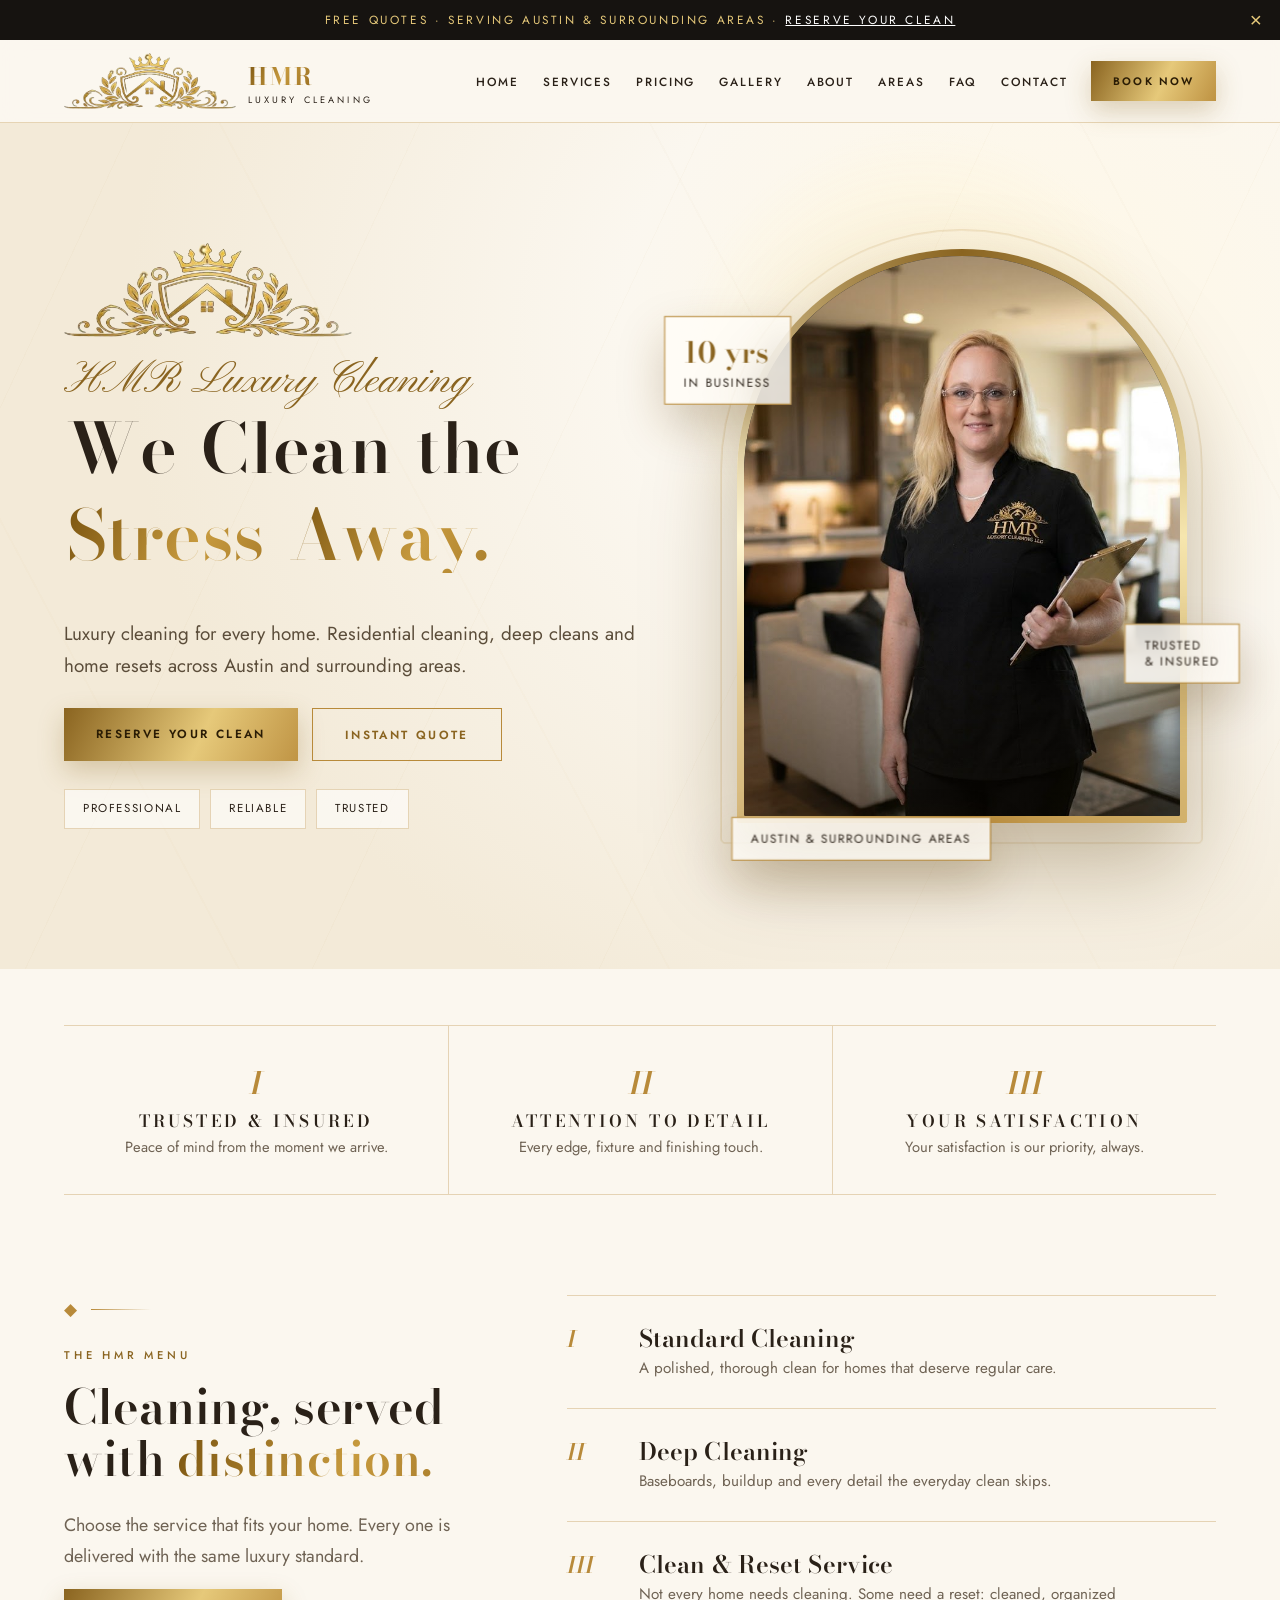
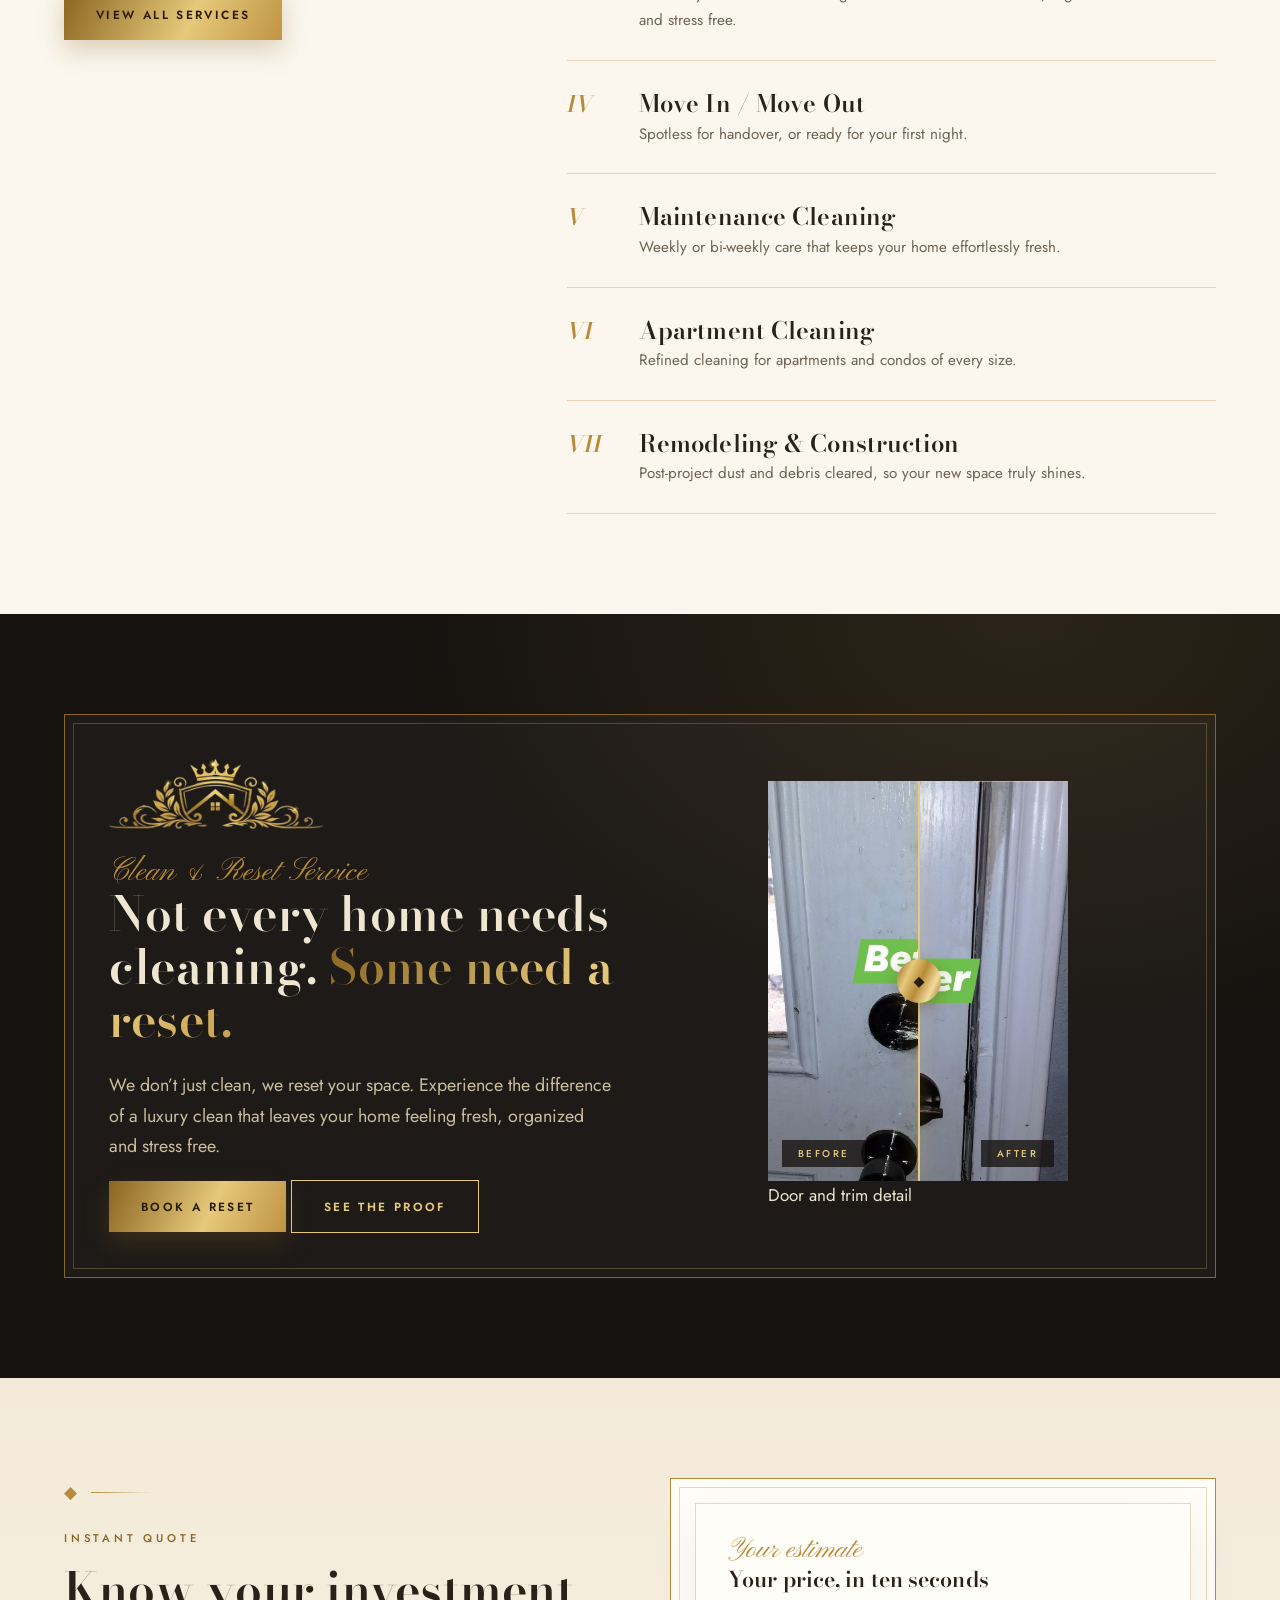
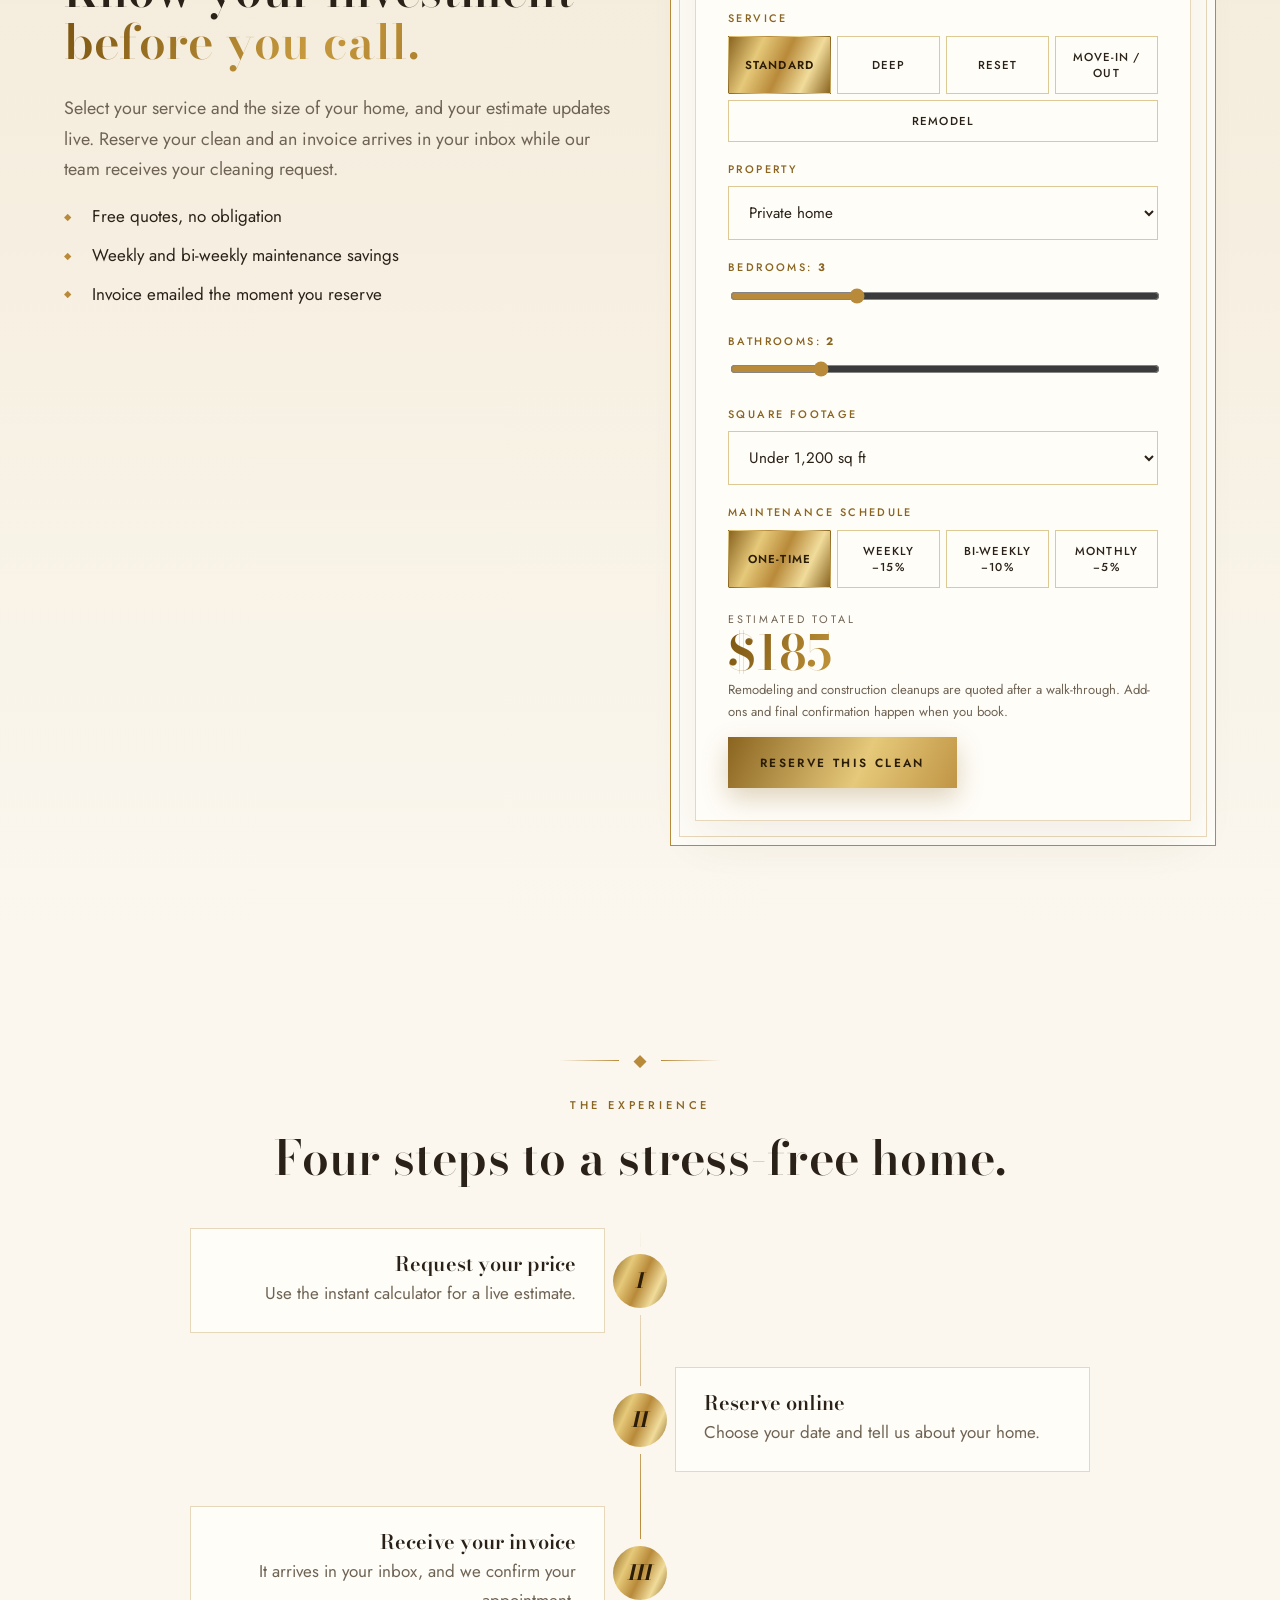
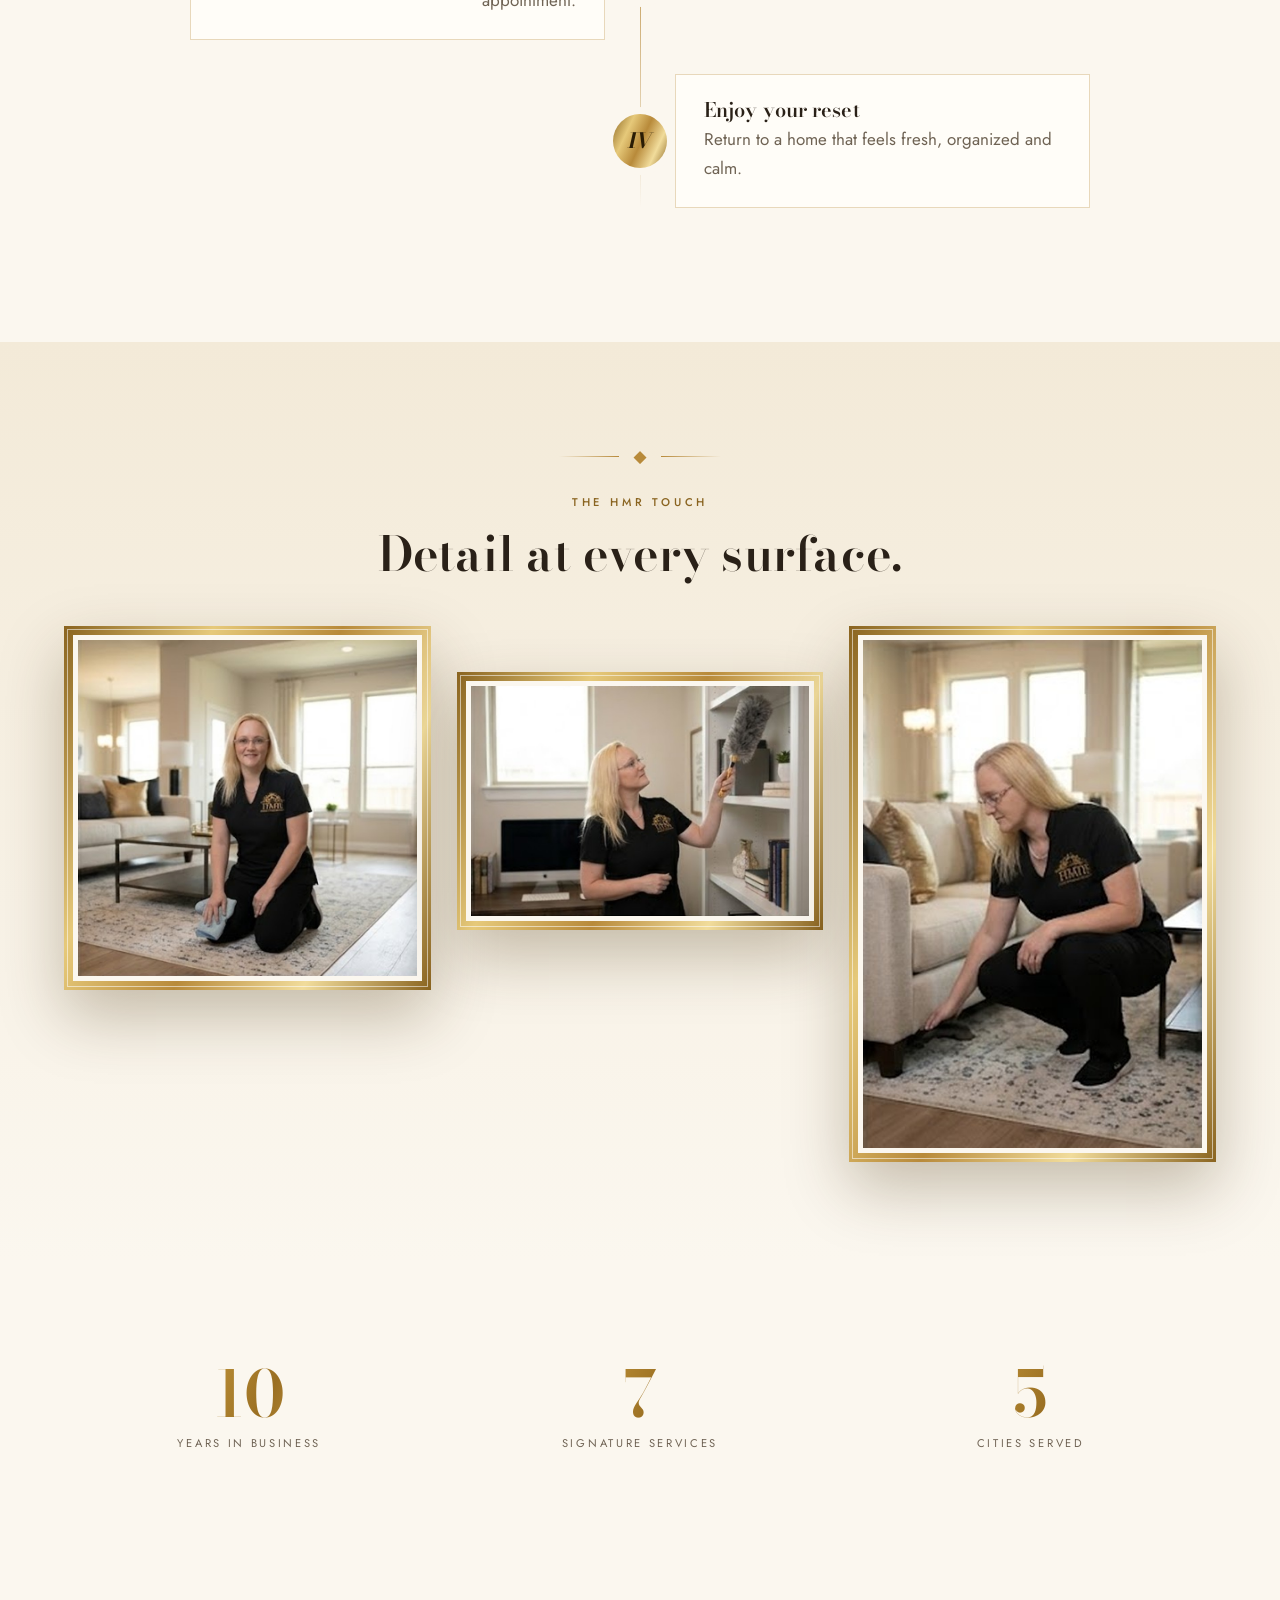
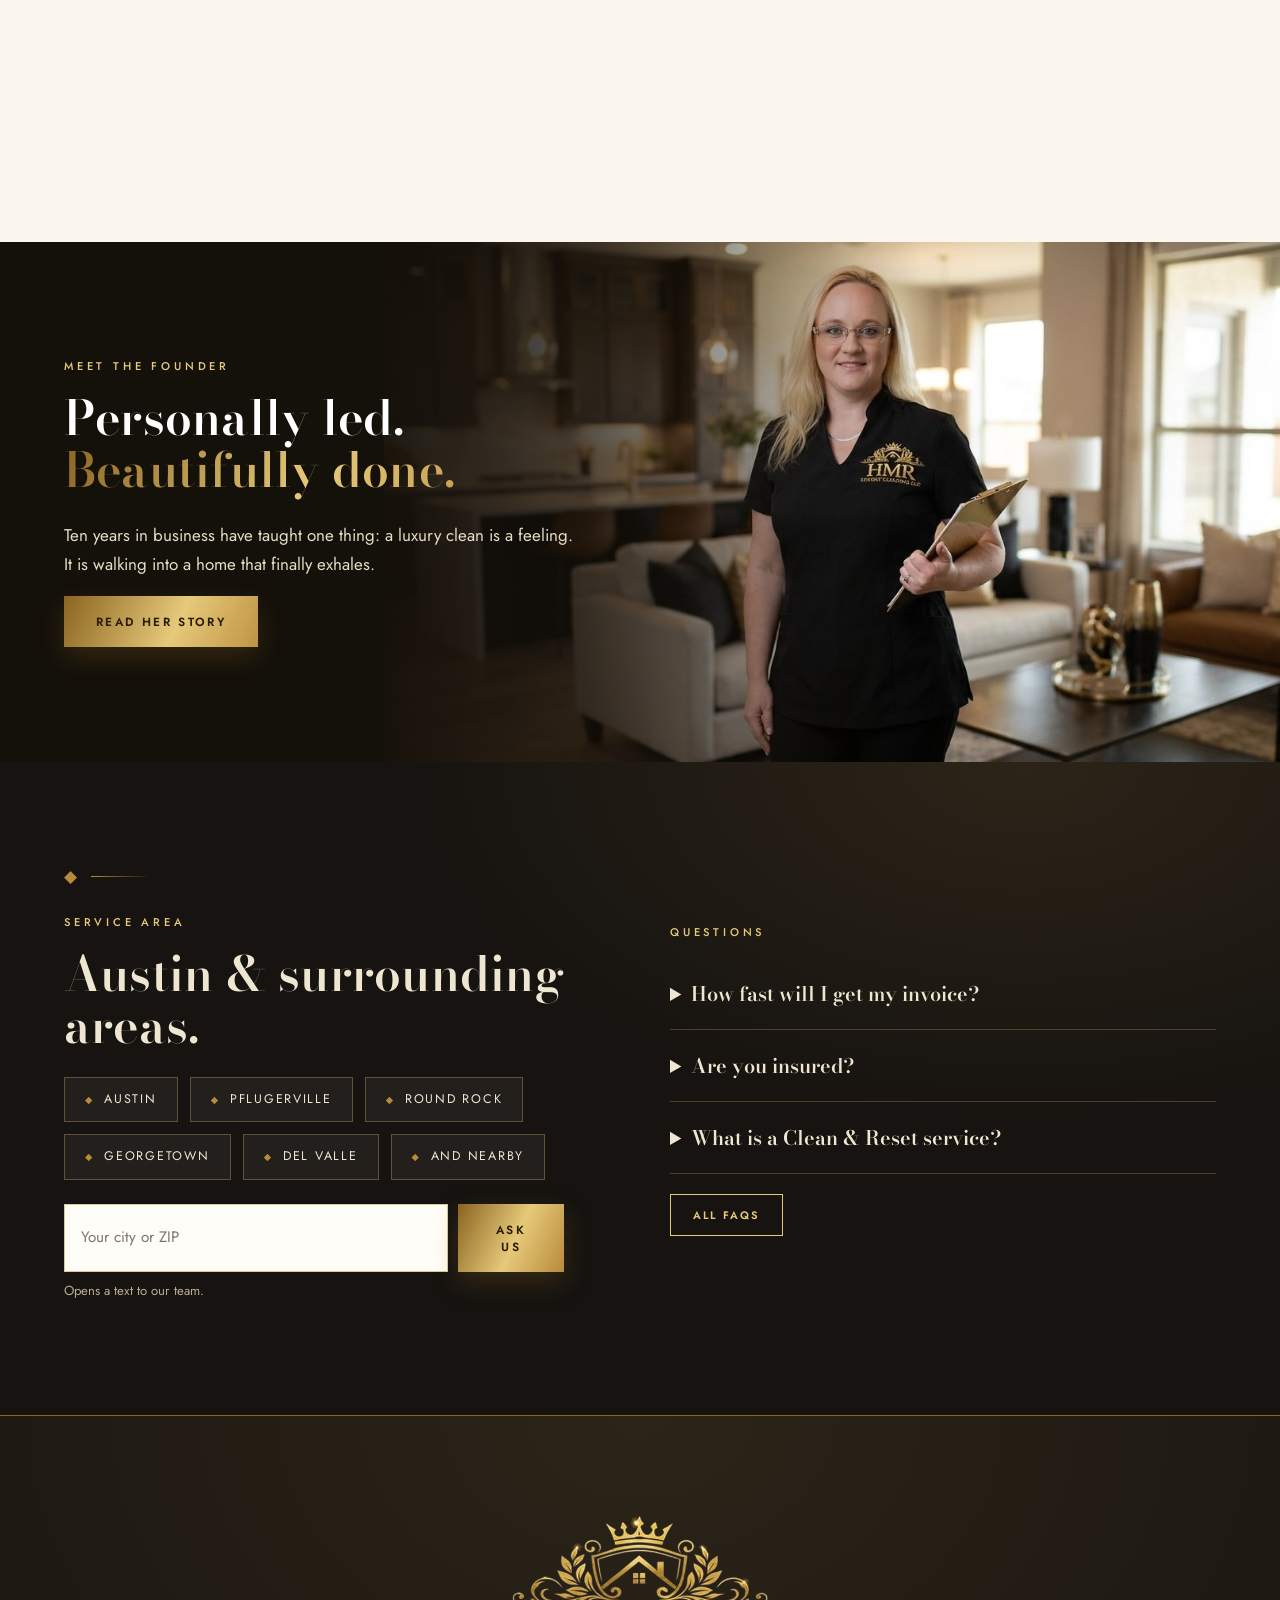
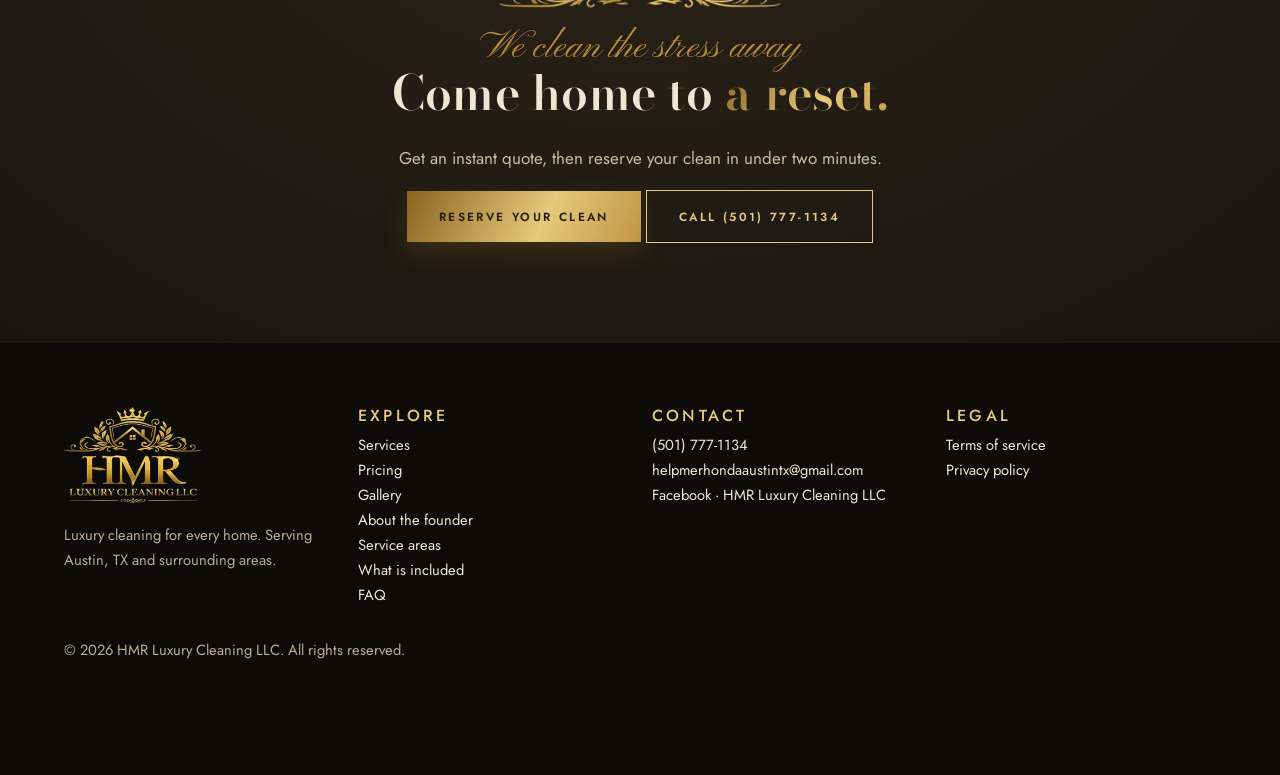
<file: index.html>
<!doctype html>
<html lang="en">
  <head>
    <meta charset="utf-8" />
    <meta
      name="viewport"
      content="width=device-width, initial-scale=1, viewport-fit=cover"
    />
    <script>
      try {
        if (
          sessionStorage.getItem("curt") ||
          matchMedia("(prefers-reduced-motion: reduce)")
            .matches
        )
          document.documentElement.classList.add("nocurt");
        else sessionStorage.setItem("curt", "1");
      } catch (e) {}
    </script>
    <title>
      HMR Luxury Cleaning LLC | Luxury House Cleaning in
      Austin, TX
    </title>
    <meta
      name="description"
      content="We clean the stress away. Luxury residential, deep, move-out and maintenance cleaning in Austin and surrounding areas. Instant quotes and online booking."
    />
    <meta
      name="theme-color"
      content="#161310"
    />
    <meta
      property="og:title"
      content="HMR Luxury Cleaning LLC | Luxury House Cleaning in Austin, TX"
    />
    <meta
      property="og:image"
      content="images/banner.jpg"
    />
    <link
      rel="icon"
      href="images/favicon.png"
    />
    <link
      rel="preconnect"
      href="https://fonts.googleapis.com"
    />
    <link
      rel="preconnect"
      href="https://fonts.gstatic.com"
      crossorigin
    />
    <link
      href="https://fonts.googleapis.com/css2?family=Bodoni+Moda:ital,wght@0,600;0,700;1,600&family=Jost:wght@400;500;600&family=Pinyon+Script&display=swap"
      rel="stylesheet"
    />
    <link
      rel="stylesheet"
      href="css/style.css"
    />
    <script type="application/ld+json">
      {
        "@context": "https://schema.org",
        "@type": "HouseCleaningService",
        "name": "HMR Luxury Cleaning LLC",
        "telephone": "+15017771134",
        "email": "helpmerhondaaustintx@gmail.com",
        "slogan": "We Clean the Stress Away",
        "address": {
          "@type": "PostalAddress",
          "addressLocality": "Austin",
          "addressRegion": "TX",
          "addressCountry": "US"
        },
        "areaServed": [
          "Austin, TX",
          "Pflugerville, TX",
          "Round Rock, TX",
          "Georgetown, TX",
          "Del Valle, TX"
        ]
      }
    </script>
  </head>
  <body>
    <a
      class="skip"
      href="#main"
      >Skip to content</a
    >
    <div class="promo">
      Free quotes · Serving Austin &amp; surrounding areas ·
      <a href="book.html#form">Reserve your clean</a
      ><button aria-label="Close banner">×</button>
    </div>
    <header class="top">
      <div class="wrap">
        <a
          class="logo"
          href="index.html"
          ><img
            src="images/crest-gold.png"
            alt=""
            width="144"
            height="47"
          /><span
            ><b>HMR</b><small>Luxury Cleaning</small></span
          ></a
        >
        <button
          class="burger"
          aria-label="Menu"
          aria-expanded="false"
        >
          Menu
        </button>
        <nav
          id="nav"
          aria-label="Main"
        >
          <a href="index.html">Home</a
          ><a href="services.html">Services</a
          ><a href="pricing.html">Pricing</a
          ><a href="gallery.html">Gallery</a
          ><a href="about.html">About</a
          ><a href="areas.html">Areas</a
          ><a href="faq.html">FAQ</a
          ><a href="contact.html">Contact</a
          ><a
            class="btn sm"
            href="book.html#form"
            style="margin-left: 10px"
            >Book now</a
          >
        </nav>
      </div>
    </header>
    <main id="main">
      <section class="hero">
        <canvas
          id="fx"
          aria-hidden="true"
        ></canvas>
        <div class="spot"></div>
        <div class="sweep"></div>
        <div
          class="curtain"
          aria-hidden="true"
        >
          <i class="cl"></i><i class="cr"></i
          ><img
            src="images/logo-gold.png"
            alt=""
          />
        </div>
        <div class="wrap">
          <div>
            <span
              class="foil in"
              style="--d: 0.4s"
              ><img
                src="images/crest-gold.png"
                alt="HMR Luxury Cleaning crest"
                width="288"
                height="94" /></span
            ><span
              class="heroscript in"
              style="--d: 0.6s"
              >HMR Luxury Cleaning</span
            >
            <h1 data-split>
              We Clean the
              <span class="gfw">Stress Away.</span>
            </h1>
            <p
              class="in lead"
              style="--d: 1.5s"
            >
              Luxury cleaning for every home. Residential
              cleaning, deep cleans and home resets across
              Austin and surrounding areas.
            </p>
            <div
              class="in"
              style="
                --d: 1.7s;
                display: flex;
                gap: 14px;
                flex-wrap: wrap;
                margin-top: 26px;
              "
            >
              <a
                class="btn"
                href="book.html#form"
                >Reserve your clean</a
              ><a
                class="btn ghost"
                href="index.html#quote"
                >Instant quote</a
              >
            </div>
            <ul
              class="chips in"
              style="--d: 1.9s"
            >
              <li>Professional</li>
              <li>Reliable</li>
              <li>Trusted</li>
            </ul>
          </div>
          <div class="stage">
            <div class="tilt">
              <div class="ring"></div>
              <div class="arch">
                <div class="arch-in">
                  <img
                    src="images/ceo-portrait.jpg"
                    alt="The founder of HMR Luxury Cleaning in her black HMR uniform, holding a gold clipboard in a luxury kitchen and living room"
                    width="900"
                    height="1205"
                  />
                </div>
              </div>
              <div class="chip c1">
                <b>10 yrs</b>in business
              </div>
              <div class="chip c2">
                Trusted<br />&amp; insured
              </div>
              <div class="chip c3">
                Austin &amp; surrounding areas
              </div>
            </div>
          </div>
        </div>
      </section>
      <section
        class="sec"
        style="padding: 56px 0 0"
      >
        <div class="wrap">
          <div class="trio">
            <div class="rv">
              <span class="rn">I</span>
              <h3>Trusted &amp; insured</h3>
              <p>
                Peace of mind from the moment we arrive.
              </p>
            </div>
            <div class="rv">
              <span class="rn">II</span>
              <h3>Attention to detail</h3>
              <p>
                Every edge, fixture and finishing touch.
              </p>
            </div>
            <div class="rv">
              <span class="rn">III</span>
              <h3>Your satisfaction</h3>
              <p>
                Your satisfaction is our priority, always.
              </p>
            </div>
          </div>
        </div>
      </section>

      <section class="sec">
        <div class="wrap split">
          <div>
            <div class="orn l">◆</div>
            <span class="eyebrow">The HMR menu</span>
            <h2>
              Cleaning, served with
              <span class="gold">distinction.</span>
            </h2>
            <p class="lead">
              Choose the service that fits your home. Every
              one is delivered with the same luxury
              standard.
            </p>
            <a
              class="btn"
              href="services.html"
              >View all services</a
            >
          </div>
          <div>
            <a
              class="mi rv"
              href="book.html?svc=standard&freq=once&prop=home#form"
              ><span class="rn">I</span>
              <div>
                <h3>Standard Cleaning</h3>
                <p>
                  A polished, thorough clean for homes that
                  deserve regular care.
                </p>
              </div>
              <span class="ar">Reserve →</span></a
            ><a
              class="mi rv"
              href="book.html?svc=deep&freq=once&prop=home#form"
              ><span class="rn">II</span>
              <div>
                <h3>Deep Cleaning</h3>
                <p>
                  Baseboards, buildup and every detail the
                  everyday clean skips.
                </p>
              </div>
              <span class="ar">Reserve →</span></a
            ><a
              class="mi rv"
              href="book.html?svc=reset&freq=once&prop=home#form"
              ><span class="rn">III</span>
              <div>
                <h3>Clean &amp; Reset Service</h3>
                <p>
                  Not every home needs cleaning. Some need a
                  reset: cleaned, organized and stress free.
                </p>
              </div>
              <span class="ar">Reserve →</span></a
            ><a
              class="mi rv"
              href="book.html?svc=move&freq=once&prop=home#form"
              ><span class="rn">IV</span>
              <div>
                <h3>Move In / Move Out</h3>
                <p>
                  Spotless for handover, or ready for your
                  first night.
                </p>
              </div>
              <span class="ar">Reserve →</span></a
            ><a
              class="mi rv"
              href="book.html?svc=standard&freq=weekly&prop=home#form"
              ><span class="rn">V</span>
              <div>
                <h3>Maintenance Cleaning</h3>
                <p>
                  Weekly or bi-weekly care that keeps your
                  home effortlessly fresh.
                </p>
              </div>
              <span class="ar">Reserve →</span></a
            ><a
              class="mi rv"
              href="book.html?svc=standard&freq=once&prop=apartment#form"
              ><span class="rn">VI</span>
              <div>
                <h3>Apartment Cleaning</h3>
                <p>
                  Refined cleaning for apartments and condos
                  of every size.
                </p>
              </div>
              <span class="ar">Reserve →</span></a
            ><a
              class="mi rv"
              href="book.html?svc=construct&freq=once&prop=home#form"
              ><span class="rn">VII</span>
              <div>
                <h3>Remodeling &amp; Construction</h3>
                <p>
                  Post-project dust and debris cleared, so
                  your new space truly shines.
                </p>
              </div>
              <span class="ar">Reserve →</span></a
            >
          </div>
        </div>
      </section>
      <section class="sec dark">
        <div class="wrap">
          <div
            class="frame two"
            style="gap: 50px"
          >
            <div>
              <img
                src="images/crest-gold.png"
                alt=""
                style="height: 70px; margin-bottom: 18px"
              /><span
                class="script"
                style="font-size: 2rem; display: block"
                >Clean &amp; Reset Service</span
              >
              <h2>
                Not every home needs cleaning.
                <span class="gold">Some need a reset.</span>
              </h2>
              <p class="lead">
                We don’t just clean, we reset your space.
                Experience the difference of a luxury clean
                that leaves your home feeling fresh,
                organized and stress free.
              </p>
              <a
                class="btn"
                href="book.html?svc=reset#form"
                >Book a reset</a
              >
              <a
                class="btn ghost"
                href="gallery.html"
                >See the proof</a
              >
            </div>
            <div
              style="
                max-width: 380px;
                justify-self: center;
                width: 100%;
              "
            >
              <figure
                class="rv"
                data-c="detail"
              >
                <div
                  class="ba"
                  style="--p: 50%"
                >
                  <div class="b">
                    <img
                      src="images/gallery/pair1-before.jpg"
                      alt="Door and trim detail before cleaning"
                      loading="lazy"
                    />Before<span class="lbl">Before</span>
                  </div>
                  <div class="a">
                    <img
                      src="images/gallery/pair1-after.jpg"
                      alt="Door and trim detail after cleaning"
                      loading="lazy"
                    />After<span class="lbl">After</span>
                  </div>
                  <div class="bar"></div>
                  <input
                    type="range"
                    min="0"
                    max="100"
                    value="50"
                    aria-label="Drag to compare Door and trim detail before and after"
                  />
                </div>
                <figcaption>
                  Door and trim detail
                </figcaption>
              </figure>
            </div>
          </div>
        </div>
      </section>
      <section
        class="sec cream"
        id="quote"
      >
        <div
          class="wrap two"
          style="align-items: start"
        >
          <div style="position: sticky; top: 120px">
            <div class="orn l">◆</div>
            <span class="eyebrow">Instant quote</span>
            <h2>
              Know your investment
              <span class="gold">before you call.</span>
            </h2>
            <p class="lead">
              Select your service and the size of your home,
              and your estimate updates live. Reserve your
              clean and an invoice arrives in your inbox
              while our team receives your cleaning request.
            </p>
            <ul class="tick">
              <li>Free quotes, no obligation</li>
              <li>
                Weekly and bi-weekly maintenance savings
              </li>
              <li>
                Invoice emailed the moment you reserve
              </li>
            </ul>
          </div>
          <div
            class="frame"
            style="padding: 14px"
          >
            <div style="padding: 10px">
              <div
                class="card"
                id="mc"
              >
                <span
                  class="script"
                  style="font-size: 1.8rem"
                  >Your estimate</span
                >
                <h3 style="margin-top: 2px">
                  Your price, in ten seconds
                </h3>
                <label>Service</label>
                <div
                  class="seg"
                  id="mc-svc"
                >
                  <button
                    data-v="standard"
                    class="on"
                  >
                    Standard</button
                  ><button data-v="deep">Deep</button
                  ><button data-v="reset">Reset</button
                  ><button data-v="move">
                    Move-in / out</button
                  ><button data-v="construct">
                    Remodel
                  </button>
                </div>
                <label for="mc-prop">Property</label
                ><select id="mc-prop"></select>
                <div id="mc-bedwrap">
                  <label for="mc-bed"
                    >Bedrooms: <b id="mc-bv">3</b></label
                  ><input
                    id="mc-bed"
                    type="range"
                    min="1"
                    max="8"
                    value="3"
                  />
                </div>
                <label for="mc-bath"
                  >Bathrooms: <b id="mc-bav">2</b></label
                ><input
                  id="mc-bath"
                  type="range"
                  min="1"
                  max="6"
                  value="2"
                />
                <div id="mc-sqwrap">
                  <label for="mc-sq">Square footage</label
                  ><select id="mc-sq"></select>
                </div>
                <div id="mc-freqwrap">
                  <label>Maintenance schedule</label>
                  <div
                    class="seg"
                    id="mc-freq"
                  >
                    <button
                      data-v="once"
                      class="on"
                    >
                      One-time</button
                    ><button data-v="weekly">
                      Weekly −15%</button
                    ><button data-v="biweekly">
                      Bi-weekly −10%</button
                    ><button data-v="monthly">
                      Monthly −5%
                    </button>
                  </div>
                </div>
                <p
                  class="from"
                  style="margin: 22px 0 0"
                >
                  Estimated total
                </p>
                <div
                  class="big"
                  id="mc-price"
                >
                  $0
                </div>
                <p class="note">
                  Remodeling and construction cleanups are
                  quoted after a walk-through. Add-ons and
                  final confirmation happen when you book.
                </p>
                <a
                  class="btn"
                  id="mc-go"
                  href="book.html#form"
                  >Reserve this clean</a
                >
              </div>
            </div>
          </div>
        </div>
      </section>
      <section class="sec">
        <div class="wrap">
          <div style="text-align: center">
            <div
              class="orn"
              style="justify-content: center"
            >
              ◆
            </div>
            <span class="eyebrow">The experience</span>
            <h2>Four steps to a stress-free home.</h2>
          </div>
          <div class="tl">
            <div class="ti rv">
              <div class="box">
                <h3>Request your price</h3>
                <p>
                  Use the instant calculator for a live
                  estimate.
                </p>
              </div>
              <div class="dot">I</div>
            </div>
            <div class="ti rv">
              <div class="box">
                <h3>Reserve online</h3>
                <p>
                  Choose your date and tell us about your
                  home.
                </p>
              </div>
              <div class="dot">II</div>
            </div>
            <div class="ti rv">
              <div class="box">
                <h3>Receive your invoice</h3>
                <p>
                  It arrives in your inbox, and we confirm
                  your appointment.
                </p>
              </div>
              <div class="dot">III</div>
            </div>
            <div class="ti rv">
              <div class="box">
                <h3>Enjoy your reset</h3>
                <p>
                  Return to a home that feels fresh,
                  organized and calm.
                </p>
              </div>
              <div class="dot">IV</div>
            </div>
          </div>
        </div>
      </section>
      <section class="sec cream">
        <div class="wrap">
          <div
            style="text-align: center; margin-bottom: 46px"
          >
            <div
              class="orn"
              style="justify-content: center"
            >
              ◆
            </div>
            <span class="eyebrow">The HMR touch</span>
            <h2>Detail at every surface.</h2>
          </div>
          <div class="gilts">
            <div class="gilt rv">
              <img
                src="images/ceo-kneel.jpg"
                alt="Founder kneeling to wipe a living room coffee table"
                loading="lazy"
              />
            </div>
            <div class="gilt rv">
              <img
                src="images/ceo-dust.jpg"
                alt="Founder dusting built-in shelves with a feather duster"
                loading="lazy"
              />
            </div>
            <div class="gilt rv">
              <img
                src="images/ceo-crouch.jpg"
                alt="Founder crouching to inspect a living room rug"
                loading="lazy"
              />
            </div>
          </div>
        </div>
      </section>
      <section class="sec">
        <div class="wrap">
          <div class="stats">
            <div class="rv">
              <div
                class="n"
                data-to="10"
              >
                0
              </div>
              <span>Years in business</span>
            </div>
            <div class="rv">
              <div
                class="n"
                data-to="7"
              >
                0
              </div>
              <span>Signature services</span>
            </div>
            <div class="rv">
              <div
                class="n"
                data-to="5"
              >
                0
              </div>
              <span>Cities served</span>
            </div>
          </div>
          <div
            class="grid"
            style="margin-top: 56px"
          >
            <div class="why rv">
              <div class="ic">🛡️</div>
              <h3>Trusted &amp; insured</h3>
              <p>
                Your home is in careful, protected hands.
              </p>
            </div>
            <div class="why rv">
              <div class="ic">🎨</div>
              <h3>Color-coded system</h3>
              <p>
                Dedicated colors for dedicated areas, so
                every surface gets the right care.
              </p>
            </div>
            <div class="why rv">
              <div class="ic">🏡</div>
              <h3>Every home, every size</h3>
              <p>
                Houses, apartments, move-outs and
                construction cleanups.
              </p>
            </div>
            <div class="why rv">
              <div class="ic">📅</div>
              <h3>Weekly or bi-weekly</h3>
              <p>
                Maintenance schedules that keep your home
                guest-ready.
              </p>
            </div>
          </div>
        </div>
      </section>
      <section class="banner">
        <img
          src="images/ceo-wide.jpg"
          alt="The founder of HMR Luxury Cleaning standing in a luxury open-plan kitchen and living room"
          loading="lazy"
        />
        <div class="wrap">
          <div style="max-width: 520px">
            <span class="eyebrow">Meet the founder</span>
            <h2>
              Personally led.
              <span class="gold">Beautifully done.</span>
            </h2>
            <p>
              Ten years in business have taught one thing: a
              luxury clean is a feeling. It is walking into
              a home that finally exhales.
            </p>
            <a
              class="btn"
              href="about.html"
              >Read her story</a
            >
          </div>
        </div>
      </section>
      <section class="sec dark">
        <div class="wrap two">
          <div>
            <div class="orn l">◆</div>
            <span class="eyebrow">Service area</span>
            <h2>Austin &amp; surrounding areas.</h2>
            <ul class="pins">
              <li>Austin</li>
              <li>Pflugerville</li>
              <li>Round Rock</li>
              <li>Georgetown</li>
              <li>Del Valle</li>
              <li>and nearby</li>
            </ul>
            <form
              id="area"
              style="
                display: flex;
                gap: 10px;
                max-width: 500px;
              "
            >
              <input
                id="area-c"
                placeholder="Your city or ZIP"
                required
                aria-label="Your city or ZIP"
                style="background: #fffdf7"
              /><button
                class="btn"
                type="submit"
              >
                Ask us
              </button>
            </form>
            <p
              class="note"
              style="color: #b9ad92; margin-top: 8px"
            >
              Opens a text to our team.
            </p>
          </div>
          <div>
            <span class="eyebrow">Questions</span>
            <details>
              <summary>
                How fast will I get my invoice?
              </summary>
              <p>
                Right after you reserve, an invoice is
                emailed to you and our team receives your
                cleaning request.
              </p>
            </details>
            <details>
              <summary>Are you insured?</summary>
              <p>
                Yes. HMR Luxury Cleaning is trusted and
                insured.
              </p>
            </details>
            <details>
              <summary>
                What is a Clean &amp; Reset service?
              </summary>
              <p>
                A deeper service that leaves your home
                cleaned, organized and stress free, for
                homes that need more than a standard clean.
              </p>
            </details>
            <p style="margin-top: 20px">
              <a
                class="btn ghost sm"
                href="faq.html"
                >All FAQs</a
              >
            </p>
          </div>
        </div>
      </section>
    </main>
    <section class="band">
      <div class="wrap">
        <img
          class="bm"
          src="images/crest-gold.png"
          alt=""
        /><span
          class="script"
          style="display: block; font-size: 2.4rem"
          >We clean the stress away</span
        >
        <h2>
          Come home to <span class="gold">a reset.</span>
        </h2>
        <p>
          Get an instant quote, then reserve your clean in
          under two minutes.
        </p>
        <a
          class="btn"
          href="book.html#form"
          >Reserve your clean</a
        >
        <a
          class="btn ghost"
          href="tel:+15017771134"
          >Call (501) 777-1134</a
        >
      </div>
    </section>
    <footer>
      <div class="wrap grid">
        <div>
          <img
            src="images/logo-gold.png"
            alt="HMR Luxury Cleaning LLC logo"
          />
          <p>
            Luxury cleaning for every home. Serving Austin,
            TX and surrounding areas.
          </p>
        </div>
        <div>
          <h3>Explore</h3>
          <a href="services.html">Services</a><br /><a
            href="pricing.html"
            >Pricing</a
          ><br /><a href="gallery.html">Gallery</a><br /><a
            href="about.html"
            >About the founder</a
          ><br /><a href="areas.html">Service areas</a
          ><br /><a href="checklist.html"
            >What is included</a
          ><br /><a href="faq.html">FAQ</a>
        </div>
        <div>
          <h3>Contact</h3>
          <a href="tel:+15017771134">(501) 777-1134</a
          ><br /><a
            href="mailto:helpmerhondaaustintx@gmail.com"
            >helpmerhondaaustintx@gmail.com</a
          ><br /><a
            href="https://www.facebook.com/search/top?q=HMR%20Luxury%20Cleaning%20LLC"
            rel="noopener"
            >Facebook · HMR Luxury Cleaning LLC</a
          >
        </div>
        <div>
          <h3>Legal</h3>
          <a href="terms.html">Terms of service</a><br /><a
            href="privacy.html"
            >Privacy policy</a
          >
        </div>
      </div>
      <div
        class="wrap"
        style="margin-top: 30px"
      >
        © <span data-year></span> HMR Luxury Cleaning LLC.
        All rights reserved.
      </div>
    </footer>
    <div class="sticky">
      <a
        class="btn ghost"
        href="tel:+15017771134"
        >Call</a
      ><a
        class="btn"
        href="book.html#form"
        >Book now</a
      >
    </div>
    <div
      class="modal"
      id="pop"
      role="dialog"
      aria-modal="true"
      aria-label="Free quote"
    >
      <div class="card">
        <button
          class="x"
          aria-label="Close"
        >
          ×</button
        ><span class="script">Before you go</span>
        <h3>See your price in ten seconds.</h3>
        <p>No account and no obligation.</p>
        <a
          class="btn"
          href="index.html#quote"
          >Get my price</a
        >
        <button
          class="btn ghost sm"
          data-close
        >
          No thanks
        </button>
      </div>
    </div>
    <script src="js/script.js"></script>
  </body>
</html>
</file>
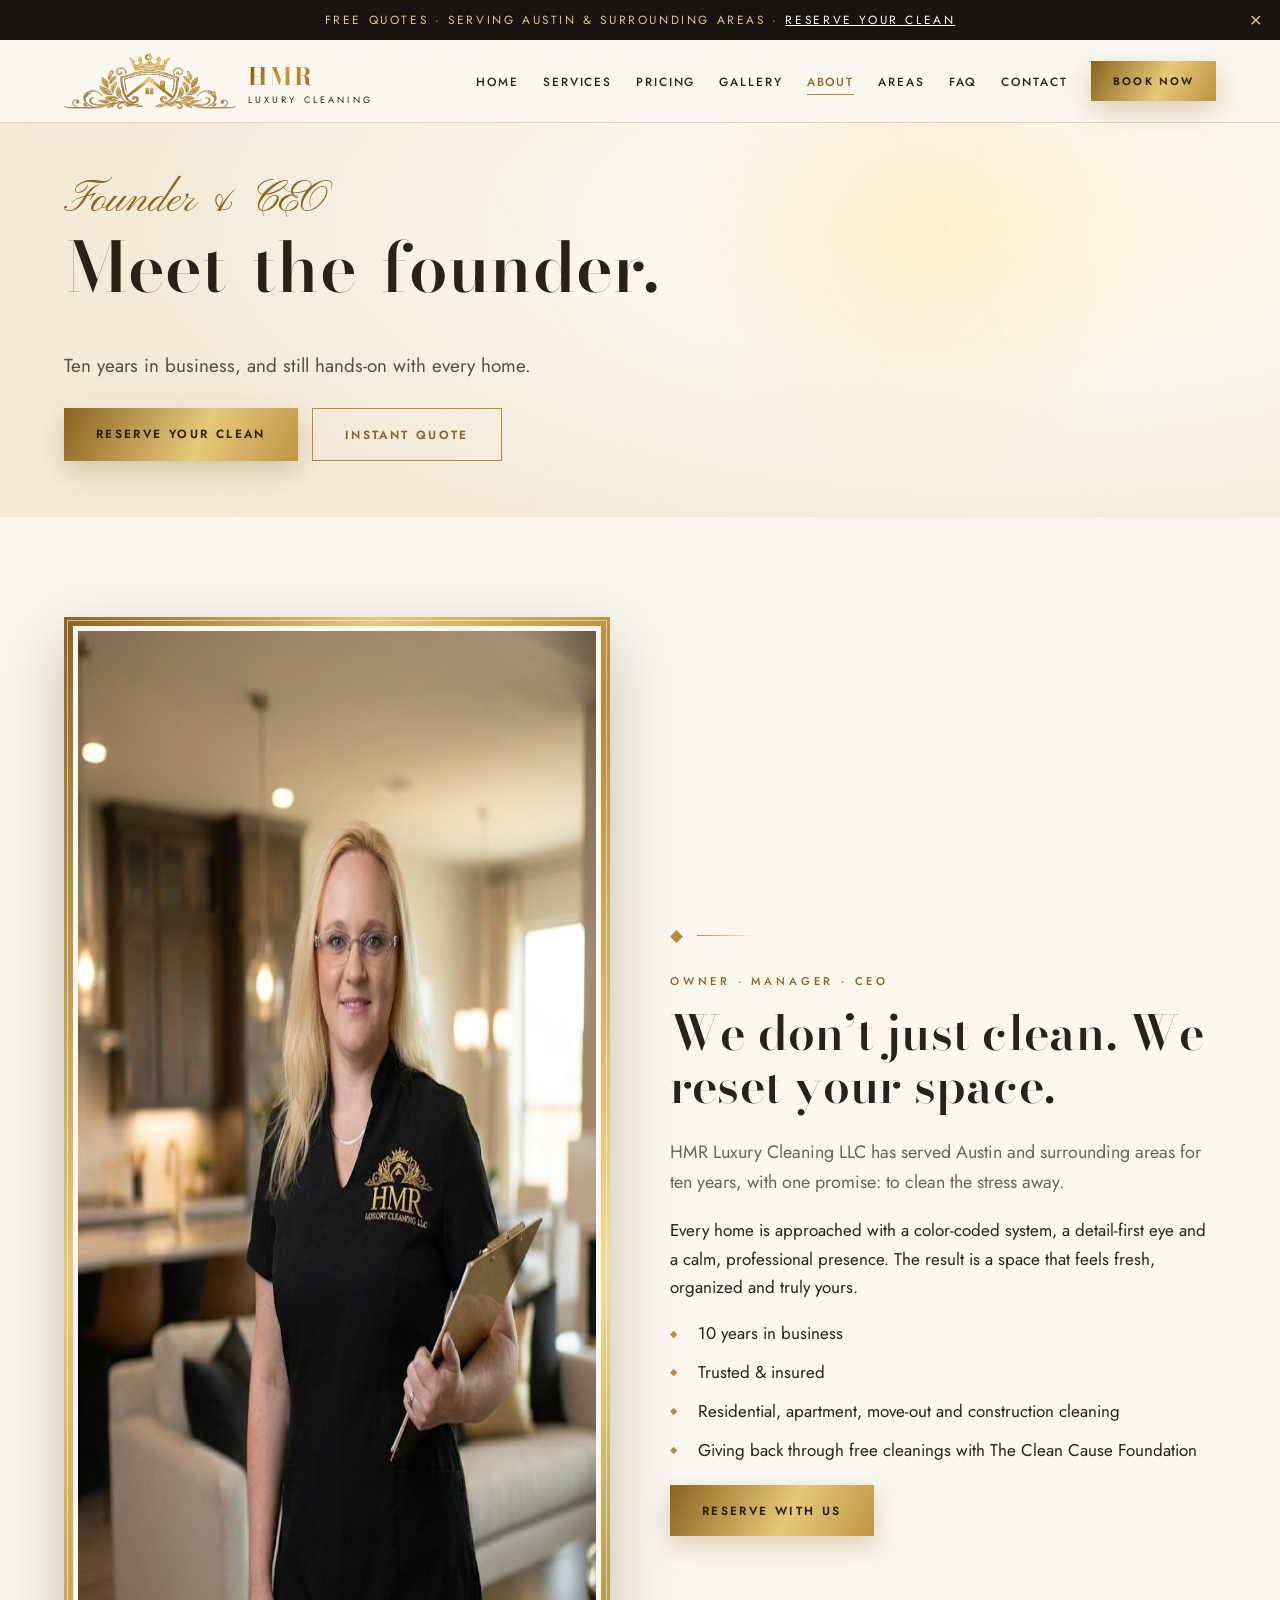
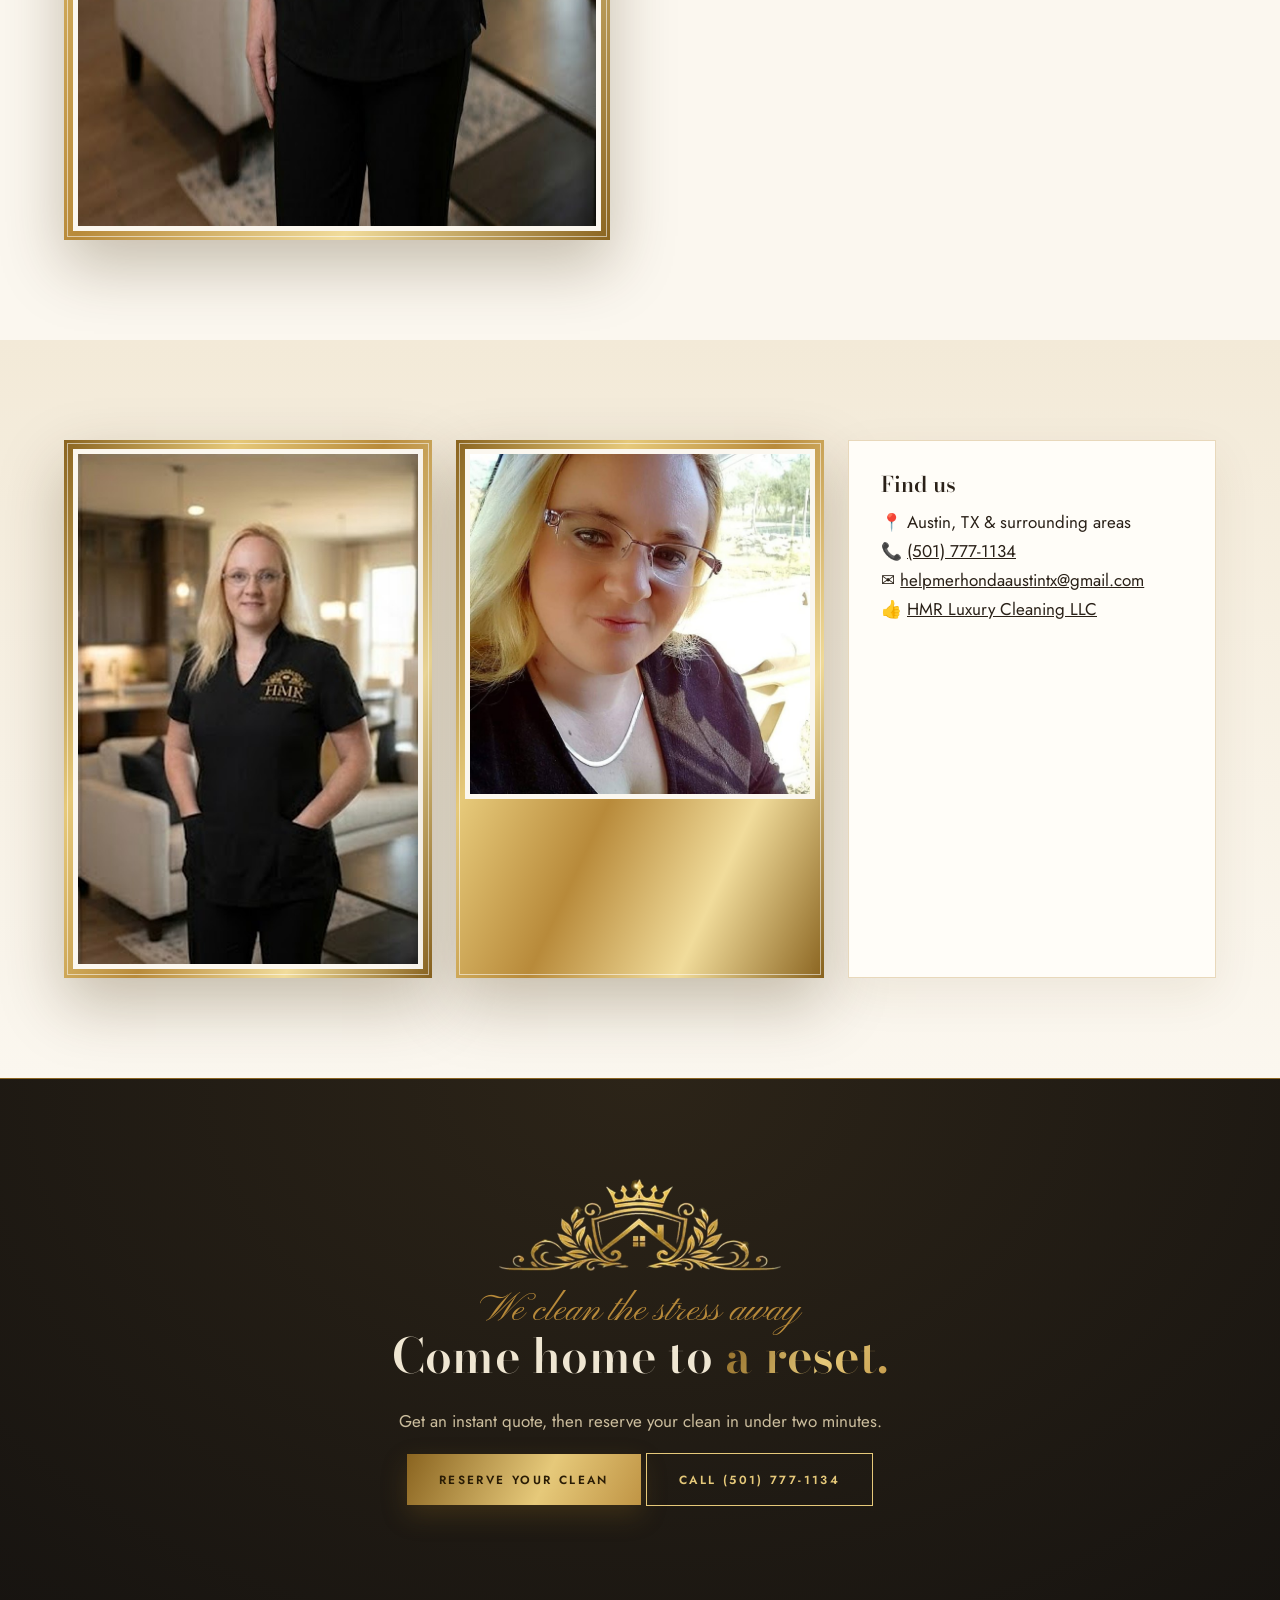
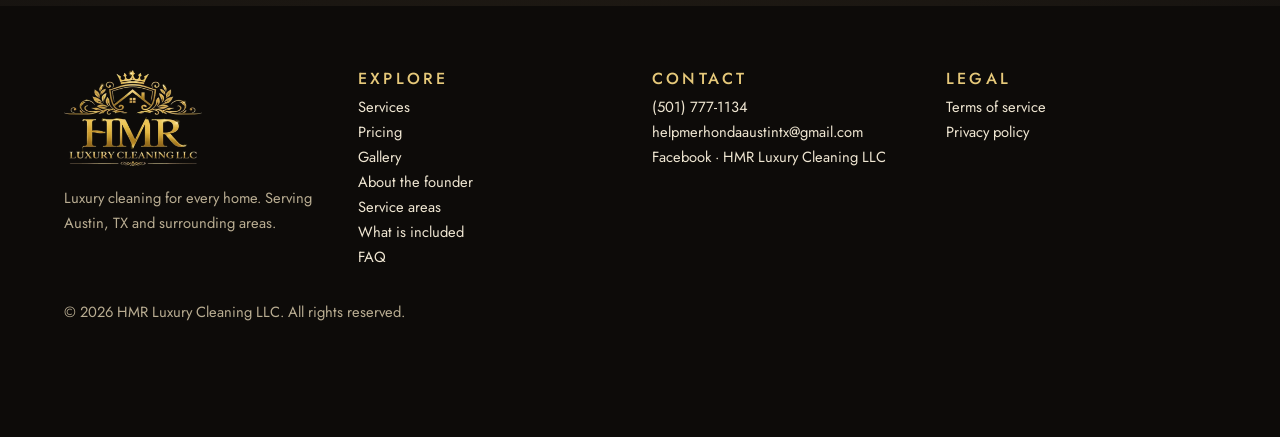
<file: about.html>
<!doctype html>
<html lang="en">
  <head>
    <meta charset="utf-8" />
    <meta
      name="viewport"
      content="width=device-width, initial-scale=1, viewport-fit=cover"
    />
    <script>
      try {
        if (
          sessionStorage.getItem("curt") ||
          matchMedia("(prefers-reduced-motion: reduce)")
            .matches
        )
          document.documentElement.classList.add("nocurt");
        else sessionStorage.setItem("curt", "1");
      } catch (e) {}
    </script>
    <title>
      About the Founder | HMR Luxury Cleaning LLC
    </title>
    <meta
      name="description"
      content="Meet the founder and CEO of HMR Luxury Cleaning LLC, ten years in business serving Austin, TX."
    />
    <meta
      name="theme-color"
      content="#161310"
    />
    <meta
      property="og:title"
      content="About the Founder | HMR Luxury Cleaning LLC"
    />
    <meta
      property="og:image"
      content="images/banner.jpg"
    />
    <link
      rel="icon"
      href="images/favicon.png"
    />
    <link
      rel="preconnect"
      href="https://fonts.googleapis.com"
    />
    <link
      rel="preconnect"
      href="https://fonts.gstatic.com"
      crossorigin
    />
    <link
      href="https://fonts.googleapis.com/css2?family=Bodoni+Moda:ital,wght@0,600;0,700;1,600&family=Jost:wght@400;500;600&family=Pinyon+Script&display=swap"
      rel="stylesheet"
    />
    <link
      rel="stylesheet"
      href="css/style.css"
    />
    <script type="application/ld+json">
      {
        "@context": "https://schema.org",
        "@type": "HouseCleaningService",
        "name": "HMR Luxury Cleaning LLC",
        "telephone": "+15017771134",
        "email": "helpmerhondaaustintx@gmail.com",
        "slogan": "We Clean the Stress Away",
        "address": {
          "@type": "PostalAddress",
          "addressLocality": "Austin",
          "addressRegion": "TX",
          "addressCountry": "US"
        },
        "areaServed": [
          "Austin, TX",
          "Pflugerville, TX",
          "Round Rock, TX",
          "Georgetown, TX",
          "Del Valle, TX"
        ]
      }
    </script>
  </head>
  <body>
    <a
      class="skip"
      href="#main"
      >Skip to content</a
    >
    <div class="promo">
      Free quotes · Serving Austin &amp; surrounding areas ·
      <a href="book.html#form">Reserve your clean</a
      ><button aria-label="Close banner">×</button>
    </div>
    <header class="top">
      <div class="wrap">
        <a
          class="logo"
          href="index.html"
          ><img
            src="images/crest-gold.png"
            alt=""
            width="144"
            height="47"
          /><span
            ><b>HMR</b><small>Luxury Cleaning</small></span
          ></a
        >
        <button
          class="burger"
          aria-label="Menu"
          aria-expanded="false"
        >
          Menu
        </button>
        <nav
          id="nav"
          aria-label="Main"
        >
          <a href="index.html">Home</a
          ><a href="services.html">Services</a
          ><a href="pricing.html">Pricing</a
          ><a href="gallery.html">Gallery</a
          ><a
            href="about.html"
            class="on"
            >About</a
          ><a href="areas.html">Areas</a
          ><a href="faq.html">FAQ</a
          ><a href="contact.html">Contact</a
          ><a
            class="btn sm"
            href="book.html#form"
            style="margin-left: 10px"
            >Book now</a
          >
        </nav>
      </div>
    </header>
    <main id="main">
      <section class="hero short">
        <canvas
          id="fx"
          aria-hidden="true"
        ></canvas>
        <div class="spot"></div>
        <div class="sweep"></div>
        <div
          class="curtain"
          aria-hidden="true"
        >
          <i class="cl"></i><i class="cr"></i
          ><img
            src="images/logo-gold.png"
            alt=""
          />
        </div>
        <div class="wrap">
          <div>
            <span
              class="heroscript in"
              style="--d: 0.6s"
              >Founder & CEO</span
            >
            <h1 data-split>Meet the founder.</h1>
            <p
              class="in lead"
              style="--d: 1.5s"
            >
              Ten years in business, and still hands-on with
              every home.
            </p>
            <div
              class="in"
              style="
                --d: 1.7s;
                display: flex;
                gap: 14px;
                flex-wrap: wrap;
                margin-top: 26px;
              "
            >
              <a
                class="btn"
                href="book.html#form"
                >Reserve your clean</a
              ><a
                class="btn ghost"
                href="pricing.html#quote"
                >Instant quote</a
              >
            </div>
          </div>
        </div>
      </section>
      <section class="sec">
        <div class="wrap two">
          <div>
            <div class="gilt rv">
              <img
                src="images/ceo-portrait.jpg"
                alt="Founder and CEO of HMR Luxury Cleaning holding a gold clipboard"
                loading="lazy"
                width="900"
                height="1205"
              />
            </div>
          </div>
          <div>
            <div class="orn l">◆</div>
            <span class="eyebrow"
              >Owner · Manager · CEO</span
            >
            <h2>
              We don’t just clean. We reset your space.
            </h2>
            <p class="lead">
              HMR Luxury Cleaning LLC has served Austin and
              surrounding areas for ten years, with one
              promise: to clean the stress away.
            </p>
            <!-- EDIT: replace with the founder's own story, in her words (name, why she started, what clients say) -->
            <p>
              Every home is approached with a color-coded
              system, a detail-first eye and a calm,
              professional presence. The result is a space
              that feels fresh, organized and truly yours.
            </p>
            <ul class="tick">
              <li>10 years in business</li>
              <li>Trusted &amp; insured</li>
              <li>
                Residential, apartment, move-out and
                construction cleaning
              </li>
              <li>
                Giving back through free cleanings with The
                Clean Cause Foundation
              </li>
            </ul>
            <a
              class="btn"
              href="book.html#form"
              >Reserve with us</a
            >
          </div>
        </div>
      </section>
      <section class="sec cream">
        <div class="wrap">
          <div class="grid">
            <div class="gilt rv">
              <img
                src="images/ceo-stand.jpg"
                alt="Founder standing in a living room"
                loading="lazy"
              />
            </div>
            <div class="gilt rv">
              <img
                src="images/ceo-selfie.jpg"
                alt="Founder smiling in a selfie"
                loading="lazy"
                style="aspect-ratio: 1; object-fit: cover"
              />
            </div>
            <div class="card rv">
              <h3>Find us</h3>
              <p>
                📍 Austin, TX &amp; surrounding areas<br />📞
                <a href="tel:+15017771134">(501) 777-1134</a
                ><br />✉️
                <a
                  href="mailto:helpmerhondaaustintx@gmail.com"
                  >helpmerhondaaustintx@gmail.com</a
                ><br />👍
                <a
                  href="https://www.facebook.com/search/top?q=HMR%20Luxury%20Cleaning%20LLC"
                  rel="noopener"
                  >HMR Luxury Cleaning LLC</a
                >
              </p>
            </div>
          </div>
        </div>
      </section>
    </main>
    <section class="band">
      <div class="wrap">
        <img
          class="bm"
          src="images/crest-gold.png"
          alt=""
        /><span
          class="script"
          style="display: block; font-size: 2.4rem"
          >We clean the stress away</span
        >
        <h2>
          Come home to <span class="gold">a reset.</span>
        </h2>
        <p>
          Get an instant quote, then reserve your clean in
          under two minutes.
        </p>
        <a
          class="btn"
          href="book.html#form"
          >Reserve your clean</a
        >
        <a
          class="btn ghost"
          href="tel:+15017771134"
          >Call (501) 777-1134</a
        >
      </div>
    </section>
    <footer>
      <div class="wrap grid">
        <div>
          <img
            src="images/logo-gold.png"
            alt="HMR Luxury Cleaning LLC logo"
          />
          <p>
            Luxury cleaning for every home. Serving Austin,
            TX and surrounding areas.
          </p>
        </div>
        <div>
          <h3>Explore</h3>
          <a href="services.html">Services</a><br /><a
            href="pricing.html"
            >Pricing</a
          ><br /><a href="gallery.html">Gallery</a><br /><a
            href="about.html"
            >About the founder</a
          ><br /><a href="areas.html">Service areas</a
          ><br /><a href="checklist.html"
            >What is included</a
          ><br /><a href="faq.html">FAQ</a>
        </div>
        <div>
          <h3>Contact</h3>
          <a href="tel:+15017771134">(501) 777-1134</a
          ><br /><a
            href="mailto:helpmerhondaaustintx@gmail.com"
            >helpmerhondaaustintx@gmail.com</a
          ><br /><a
            href="https://www.facebook.com/search/top?q=HMR%20Luxury%20Cleaning%20LLC"
            rel="noopener"
            >Facebook · HMR Luxury Cleaning LLC</a
          >
        </div>
        <div>
          <h3>Legal</h3>
          <a href="terms.html">Terms of service</a><br /><a
            href="privacy.html"
            >Privacy policy</a
          >
        </div>
      </div>
      <div
        class="wrap"
        style="margin-top: 30px"
      >
        © <span data-year></span> HMR Luxury Cleaning LLC.
        All rights reserved.
      </div>
    </footer>
    <div class="sticky">
      <a
        class="btn ghost"
        href="tel:+15017771134"
        >Call</a
      ><a
        class="btn"
        href="book.html#form"
        >Book now</a
      >
    </div>
    <div
      class="modal"
      id="pop"
      role="dialog"
      aria-modal="true"
      aria-label="Free quote"
    >
      <div class="card">
        <button
          class="x"
          aria-label="Close"
        >
          ×</button
        ><span class="script">Before you go</span>
        <h3>See your price in ten seconds.</h3>
        <p>No account and no obligation.</p>
        <a
          class="btn"
          href="index.html#quote"
          >Get my price</a
        >
        <button
          class="btn ghost sm"
          data-close
        >
          No thanks
        </button>
      </div>
    </div>
    <script src="js/script.js"></script>
  </body>
</html>
</file>
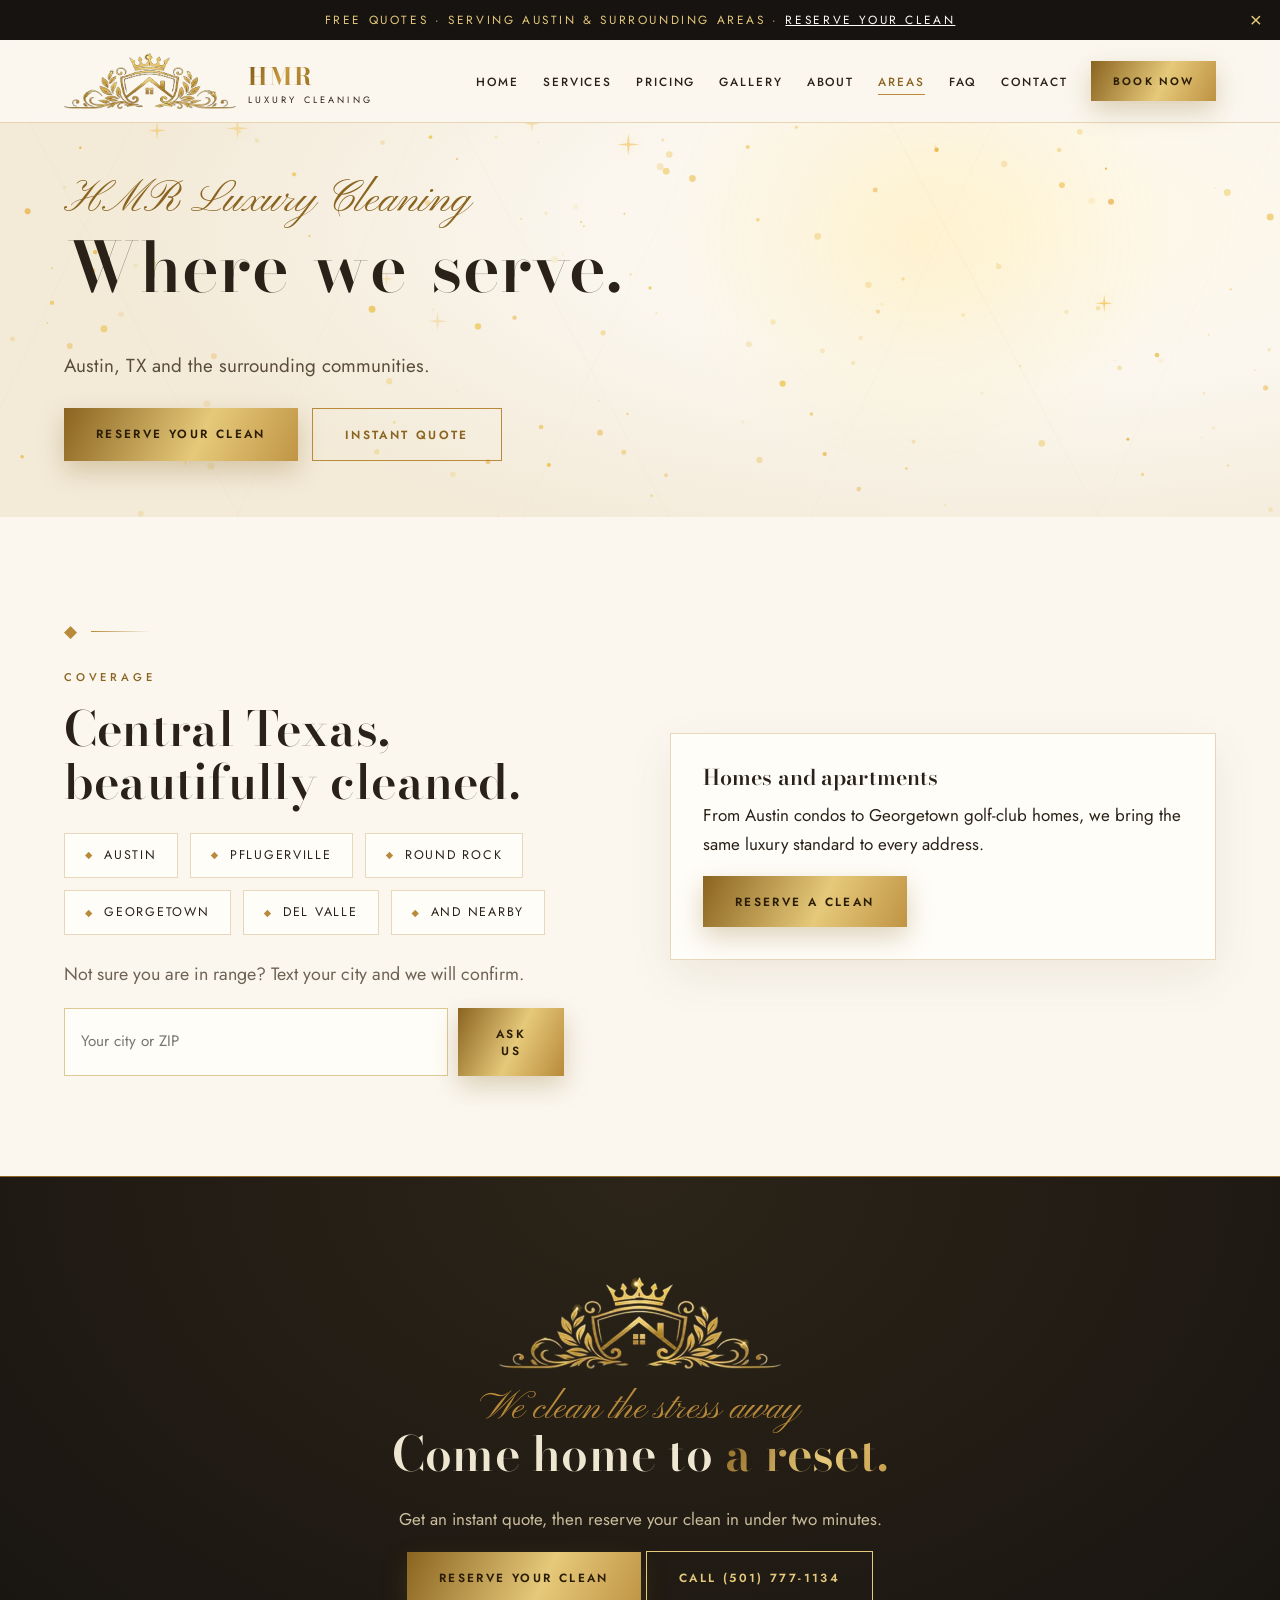
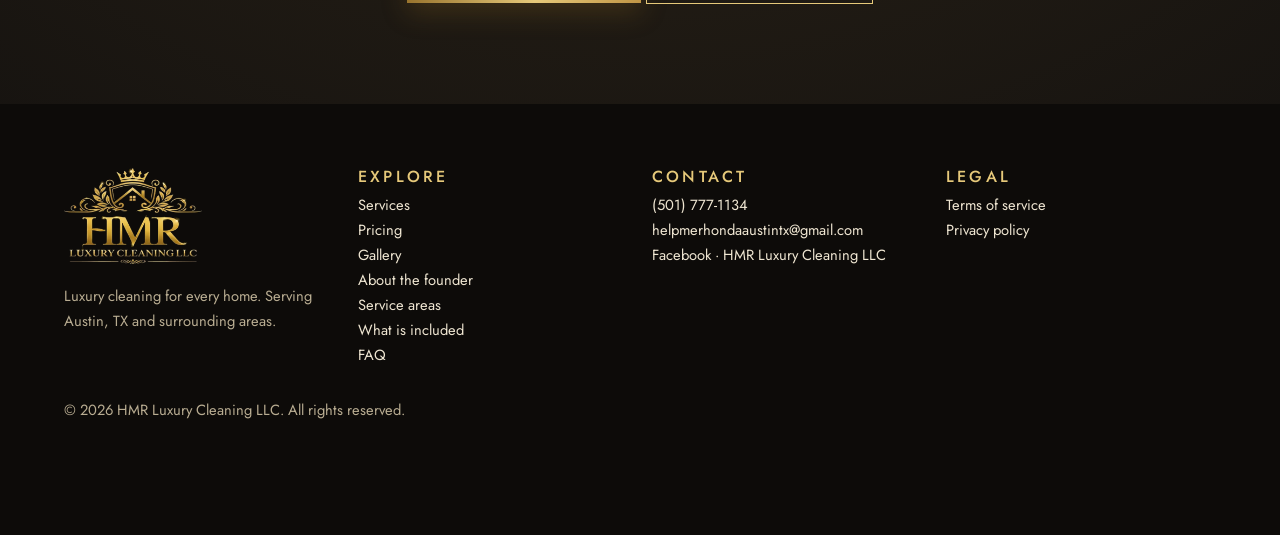
<file: areas.html>
<!doctype html>
<html lang="en">
  <head>
    <meta charset="utf-8" />
    <meta
      name="viewport"
      content="width=device-width, initial-scale=1, viewport-fit=cover"
    />
    <script>
      try {
        if (
          sessionStorage.getItem("curt") ||
          matchMedia("(prefers-reduced-motion: reduce)")
            .matches
        )
          document.documentElement.classList.add("nocurt");
        else sessionStorage.setItem("curt", "1");
      } catch (e) {}
    </script>
    <title>Service Areas | HMR Luxury Cleaning LLC</title>
    <meta
      name="description"
      content="Luxury cleaning in Austin, Pflugerville, Round Rock, Georgetown, Del Valle and surrounding areas."
    />
    <meta
      name="theme-color"
      content="#161310"
    />
    <meta
      property="og:title"
      content="Service Areas | HMR Luxury Cleaning LLC"
    />
    <meta
      property="og:image"
      content="images/banner.jpg"
    />
    <link
      rel="icon"
      href="images/favicon.png"
    />
    <link
      rel="preconnect"
      href="https://fonts.googleapis.com"
    />
    <link
      rel="preconnect"
      href="https://fonts.gstatic.com"
      crossorigin
    />
    <link
      href="https://fonts.googleapis.com/css2?family=Bodoni+Moda:ital,wght@0,600;0,700;1,600&family=Jost:wght@400;500;600&family=Pinyon+Script&display=swap"
      rel="stylesheet"
    />
    <link
      rel="stylesheet"
      href="css/style.css"
    />
    <script type="application/ld+json">
      {
        "@context": "https://schema.org",
        "@type": "HouseCleaningService",
        "name": "HMR Luxury Cleaning LLC",
        "telephone": "+15017771134",
        "email": "helpmerhondaaustintx@gmail.com",
        "slogan": "We Clean the Stress Away",
        "address": {
          "@type": "PostalAddress",
          "addressLocality": "Austin",
          "addressRegion": "TX",
          "addressCountry": "US"
        },
        "areaServed": [
          "Austin, TX",
          "Pflugerville, TX",
          "Round Rock, TX",
          "Georgetown, TX",
          "Del Valle, TX"
        ]
      }
    </script>
  </head>
  <body>
    <a
      class="skip"
      href="#main"
      >Skip to content</a
    >
    <div class="promo">
      Free quotes · Serving Austin &amp; surrounding areas ·
      <a href="book.html#form">Reserve your clean</a
      ><button aria-label="Close banner">×</button>
    </div>
    <header class="top">
      <div class="wrap">
        <a
          class="logo"
          href="index.html"
          ><img
            src="images/crest-gold.png"
            alt=""
            width="144"
            height="47"
          /><span
            ><b>HMR</b><small>Luxury Cleaning</small></span
          ></a
        >
        <button
          class="burger"
          aria-label="Menu"
          aria-expanded="false"
        >
          Menu
        </button>
        <nav
          id="nav"
          aria-label="Main"
        >
          <a href="index.html">Home</a
          ><a href="services.html">Services</a
          ><a href="pricing.html">Pricing</a
          ><a href="gallery.html">Gallery</a
          ><a href="about.html">About</a
          ><a
            href="areas.html"
            class="on"
            >Areas</a
          ><a href="faq.html">FAQ</a
          ><a href="contact.html">Contact</a
          ><a
            class="btn sm"
            href="book.html#form"
            style="margin-left: 10px"
            >Book now</a
          >
        </nav>
      </div>
    </header>
    <main id="main">
      <section class="hero short">
        <canvas
          id="fx"
          aria-hidden="true"
        ></canvas>
        <div class="spot"></div>
        <div class="sweep"></div>
        <div
          class="curtain"
          aria-hidden="true"
        >
          <i class="cl"></i><i class="cr"></i
          ><img
            src="images/logo-gold.png"
            alt=""
          />
        </div>
        <div class="wrap">
          <div>
            <span
              class="heroscript in"
              style="--d: 0.6s"
              >HMR Luxury Cleaning</span
            >
            <h1 data-split>Where we serve.</h1>
            <p
              class="in lead"
              style="--d: 1.5s"
            >
              Austin, TX and the surrounding communities.
            </p>
            <div
              class="in"
              style="
                --d: 1.7s;
                display: flex;
                gap: 14px;
                flex-wrap: wrap;
                margin-top: 26px;
              "
            >
              <a
                class="btn"
                href="book.html#form"
                >Reserve your clean</a
              ><a
                class="btn ghost"
                href="pricing.html#quote"
                >Instant quote</a
              >
            </div>
          </div>
        </div>
      </section>
      <section class="sec">
        <div class="wrap two">
          <div>
            <div class="orn l">◆</div>
            <span class="eyebrow">Coverage</span>
            <h2>Central Texas, beautifully cleaned.</h2>
            <ul class="pins">
              <li>Austin</li>
              <li>Pflugerville</li>
              <li>Round Rock</li>
              <li>Georgetown</li>
              <li>Del Valle</li>
              <li>and nearby</li>
            </ul>
            <p class="lead">
              Not sure you are in range? Text your city and
              we will confirm.
            </p>
            <form
              id="area"
              style="
                display: flex;
                gap: 10px;
                max-width: 500px;
              "
            >
              <input
                id="area-c"
                placeholder="Your city or ZIP"
                required
                aria-label="Your city or ZIP"
              /><button
                class="btn"
                type="submit"
              >
                Ask us
              </button>
            </form>
          </div>
          <div class="card">
            <h3>Homes and apartments</h3>
            <p>
              From Austin condos to Georgetown golf-club
              homes, we bring the same luxury standard to
              every address.
            </p>
            <a
              class="btn"
              href="book.html#form"
              >Reserve a clean</a
            >
          </div>
        </div>
      </section>
    </main>
    <section class="band">
      <div class="wrap">
        <img
          class="bm"
          src="images/crest-gold.png"
          alt=""
        /><span
          class="script"
          style="display: block; font-size: 2.4rem"
          >We clean the stress away</span
        >
        <h2>
          Come home to <span class="gold">a reset.</span>
        </h2>
        <p>
          Get an instant quote, then reserve your clean in
          under two minutes.
        </p>
        <a
          class="btn"
          href="book.html#form"
          >Reserve your clean</a
        >
        <a
          class="btn ghost"
          href="tel:+15017771134"
          >Call (501) 777-1134</a
        >
      </div>
    </section>
    <footer>
      <div class="wrap grid">
        <div>
          <img
            src="images/logo-gold.png"
            alt="HMR Luxury Cleaning LLC logo"
          />
          <p>
            Luxury cleaning for every home. Serving Austin,
            TX and surrounding areas.
          </p>
        </div>
        <div>
          <h3>Explore</h3>
          <a href="services.html">Services</a><br /><a
            href="pricing.html"
            >Pricing</a
          ><br /><a href="gallery.html">Gallery</a><br /><a
            href="about.html"
            >About the founder</a
          ><br /><a href="areas.html">Service areas</a
          ><br /><a href="checklist.html"
            >What is included</a
          ><br /><a href="faq.html">FAQ</a>
        </div>
        <div>
          <h3>Contact</h3>
          <a href="tel:+15017771134">(501) 777-1134</a
          ><br /><a
            href="mailto:helpmerhondaaustintx@gmail.com"
            >helpmerhondaaustintx@gmail.com</a
          ><br /><a
            href="https://www.facebook.com/search/top?q=HMR%20Luxury%20Cleaning%20LLC"
            rel="noopener"
            >Facebook · HMR Luxury Cleaning LLC</a
          >
        </div>
        <div>
          <h3>Legal</h3>
          <a href="terms.html">Terms of service</a><br /><a
            href="privacy.html"
            >Privacy policy</a
          >
        </div>
      </div>
      <div
        class="wrap"
        style="margin-top: 30px"
      >
        © <span data-year></span> HMR Luxury Cleaning LLC.
        All rights reserved.
      </div>
    </footer>
    <div class="sticky">
      <a
        class="btn ghost"
        href="tel:+15017771134"
        >Call</a
      ><a
        class="btn"
        href="book.html#form"
        >Book now</a
      >
    </div>
    <div
      class="modal"
      id="pop"
      role="dialog"
      aria-modal="true"
      aria-label="Free quote"
    >
      <div class="card">
        <button
          class="x"
          aria-label="Close"
        >
          ×</button
        ><span class="script">Before you go</span>
        <h3>See your price in ten seconds.</h3>
        <p>No account and no obligation.</p>
        <a
          class="btn"
          href="index.html#quote"
          >Get my price</a
        >
        <button
          class="btn ghost sm"
          data-close
        >
          No thanks
        </button>
      </div>
    </div>
    <script src="js/script.js"></script>
  </body>
</html>
</file>
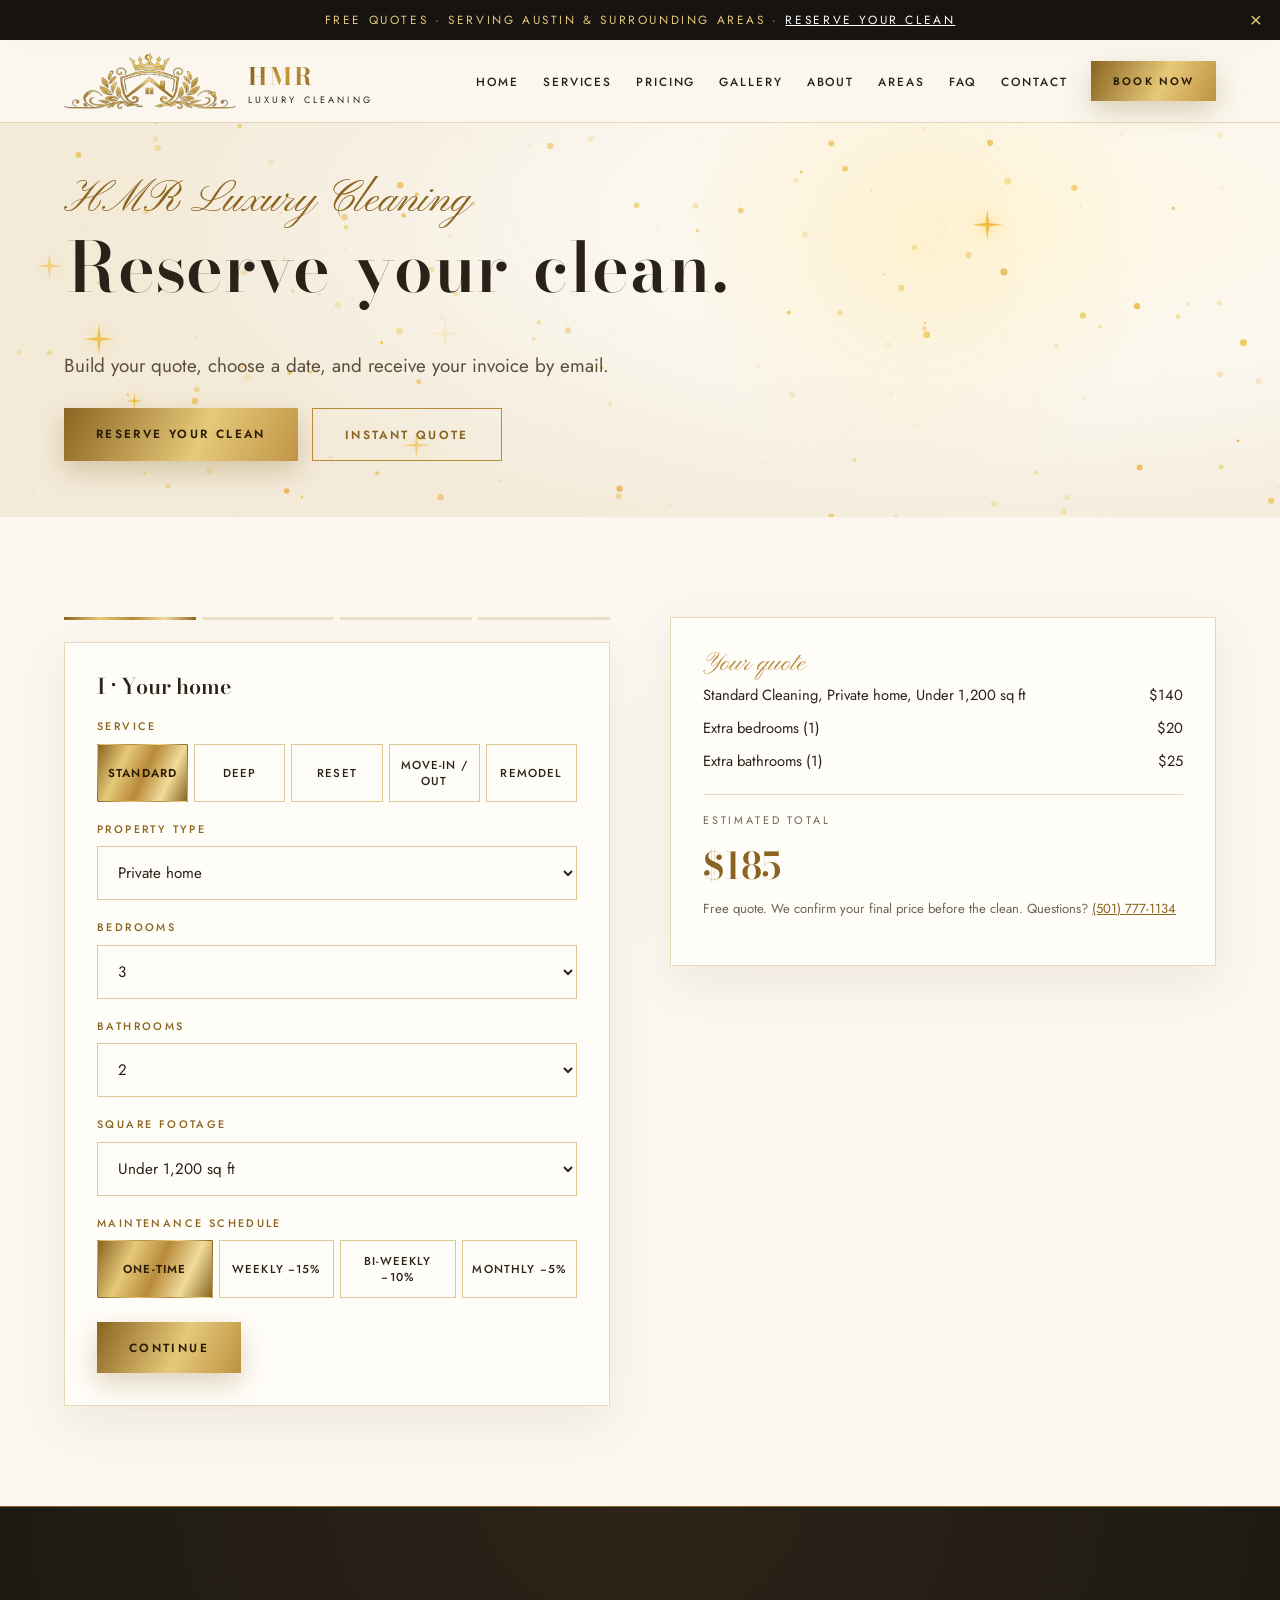
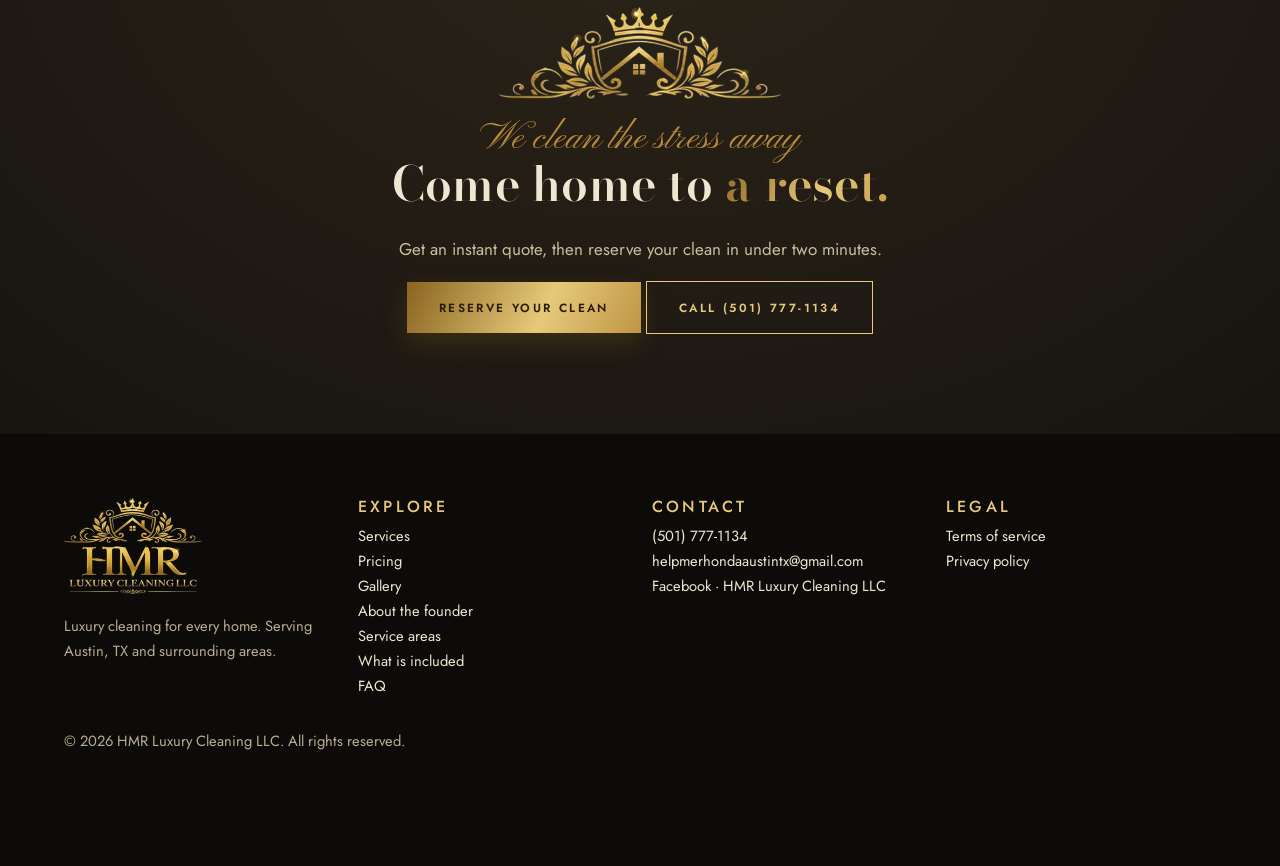
<file: book.html>
<!doctype html>
<html lang="en">
  <head>
    <meta charset="utf-8" />
    <meta
      name="viewport"
      content="width=device-width, initial-scale=1, viewport-fit=cover"
    />
    <script>
      try {
        if (
          sessionStorage.getItem("curt") ||
          matchMedia("(prefers-reduced-motion: reduce)")
            .matches
        )
          document.documentElement.classList.add("nocurt");
        else sessionStorage.setItem("curt", "1");
      } catch (e) {}
    </script>
    <title>
      Reserve Your Clean | HMR Luxury Cleaning LLC
    </title>
    <meta
      name="description"
      content="Get an instant quote and reserve your cleaning online. Your invoice is emailed instantly."
    />
    <meta
      name="theme-color"
      content="#161310"
    />
    <meta
      property="og:title"
      content="Reserve Your Clean | HMR Luxury Cleaning LLC"
    />
    <meta
      property="og:image"
      content="images/banner.jpg"
    />
    <link
      rel="icon"
      href="images/favicon.png"
    />
    <link
      rel="preconnect"
      href="https://fonts.googleapis.com"
    />
    <link
      rel="preconnect"
      href="https://fonts.gstatic.com"
      crossorigin
    />
    <link
      href="https://fonts.googleapis.com/css2?family=Bodoni+Moda:ital,wght@0,600;0,700;1,600&family=Jost:wght@400;500;600&family=Pinyon+Script&display=swap"
      rel="stylesheet"
    />
    <link
      rel="stylesheet"
      href="css/style.css"
    />
    <script type="application/ld+json">
      {
        "@context": "https://schema.org",
        "@type": "HouseCleaningService",
        "name": "HMR Luxury Cleaning LLC",
        "telephone": "+15017771134",
        "email": "helpmerhondaaustintx@gmail.com",
        "slogan": "We Clean the Stress Away",
        "address": {
          "@type": "PostalAddress",
          "addressLocality": "Austin",
          "addressRegion": "TX",
          "addressCountry": "US"
        },
        "areaServed": [
          "Austin, TX",
          "Pflugerville, TX",
          "Round Rock, TX",
          "Georgetown, TX",
          "Del Valle, TX"
        ]
      }
    </script>
  </head>
  <body>
    <a
      class="skip"
      href="#main"
      >Skip to content</a
    >
    <div class="promo">
      Free quotes · Serving Austin &amp; surrounding areas ·
      <a href="book.html#form">Reserve your clean</a
      ><button aria-label="Close banner">×</button>
    </div>
    <header class="top">
      <div class="wrap">
        <a
          class="logo"
          href="index.html"
          ><img
            src="images/crest-gold.png"
            alt=""
            width="144"
            height="47"
          /><span
            ><b>HMR</b><small>Luxury Cleaning</small></span
          ></a
        >
        <button
          class="burger"
          aria-label="Menu"
          aria-expanded="false"
        >
          Menu
        </button>
        <nav
          id="nav"
          aria-label="Main"
        >
          <a href="index.html">Home</a
          ><a href="services.html">Services</a
          ><a href="pricing.html">Pricing</a
          ><a href="gallery.html">Gallery</a
          ><a href="about.html">About</a
          ><a href="areas.html">Areas</a
          ><a href="faq.html">FAQ</a
          ><a href="contact.html">Contact</a
          ><a
            class="btn sm"
            href="book.html#form"
            style="margin-left: 10px"
            >Book now</a
          >
        </nav>
      </div>
    </header>
    <main id="main">
      <section class="hero short">
        <canvas
          id="fx"
          aria-hidden="true"
        ></canvas>
        <div class="spot"></div>
        <div class="sweep"></div>
        <div
          class="curtain"
          aria-hidden="true"
        >
          <i class="cl"></i><i class="cr"></i
          ><img
            src="images/logo-gold.png"
            alt=""
          />
        </div>
        <div class="wrap">
          <div>
            <span
              class="heroscript in"
              style="--d: 0.6s"
              >HMR Luxury Cleaning</span
            >
            <h1 data-split>Reserve your clean.</h1>
            <p
              class="in lead"
              style="--d: 1.5s"
            >
              Build your quote, choose a date, and receive
              your invoice by email.
            </p>
            <div
              class="in"
              style="
                --d: 1.7s;
                display: flex;
                gap: 14px;
                flex-wrap: wrap;
                margin-top: 26px;
              "
            >
              <a
                class="btn"
                href="book.html#form"
                >Reserve your clean</a
              ><a
                class="btn ghost"
                href="pricing.html#quote"
                >Instant quote</a
              >
            </div>
          </div>
        </div>
      </section>
      <section class="sec">
        <div
          class="wrap two"
          style="align-items: start"
        >
          <form
            id="form"
            novalidate
          >
            <div class="wiz">
              <i class="on"></i><i></i><i></i><i></i>
            </div>
            <div class="stepbox on card">
              <h3>I · Your home</h3>
              <label>Service</label>
              <div
                class="seg"
                id="b-svc"
              >
                <button
                  type="button"
                  data-v="standard"
                >
                  Standard</button
                ><button
                  type="button"
                  data-v="deep"
                >
                  Deep</button
                ><button
                  type="button"
                  data-v="reset"
                >
                  Reset</button
                ><button
                  type="button"
                  data-v="move"
                >
                  Move-in / out</button
                ><button
                  type="button"
                  data-v="construct"
                >
                  Remodel
                </button>
              </div>
              <label for="b-prop">Property type</label
              ><select id="b-prop"></select>
              <div id="b-sizewrap">
                <label for="b-bed">Bedrooms</label
                ><select id="b-bed">
                  <option>1</option>
                  <option>2</option>
                  <option selected>3</option>
                  <option>4</option>
                  <option>5</option>
                  <option>6</option>
                  <option>7</option>
                  <option>8</option>
                </select>
              </div>
              <label for="b-bath">Bathrooms</label
              ><select id="b-bath">
                <option>1</option>
                <option selected>2</option>
                <option>3</option>
                <option>4</option>
                <option>5</option>
                <option>6</option>
              </select>
              <div id="b-sqwrap">
                <label for="b-sq">Square footage</label
                ><select id="b-sq"></select>
              </div>
              <div id="b-freqwrap">
                <label>Maintenance schedule</label>
                <div
                  class="seg"
                  id="b-freq"
                >
                  <button
                    type="button"
                    data-v="once"
                    class="on"
                  >
                    One-time</button
                  ><button
                    type="button"
                    data-v="weekly"
                  >
                    Weekly −15%</button
                  ><button
                    type="button"
                    data-v="biweekly"
                  >
                    Bi-weekly −10%</button
                  ><button
                    type="button"
                    data-v="monthly"
                  >
                    Monthly −5%
                  </button>
                </div>
              </div>
              <div class="nav2">
                <button
                  type="button"
                  class="btn"
                  data-next
                >
                  Continue
                </button>
              </div>
            </div>
            <div class="stepbox card">
              <h3>II · Add-ons</h3>
              <div id="b-addons"></div>
              <div class="nav2">
                <button
                  type="button"
                  class="btn ghost"
                  data-prev
                >
                  Back</button
                ><button
                  type="button"
                  class="btn"
                  data-next
                >
                  Continue
                </button>
              </div>
            </div>
            <div class="stepbox card">
              <h3>III · Date and details</h3>
              <div
                class="grid"
                style="gap: 12px"
              >
                <div>
                  <label for="b-date">Preferred date</label
                  ><input
                    id="b-date"
                    type="date"
                    required
                  />
                </div>
                <div>
                  <label for="b-time">Arrival window</label
                  ><select
                    id="b-time"
                    required
                  >
                    <option value="">Choose</option>
                    <option>Morning (8am to 11am)</option>
                    <option>Midday (11am to 2pm)</option>
                    <option>Afternoon (2pm to 5pm)</option>
                  </select>
                </div>
              </div>
              <div
                class="grid"
                style="gap: 12px"
              >
                <div>
                  <label for="b-n">Full name</label
                  ><input
                    id="b-n"
                    autocomplete="name"
                    required
                  />
                </div>
                <div>
                  <label for="b-phone">Phone</label
                  ><input
                    id="b-phone"
                    type="tel"
                    autocomplete="tel"
                    required
                  />
                </div>
              </div>
              <label for="b-email"
                >Email (your invoice is sent here)</label
              ><input
                id="b-email"
                type="email"
                autocomplete="email"
                required
              />
              <label for="b-addr">Street address</label
              ><input
                id="b-addr"
                autocomplete="street-address"
                required
              />
              <div
                class="grid"
                style="gap: 12px"
              >
                <div>
                  <label for="b-city">City</label
                  ><input
                    id="b-city"
                    autocomplete="address-level2"
                    required
                  />
                </div>
                <div>
                  <label for="b-zip">ZIP</label
                  ><input
                    id="b-zip"
                    autocomplete="postal-code"
                    required
                  />
                </div>
              </div>
              <label for="b-pets">Pets at home?</label
              ><select id="b-pets">
                <option>No pets</option>
                <option>Dog(s)</option>
                <option>Cat(s)</option>
                <option>Other pets</option>
              </select>
              <label for="b-access">How do we get in?</label
              ><input
                id="b-access"
                placeholder="Lockbox, gate code, someone will be home…"
              /><label for="b-notes"
                >Notes or special requests</label
              ><textarea
                id="b-notes"
                rows="3"
                placeholder="Areas to focus on, scents, anything we should know…"
              ></textarea
              ><input
                class="hp"
                id="b-hp"
                tabindex="-1"
                autocomplete="off"
                aria-hidden="true"
              />
              <div class="nav2">
                <button
                  type="button"
                  class="btn ghost"
                  data-prev
                >
                  Back</button
                ><button
                  type="button"
                  class="btn"
                  data-next
                >
                  Review
                </button>
              </div>
            </div>
            <div class="stepbox card">
              <h3>IV · Review and confirm</h3>
              <div id="rev"></div>
              <label class="addon"
                ><input
                  type="checkbox"
                  id="b-terms"
                />I agree to the
                <a
                  href="terms.html"
                  target="_blank"
                  style="color: var(--gold-d)"
                  >terms of service</a
                >
                and confirm the details are correct.</label
              >
              <div class="nav2">
                <button
                  type="button"
                  class="btn ghost"
                  data-prev
                >
                  Back</button
                ><button
                  class="btn"
                  id="b-send"
                  type="submit"
                >
                  Reserve and email my invoice
                </button>
              </div>
              <p
                class="note"
                id="b-status"
              ></p>
            </div>
            <div
              class="card ok"
              id="done"
              style="display: none"
            >
              <span class="script">Thank you</span>
              <h3>Your request is in.</h3>
              <p
                id="done-msg"
                style="margin-inline: auto"
              ></p>
              <div
                id="done-inv"
                style="text-align: left; margin: 20px 0"
              ></div>
              <div
                class="nav2"
                style="justify-content: center"
              >
                <button
                  type="button"
                  class="btn"
                  data-print
                >
                  Print or save invoice</button
                ><a
                  class="btn ghost"
                  id="done-mail"
                  href="#"
                  >Send request by email</a
                >
              </div>
            </div>
          </form>
          <aside class="card sticky-sum">
            <span
              class="script"
              style="font-size: 1.7rem"
              >Your quote</span
            >
            <div
              class="tot"
              id="s-lines"
              style="border: 0; margin: 0; padding: 0"
            ></div>
            <div class="tot">
              <div>
                <span class="from">Estimated total</span>
              </div>
              <div
                class="grand"
                id="s-total"
              >
                $0
              </div>
            </div>
            <p class="note">
              Free quote. We confirm your final price before
              the clean. Questions?
              <a
                href="tel:+15017771134"
                style="color: var(--gold-d)"
                >(501) 777-1134</a
              >
            </p>
          </aside>
        </div>
      </section>
    </main>
    <section class="band">
      <div class="wrap">
        <img
          class="bm"
          src="images/crest-gold.png"
          alt=""
        /><span
          class="script"
          style="display: block; font-size: 2.4rem"
          >We clean the stress away</span
        >
        <h2>
          Come home to <span class="gold">a reset.</span>
        </h2>
        <p>
          Get an instant quote, then reserve your clean in
          under two minutes.
        </p>
        <a
          class="btn"
          href="book.html#form"
          >Reserve your clean</a
        >
        <a
          class="btn ghost"
          href="tel:+15017771134"
          >Call (501) 777-1134</a
        >
      </div>
    </section>
    <footer>
      <div class="wrap grid">
        <div>
          <img
            src="images/logo-gold.png"
            alt="HMR Luxury Cleaning LLC logo"
          />
          <p>
            Luxury cleaning for every home. Serving Austin,
            TX and surrounding areas.
          </p>
        </div>
        <div>
          <h3>Explore</h3>
          <a href="services.html">Services</a><br /><a
            href="pricing.html"
            >Pricing</a
          ><br /><a href="gallery.html">Gallery</a><br /><a
            href="about.html"
            >About the founder</a
          ><br /><a href="areas.html">Service areas</a
          ><br /><a href="checklist.html"
            >What is included</a
          ><br /><a href="faq.html">FAQ</a>
        </div>
        <div>
          <h3>Contact</h3>
          <a href="tel:+15017771134">(501) 777-1134</a
          ><br /><a
            href="mailto:helpmerhondaaustintx@gmail.com"
            >helpmerhondaaustintx@gmail.com</a
          ><br /><a
            href="https://www.facebook.com/search/top?q=HMR%20Luxury%20Cleaning%20LLC"
            rel="noopener"
            >Facebook · HMR Luxury Cleaning LLC</a
          >
        </div>
        <div>
          <h3>Legal</h3>
          <a href="terms.html">Terms of service</a><br /><a
            href="privacy.html"
            >Privacy policy</a
          >
        </div>
      </div>
      <div
        class="wrap"
        style="margin-top: 30px"
      >
        © <span data-year></span> HMR Luxury Cleaning LLC.
        All rights reserved.
      </div>
    </footer>
    <div class="sticky">
      <a
        class="btn ghost"
        href="tel:+15017771134"
        >Call</a
      ><a
        class="btn"
        href="book.html#form"
        >Book now</a
      >
    </div>
    <div
      class="modal"
      id="pop"
      role="dialog"
      aria-modal="true"
      aria-label="Free quote"
    >
      <div class="card">
        <button
          class="x"
          aria-label="Close"
        >
          ×</button
        ><span class="script">Before you go</span>
        <h3>See your price in ten seconds.</h3>
        <p>No account and no obligation.</p>
        <a
          class="btn"
          href="index.html#quote"
          >Get my price</a
        >
        <button
          class="btn ghost sm"
          data-close
        >
          No thanks
        </button>
      </div>
    </div>
    <script src="js/script.js"></script>
  </body>
</html>
</file>
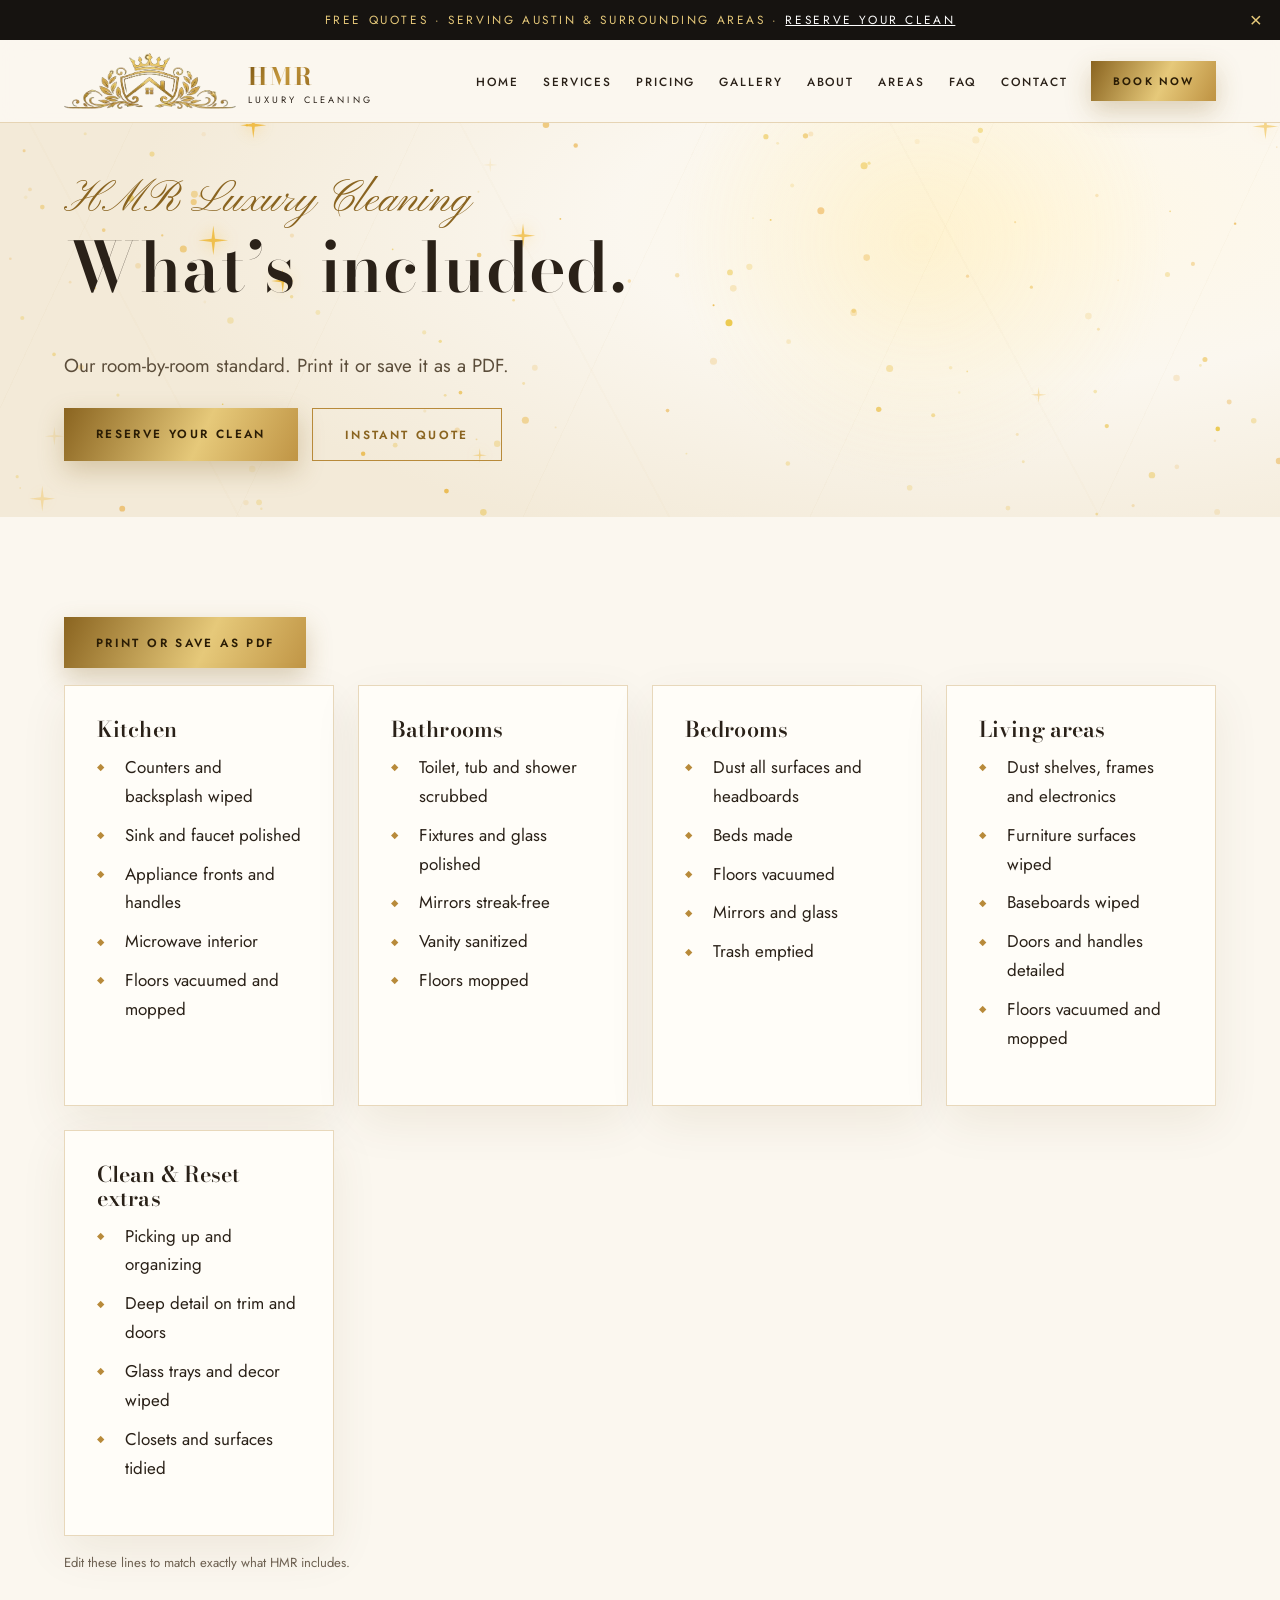
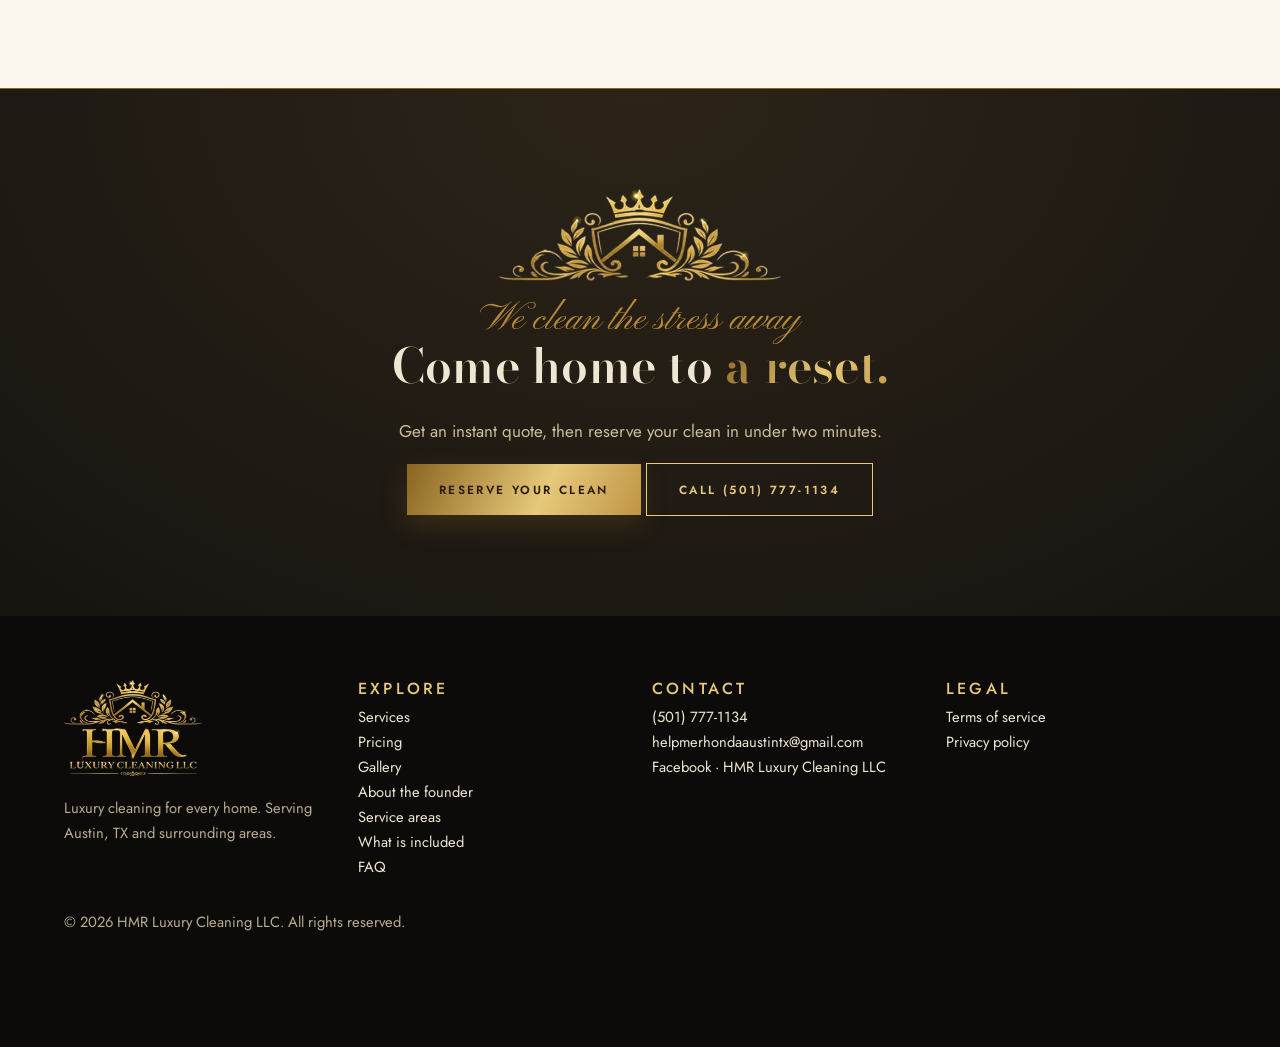
<file: checklist.html>
<!doctype html>
<html lang="en">
  <head>
    <meta charset="utf-8" />
    <meta
      name="viewport"
      content="width=device-width, initial-scale=1, viewport-fit=cover"
    />
    <script>
      try {
        if (
          sessionStorage.getItem("curt") ||
          matchMedia("(prefers-reduced-motion: reduce)")
            .matches
        )
          document.documentElement.classList.add("nocurt");
        else sessionStorage.setItem("curt", "1");
      } catch (e) {}
    </script>
    <title>What’s Included | HMR Luxury Cleaning LLC</title>
    <meta
      name="description"
      content="Our room-by-room cleaning checklist."
    />
    <meta
      name="theme-color"
      content="#161310"
    />
    <meta
      property="og:title"
      content="What’s Included | HMR Luxury Cleaning LLC"
    />
    <meta
      property="og:image"
      content="images/banner.jpg"
    />
    <link
      rel="icon"
      href="images/favicon.png"
    />
    <link
      rel="preconnect"
      href="https://fonts.googleapis.com"
    />
    <link
      rel="preconnect"
      href="https://fonts.gstatic.com"
      crossorigin
    />
    <link
      href="https://fonts.googleapis.com/css2?family=Bodoni+Moda:ital,wght@0,600;0,700;1,600&family=Jost:wght@400;500;600&family=Pinyon+Script&display=swap"
      rel="stylesheet"
    />
    <link
      rel="stylesheet"
      href="css/style.css"
    />
    <script type="application/ld+json">
      {
        "@context": "https://schema.org",
        "@type": "HouseCleaningService",
        "name": "HMR Luxury Cleaning LLC",
        "telephone": "+15017771134",
        "email": "helpmerhondaaustintx@gmail.com",
        "slogan": "We Clean the Stress Away",
        "address": {
          "@type": "PostalAddress",
          "addressLocality": "Austin",
          "addressRegion": "TX",
          "addressCountry": "US"
        },
        "areaServed": [
          "Austin, TX",
          "Pflugerville, TX",
          "Round Rock, TX",
          "Georgetown, TX",
          "Del Valle, TX"
        ]
      }
    </script>
  </head>
  <body>
    <a
      class="skip"
      href="#main"
      >Skip to content</a
    >
    <div class="promo">
      Free quotes · Serving Austin &amp; surrounding areas ·
      <a href="book.html#form">Reserve your clean</a
      ><button aria-label="Close banner">×</button>
    </div>
    <header class="top">
      <div class="wrap">
        <a
          class="logo"
          href="index.html"
          ><img
            src="images/crest-gold.png"
            alt=""
            width="144"
            height="47"
          /><span
            ><b>HMR</b><small>Luxury Cleaning</small></span
          ></a
        >
        <button
          class="burger"
          aria-label="Menu"
          aria-expanded="false"
        >
          Menu
        </button>
        <nav
          id="nav"
          aria-label="Main"
        >
          <a href="index.html">Home</a
          ><a href="services.html">Services</a
          ><a href="pricing.html">Pricing</a
          ><a href="gallery.html">Gallery</a
          ><a href="about.html">About</a
          ><a href="areas.html">Areas</a
          ><a href="faq.html">FAQ</a
          ><a href="contact.html">Contact</a
          ><a
            class="btn sm"
            href="book.html#form"
            style="margin-left: 10px"
            >Book now</a
          >
        </nav>
      </div>
    </header>
    <main id="main">
      <section class="hero short">
        <canvas
          id="fx"
          aria-hidden="true"
        ></canvas>
        <div class="spot"></div>
        <div class="sweep"></div>
        <div
          class="curtain"
          aria-hidden="true"
        >
          <i class="cl"></i><i class="cr"></i
          ><img
            src="images/logo-gold.png"
            alt=""
          />
        </div>
        <div class="wrap">
          <div>
            <span
              class="heroscript in"
              style="--d: 0.6s"
              >HMR Luxury Cleaning</span
            >
            <h1 data-split>What’s included.</h1>
            <p
              class="in lead"
              style="--d: 1.5s"
            >
              Our room-by-room standard. Print it or save it
              as a PDF.
            </p>
            <div
              class="in"
              style="
                --d: 1.7s;
                display: flex;
                gap: 14px;
                flex-wrap: wrap;
                margin-top: 26px;
              "
            >
              <a
                class="btn"
                href="book.html#form"
                >Reserve your clean</a
              ><a
                class="btn ghost"
                href="pricing.html#quote"
                >Instant quote</a
              >
            </div>
          </div>
        </div>
      </section>
      <section class="sec">
        <div class="wrap">
          <p class="noprint">
            <button
              class="btn"
              data-print
            >
              Print or save as PDF
            </button>
          </p>
          <div class="grid">
            <div class="card rv">
              <h3>Kitchen</h3>
              <ul class="tick">
                <li>Counters and backsplash wiped</li>
                <li>Sink and faucet polished</li>
                <li>Appliance fronts and handles</li>
                <li>Microwave interior</li>
                <li>Floors vacuumed and mopped</li>
              </ul>
            </div>
            <div class="card rv">
              <h3>Bathrooms</h3>
              <ul class="tick">
                <li>Toilet, tub and shower scrubbed</li>
                <li>Fixtures and glass polished</li>
                <li>Mirrors streak-free</li>
                <li>Vanity sanitized</li>
                <li>Floors mopped</li>
              </ul>
            </div>
            <div class="card rv">
              <h3>Bedrooms</h3>
              <ul class="tick">
                <li>Dust all surfaces and headboards</li>
                <li>Beds made</li>
                <li>Floors vacuumed</li>
                <li>Mirrors and glass</li>
                <li>Trash emptied</li>
              </ul>
            </div>
            <div class="card rv">
              <h3>Living areas</h3>
              <ul class="tick">
                <li>
                  Dust shelves, frames and electronics
                </li>
                <li>Furniture surfaces wiped</li>
                <li>Baseboards wiped</li>
                <li>Doors and handles detailed</li>
                <li>Floors vacuumed and mopped</li>
              </ul>
            </div>
            <div class="card rv">
              <h3>Clean & Reset extras</h3>
              <ul class="tick">
                <li>Picking up and organizing</li>
                <li>Deep detail on trim and doors</li>
                <li>Glass trays and decor wiped</li>
                <li>Closets and surfaces tidied</li>
              </ul>
            </div>
          </div>
          <p
            class="note"
            style="margin-top: 16px"
          >
            Edit these lines to match exactly what HMR
            includes.
          </p>
        </div>
      </section>
    </main>
    <section class="band">
      <div class="wrap">
        <img
          class="bm"
          src="images/crest-gold.png"
          alt=""
        /><span
          class="script"
          style="display: block; font-size: 2.4rem"
          >We clean the stress away</span
        >
        <h2>
          Come home to <span class="gold">a reset.</span>
        </h2>
        <p>
          Get an instant quote, then reserve your clean in
          under two minutes.
        </p>
        <a
          class="btn"
          href="book.html#form"
          >Reserve your clean</a
        >
        <a
          class="btn ghost"
          href="tel:+15017771134"
          >Call (501) 777-1134</a
        >
      </div>
    </section>
    <footer>
      <div class="wrap grid">
        <div>
          <img
            src="images/logo-gold.png"
            alt="HMR Luxury Cleaning LLC logo"
          />
          <p>
            Luxury cleaning for every home. Serving Austin,
            TX and surrounding areas.
          </p>
        </div>
        <div>
          <h3>Explore</h3>
          <a href="services.html">Services</a><br /><a
            href="pricing.html"
            >Pricing</a
          ><br /><a href="gallery.html">Gallery</a><br /><a
            href="about.html"
            >About the founder</a
          ><br /><a href="areas.html">Service areas</a
          ><br /><a href="checklist.html"
            >What is included</a
          ><br /><a href="faq.html">FAQ</a>
        </div>
        <div>
          <h3>Contact</h3>
          <a href="tel:+15017771134">(501) 777-1134</a
          ><br /><a
            href="mailto:helpmerhondaaustintx@gmail.com"
            >helpmerhondaaustintx@gmail.com</a
          ><br /><a
            href="https://www.facebook.com/search/top?q=HMR%20Luxury%20Cleaning%20LLC"
            rel="noopener"
            >Facebook · HMR Luxury Cleaning LLC</a
          >
        </div>
        <div>
          <h3>Legal</h3>
          <a href="terms.html">Terms of service</a><br /><a
            href="privacy.html"
            >Privacy policy</a
          >
        </div>
      </div>
      <div
        class="wrap"
        style="margin-top: 30px"
      >
        © <span data-year></span> HMR Luxury Cleaning LLC.
        All rights reserved.
      </div>
    </footer>
    <div class="sticky">
      <a
        class="btn ghost"
        href="tel:+15017771134"
        >Call</a
      ><a
        class="btn"
        href="book.html#form"
        >Book now</a
      >
    </div>
    <div
      class="modal"
      id="pop"
      role="dialog"
      aria-modal="true"
      aria-label="Free quote"
    >
      <div class="card">
        <button
          class="x"
          aria-label="Close"
        >
          ×</button
        ><span class="script">Before you go</span>
        <h3>See your price in ten seconds.</h3>
        <p>No account and no obligation.</p>
        <a
          class="btn"
          href="index.html#quote"
          >Get my price</a
        >
        <button
          class="btn ghost sm"
          data-close
        >
          No thanks
        </button>
      </div>
    </div>
    <script src="js/script.js"></script>
  </body>
</html>
</file>
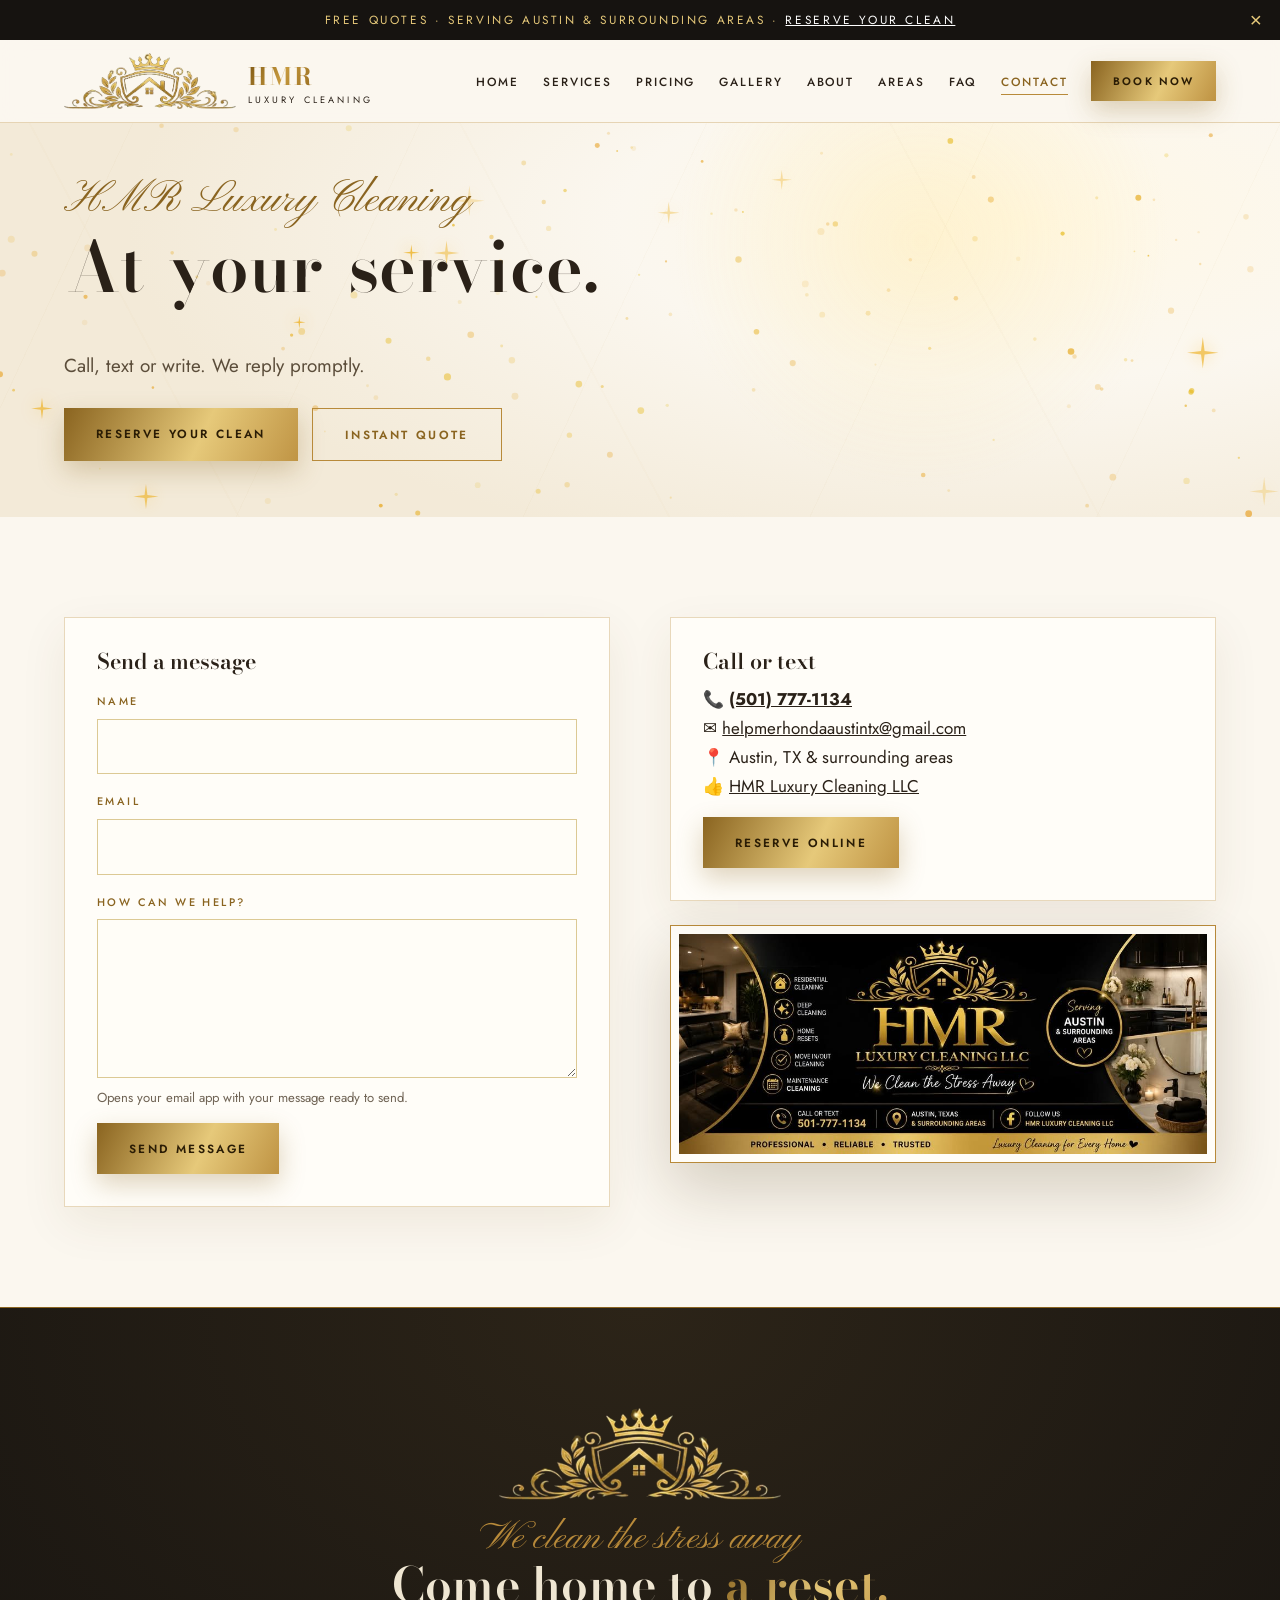
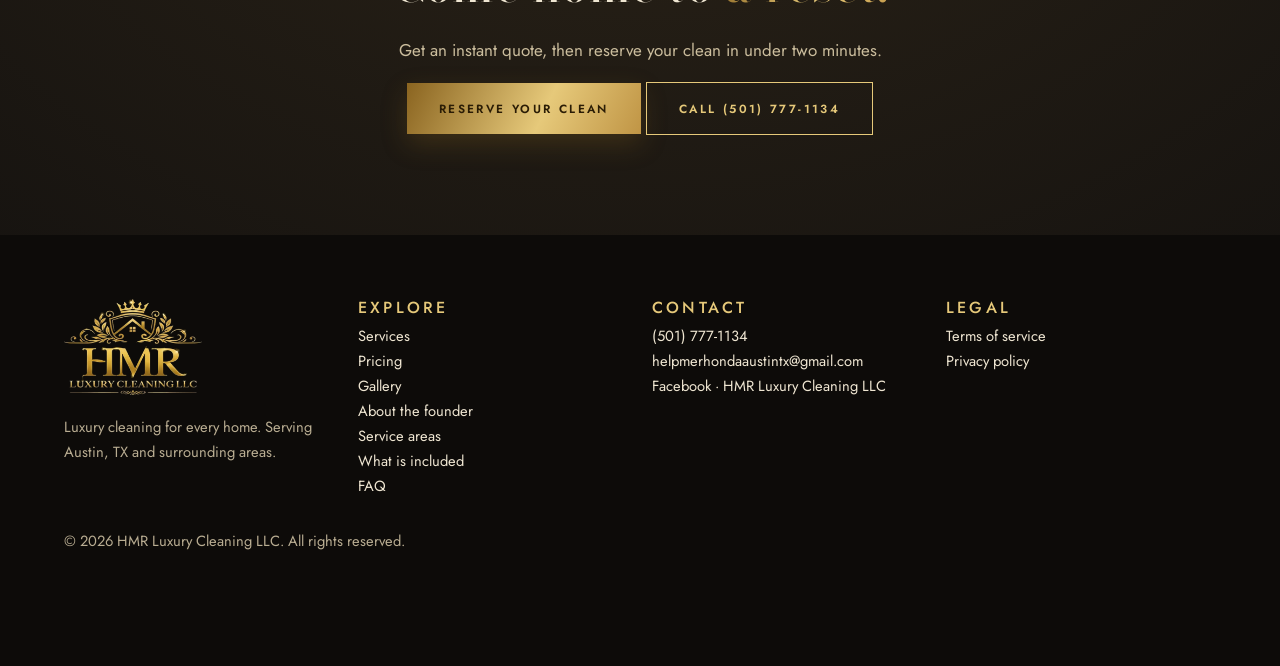
<file: contact.html>
<!doctype html>
<html lang="en">
  <head>
    <meta charset="utf-8" />
    <meta
      name="viewport"
      content="width=device-width, initial-scale=1, viewport-fit=cover"
    />
    <script>
      try {
        if (
          sessionStorage.getItem("curt") ||
          matchMedia("(prefers-reduced-motion: reduce)")
            .matches
        )
          document.documentElement.classList.add("nocurt");
        else sessionStorage.setItem("curt", "1");
      } catch (e) {}
    </script>
    <title>Contact | HMR Luxury Cleaning LLC</title>
    <meta
      name="description"
      content="Call or text, email or message HMR Luxury Cleaning LLC."
    />
    <meta
      name="theme-color"
      content="#161310"
    />
    <meta
      property="og:title"
      content="Contact | HMR Luxury Cleaning LLC"
    />
    <meta
      property="og:image"
      content="images/banner.jpg"
    />
    <link
      rel="icon"
      href="images/favicon.png"
    />
    <link
      rel="preconnect"
      href="https://fonts.googleapis.com"
    />
    <link
      rel="preconnect"
      href="https://fonts.gstatic.com"
      crossorigin
    />
    <link
      href="https://fonts.googleapis.com/css2?family=Bodoni+Moda:ital,wght@0,600;0,700;1,600&family=Jost:wght@400;500;600&family=Pinyon+Script&display=swap"
      rel="stylesheet"
    />
    <link
      rel="stylesheet"
      href="css/style.css"
    />
    <script type="application/ld+json">
      {
        "@context": "https://schema.org",
        "@type": "HouseCleaningService",
        "name": "HMR Luxury Cleaning LLC",
        "telephone": "+15017771134",
        "email": "helpmerhondaaustintx@gmail.com",
        "slogan": "We Clean the Stress Away",
        "address": {
          "@type": "PostalAddress",
          "addressLocality": "Austin",
          "addressRegion": "TX",
          "addressCountry": "US"
        },
        "areaServed": [
          "Austin, TX",
          "Pflugerville, TX",
          "Round Rock, TX",
          "Georgetown, TX",
          "Del Valle, TX"
        ]
      }
    </script>
  </head>
  <body>
    <a
      class="skip"
      href="#main"
      >Skip to content</a
    >
    <div class="promo">
      Free quotes · Serving Austin &amp; surrounding areas ·
      <a href="book.html#form">Reserve your clean</a
      ><button aria-label="Close banner">×</button>
    </div>
    <header class="top">
      <div class="wrap">
        <a
          class="logo"
          href="index.html"
          ><img
            src="images/crest-gold.png"
            alt=""
            width="144"
            height="47"
          /><span
            ><b>HMR</b><small>Luxury Cleaning</small></span
          ></a
        >
        <button
          class="burger"
          aria-label="Menu"
          aria-expanded="false"
        >
          Menu
        </button>
        <nav
          id="nav"
          aria-label="Main"
        >
          <a href="index.html">Home</a
          ><a href="services.html">Services</a
          ><a href="pricing.html">Pricing</a
          ><a href="gallery.html">Gallery</a
          ><a href="about.html">About</a
          ><a href="areas.html">Areas</a
          ><a href="faq.html">FAQ</a
          ><a
            href="contact.html"
            class="on"
            >Contact</a
          ><a
            class="btn sm"
            href="book.html#form"
            style="margin-left: 10px"
            >Book now</a
          >
        </nav>
      </div>
    </header>
    <main id="main">
      <section class="hero short">
        <canvas
          id="fx"
          aria-hidden="true"
        ></canvas>
        <div class="spot"></div>
        <div class="sweep"></div>
        <div
          class="curtain"
          aria-hidden="true"
        >
          <i class="cl"></i><i class="cr"></i
          ><img
            src="images/logo-gold.png"
            alt=""
          />
        </div>
        <div class="wrap">
          <div>
            <span
              class="heroscript in"
              style="--d: 0.6s"
              >HMR Luxury Cleaning</span
            >
            <h1 data-split>At your service.</h1>
            <p
              class="in lead"
              style="--d: 1.5s"
            >
              Call, text or write. We reply promptly.
            </p>
            <div
              class="in"
              style="
                --d: 1.7s;
                display: flex;
                gap: 14px;
                flex-wrap: wrap;
                margin-top: 26px;
              "
            >
              <a
                class="btn"
                href="book.html#form"
                >Reserve your clean</a
              ><a
                class="btn ghost"
                href="pricing.html#quote"
                >Instant quote</a
              >
            </div>
          </div>
        </div>
      </section>
      <section class="sec">
        <div
          class="wrap two"
          style="align-items: start"
        >
          <form
            class="card"
            id="cform"
          >
            <h3>Send a message</h3>
            <label for="c-n">Name</label
            ><input
              id="c-n"
              required
              autocomplete="name"
            /><label for="c-e">Email</label
            ><input
              id="c-e"
              type="email"
              required
              autocomplete="email"
            /><label for="c-m">How can we help?</label
            ><textarea
              id="c-m"
              rows="5"
              required
            ></textarea>
            <p class="note">
              Opens your email app with your message ready
              to send.
            </p>
            <button
              class="btn"
              type="submit"
            >
              Send message
            </button>
          </form>
          <div>
            <div class="card">
              <h3>Call or text</h3>
              <p>
                📞
                <a href="tel:+15017771134"
                  ><b>(501) 777-1134</b></a
                ><br />✉️
                <a
                  href="mailto:helpmerhondaaustintx@gmail.com"
                  >helpmerhondaaustintx@gmail.com</a
                ><br />📍 Austin, TX &amp; surrounding
                areas<br />👍
                <a
                  href="https://www.facebook.com/search/top?q=HMR%20Luxury%20Cleaning%20LLC"
                  rel="noopener"
                  >HMR Luxury Cleaning LLC</a
                >
              </p>
              <a
                class="btn"
                href="book.html#form"
                >Reserve online</a
              >
            </div>
            <img
              class="photo rv"
              src="images/banner.jpg"
              alt="HMR Luxury Cleaning banner: call or text 501-777-1134, serving Austin and surrounding areas"
              loading="lazy"
              style="margin-top: 24px"
            />
          </div>
        </div>
      </section>
    </main>
    <section class="band">
      <div class="wrap">
        <img
          class="bm"
          src="images/crest-gold.png"
          alt=""
        /><span
          class="script"
          style="display: block; font-size: 2.4rem"
          >We clean the stress away</span
        >
        <h2>
          Come home to <span class="gold">a reset.</span>
        </h2>
        <p>
          Get an instant quote, then reserve your clean in
          under two minutes.
        </p>
        <a
          class="btn"
          href="book.html#form"
          >Reserve your clean</a
        >
        <a
          class="btn ghost"
          href="tel:+15017771134"
          >Call (501) 777-1134</a
        >
      </div>
    </section>
    <footer>
      <div class="wrap grid">
        <div>
          <img
            src="images/logo-gold.png"
            alt="HMR Luxury Cleaning LLC logo"
          />
          <p>
            Luxury cleaning for every home. Serving Austin,
            TX and surrounding areas.
          </p>
        </div>
        <div>
          <h3>Explore</h3>
          <a href="services.html">Services</a><br /><a
            href="pricing.html"
            >Pricing</a
          ><br /><a href="gallery.html">Gallery</a><br /><a
            href="about.html"
            >About the founder</a
          ><br /><a href="areas.html">Service areas</a
          ><br /><a href="checklist.html"
            >What is included</a
          ><br /><a href="faq.html">FAQ</a>
        </div>
        <div>
          <h3>Contact</h3>
          <a href="tel:+15017771134">(501) 777-1134</a
          ><br /><a
            href="mailto:helpmerhondaaustintx@gmail.com"
            >helpmerhondaaustintx@gmail.com</a
          ><br /><a
            href="https://www.facebook.com/search/top?q=HMR%20Luxury%20Cleaning%20LLC"
            rel="noopener"
            >Facebook · HMR Luxury Cleaning LLC</a
          >
        </div>
        <div>
          <h3>Legal</h3>
          <a href="terms.html">Terms of service</a><br /><a
            href="privacy.html"
            >Privacy policy</a
          >
        </div>
      </div>
      <div
        class="wrap"
        style="margin-top: 30px"
      >
        © <span data-year></span> HMR Luxury Cleaning LLC.
        All rights reserved.
      </div>
    </footer>
    <div class="sticky">
      <a
        class="btn ghost"
        href="tel:+15017771134"
        >Call</a
      ><a
        class="btn"
        href="book.html#form"
        >Book now</a
      >
    </div>
    <div
      class="modal"
      id="pop"
      role="dialog"
      aria-modal="true"
      aria-label="Free quote"
    >
      <div class="card">
        <button
          class="x"
          aria-label="Close"
        >
          ×</button
        ><span class="script">Before you go</span>
        <h3>See your price in ten seconds.</h3>
        <p>No account and no obligation.</p>
        <a
          class="btn"
          href="index.html#quote"
          >Get my price</a
        >
        <button
          class="btn ghost sm"
          data-close
        >
          No thanks
        </button>
      </div>
    </div>
    <script src="js/script.js"></script>
  </body>
</html>
</file>
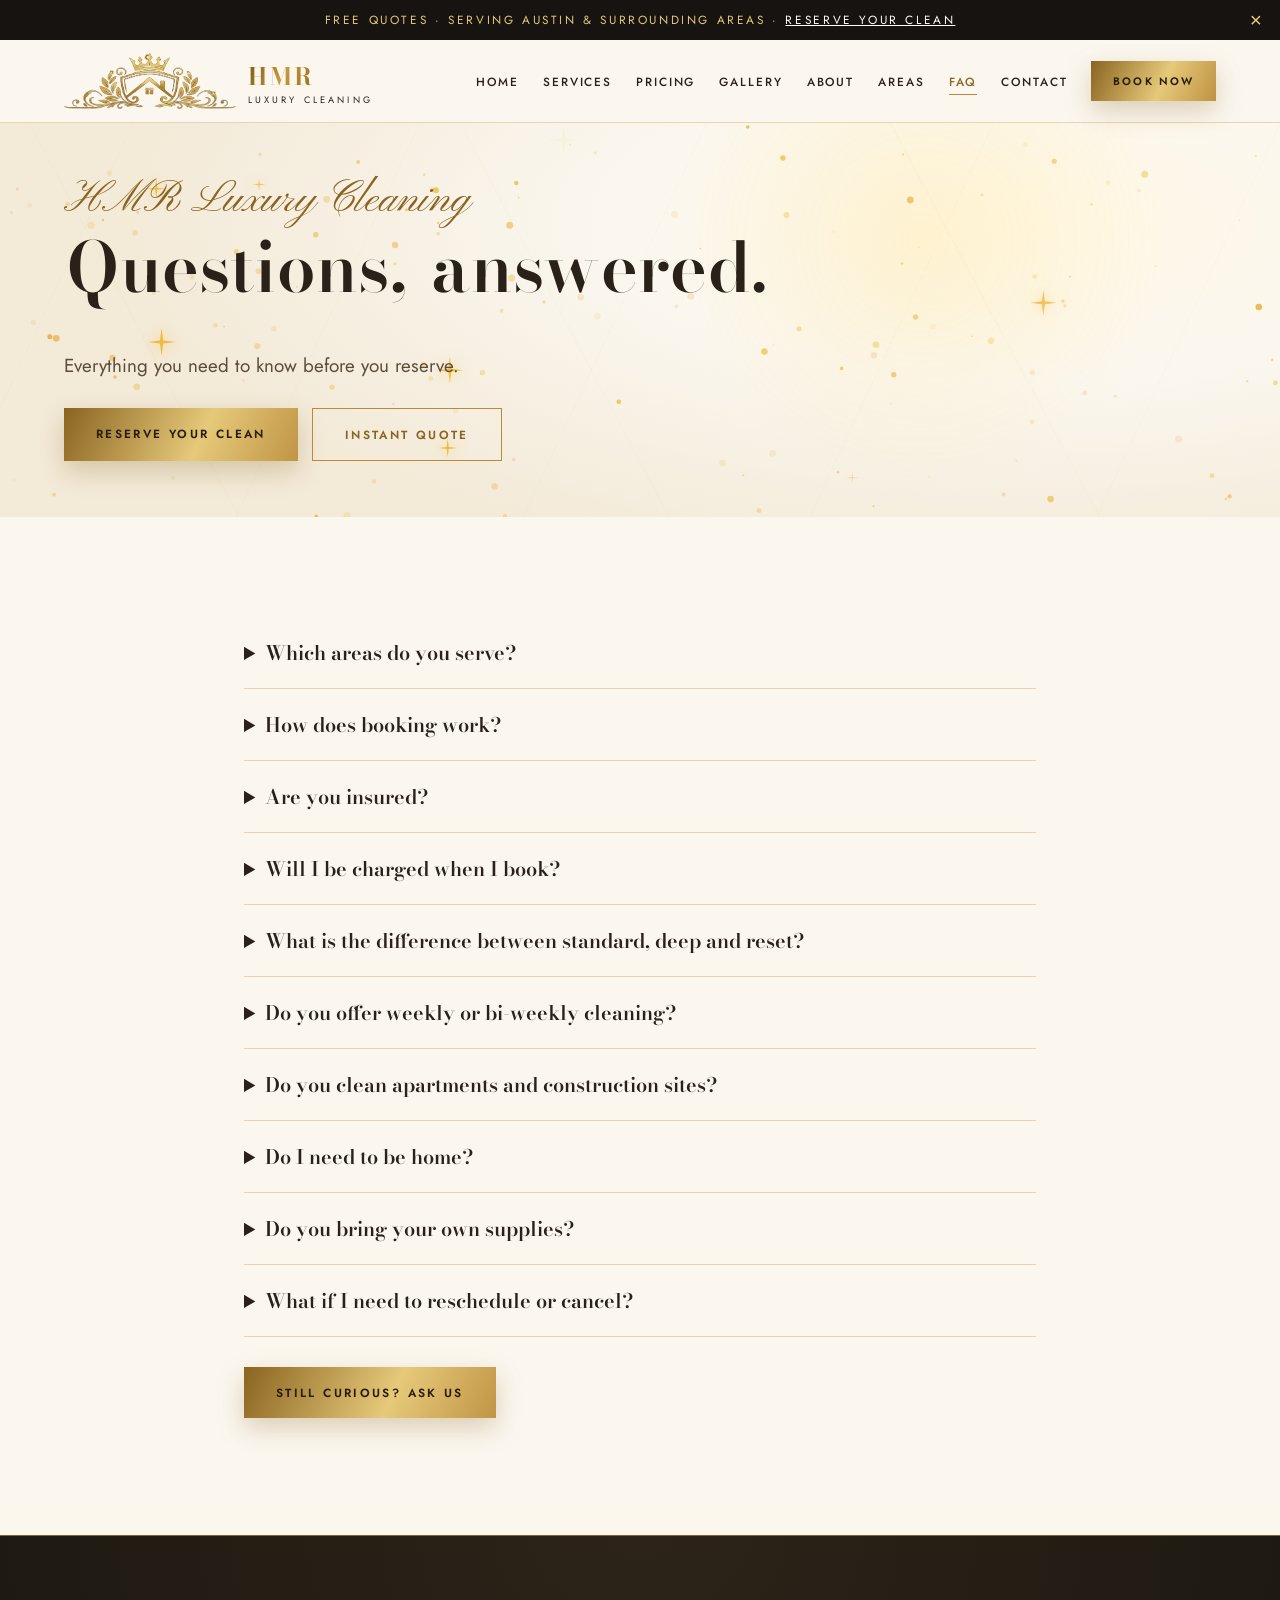
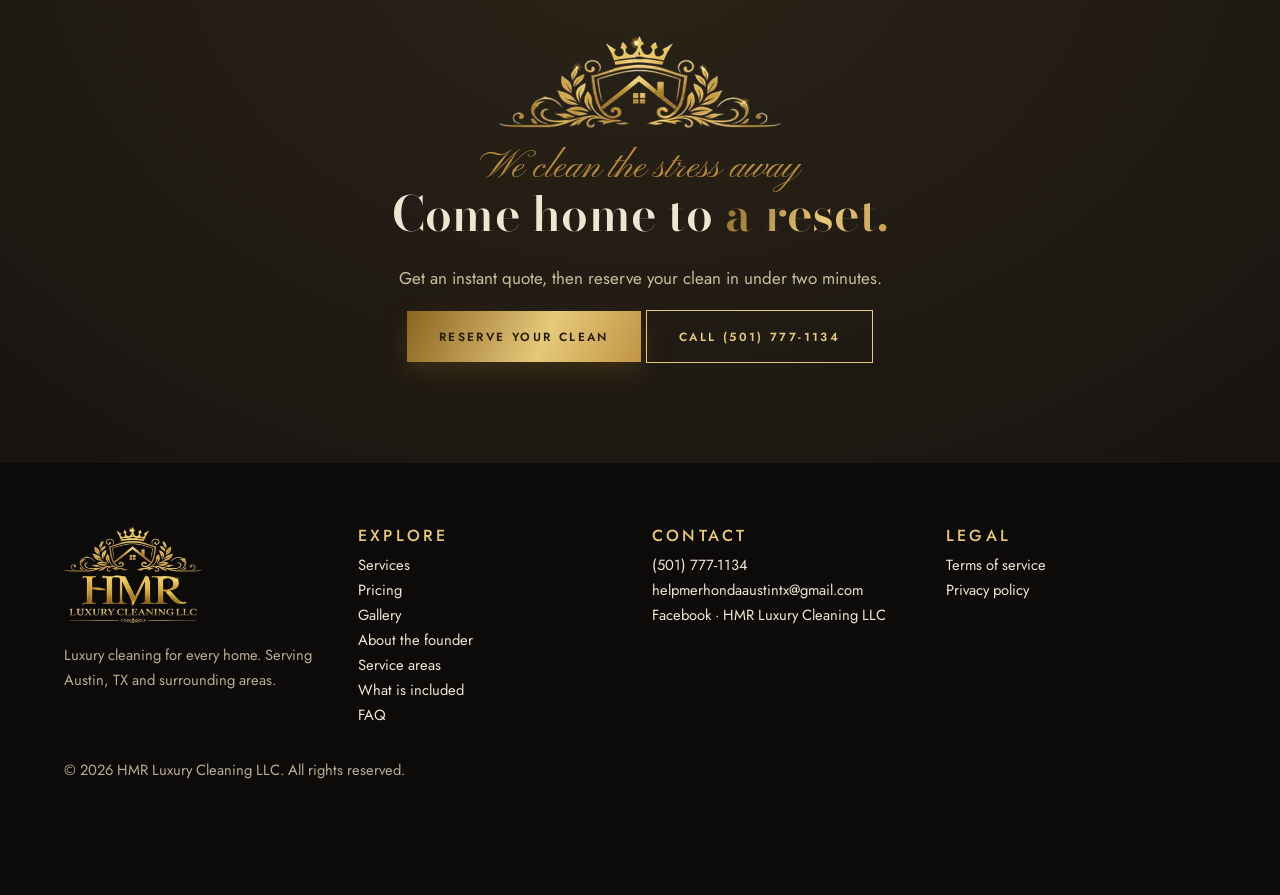
<file: faq.html>
<!doctype html>
<html lang="en">
  <head>
    <meta charset="utf-8" />
    <meta
      name="viewport"
      content="width=device-width, initial-scale=1, viewport-fit=cover"
    />
    <script>
      try {
        if (
          sessionStorage.getItem("curt") ||
          matchMedia("(prefers-reduced-motion: reduce)")
            .matches
        )
          document.documentElement.classList.add("nocurt");
        else sessionStorage.setItem("curt", "1");
      } catch (e) {}
    </script>
    <title>FAQ | HMR Luxury Cleaning LLC</title>
    <meta
      name="description"
      content="Answers about pricing, booking and what to expect."
    />
    <meta
      name="theme-color"
      content="#161310"
    />
    <meta
      property="og:title"
      content="FAQ | HMR Luxury Cleaning LLC"
    />
    <meta
      property="og:image"
      content="images/banner.jpg"
    />
    <link
      rel="icon"
      href="images/favicon.png"
    />
    <link
      rel="preconnect"
      href="https://fonts.googleapis.com"
    />
    <link
      rel="preconnect"
      href="https://fonts.gstatic.com"
      crossorigin
    />
    <link
      href="https://fonts.googleapis.com/css2?family=Bodoni+Moda:ital,wght@0,600;0,700;1,600&family=Jost:wght@400;500;600&family=Pinyon+Script&display=swap"
      rel="stylesheet"
    />
    <link
      rel="stylesheet"
      href="css/style.css"
    />
    <script type="application/ld+json">
      {
        "@context": "https://schema.org",
        "@type": "HouseCleaningService",
        "name": "HMR Luxury Cleaning LLC",
        "telephone": "+15017771134",
        "email": "helpmerhondaaustintx@gmail.com",
        "slogan": "We Clean the Stress Away",
        "address": {
          "@type": "PostalAddress",
          "addressLocality": "Austin",
          "addressRegion": "TX",
          "addressCountry": "US"
        },
        "areaServed": [
          "Austin, TX",
          "Pflugerville, TX",
          "Round Rock, TX",
          "Georgetown, TX",
          "Del Valle, TX"
        ]
      }
    </script>
  </head>
  <body>
    <a
      class="skip"
      href="#main"
      >Skip to content</a
    >
    <div class="promo">
      Free quotes · Serving Austin &amp; surrounding areas ·
      <a href="book.html#form">Reserve your clean</a
      ><button aria-label="Close banner">×</button>
    </div>
    <header class="top">
      <div class="wrap">
        <a
          class="logo"
          href="index.html"
          ><img
            src="images/crest-gold.png"
            alt=""
            width="144"
            height="47"
          /><span
            ><b>HMR</b><small>Luxury Cleaning</small></span
          ></a
        >
        <button
          class="burger"
          aria-label="Menu"
          aria-expanded="false"
        >
          Menu
        </button>
        <nav
          id="nav"
          aria-label="Main"
        >
          <a href="index.html">Home</a
          ><a href="services.html">Services</a
          ><a href="pricing.html">Pricing</a
          ><a href="gallery.html">Gallery</a
          ><a href="about.html">About</a
          ><a href="areas.html">Areas</a
          ><a
            href="faq.html"
            class="on"
            >FAQ</a
          ><a href="contact.html">Contact</a
          ><a
            class="btn sm"
            href="book.html#form"
            style="margin-left: 10px"
            >Book now</a
          >
        </nav>
      </div>
    </header>
    <main id="main">
      <section class="hero short">
        <canvas
          id="fx"
          aria-hidden="true"
        ></canvas>
        <div class="spot"></div>
        <div class="sweep"></div>
        <div
          class="curtain"
          aria-hidden="true"
        >
          <i class="cl"></i><i class="cr"></i
          ><img
            src="images/logo-gold.png"
            alt=""
          />
        </div>
        <div class="wrap">
          <div>
            <span
              class="heroscript in"
              style="--d: 0.6s"
              >HMR Luxury Cleaning</span
            >
            <h1 data-split>Questions, answered.</h1>
            <p
              class="in lead"
              style="--d: 1.5s"
            >
              Everything you need to know before you
              reserve.
            </p>
            <div
              class="in"
              style="
                --d: 1.7s;
                display: flex;
                gap: 14px;
                flex-wrap: wrap;
                margin-top: 26px;
              "
            >
              <a
                class="btn"
                href="book.html#form"
                >Reserve your clean</a
              ><a
                class="btn ghost"
                href="pricing.html#quote"
                >Instant quote</a
              >
            </div>
          </div>
        </div>
      </section>
      <section class="sec">
        <div
          class="wrap"
          style="max-width: 840px"
        >
          <details>
            <summary>Which areas do you serve?</summary>
            <p>
              Austin, TX and surrounding areas, including
              Pflugerville, Round Rock, Georgetown and Del
              Valle. Text us if you are unsure.
            </p>
          </details>
          <details>
            <summary>How does booking work?</summary>
            <p>
              Build your quote, choose a date and send your
              request. You receive an emailed invoice and
              our team receives your cleaning request, then
              we confirm your appointment.
            </p>
          </details>
          <details>
            <summary>Are you insured?</summary>
            <p>
              Yes. HMR Luxury Cleaning is trusted and
              insured.
            </p>
          </details>
          <details>
            <summary>
              Will I be charged when I book?
            </summary>
            <p>
              Reserving sends your request and invoice.
              Payment is collected as described on your
              invoice.
            </p>
          </details>
          <details>
            <summary>
              What is the difference between standard, deep
              and reset?
            </summary>
            <p>
              Standard keeps a clean home maintained. Deep
              cleaning goes further on buildup and detail
              areas. A Clean & Reset service leaves your
              home cleaned, organized and stress free.
            </p>
          </details>
          <details>
            <summary>
              Do you offer weekly or bi-weekly cleaning?
            </summary>
            <p>
              Yes. Maintenance clients save on standard
              cleaning with weekly, bi-weekly or monthly
              visits.
            </p>
          </details>
          <details>
            <summary>
              Do you clean apartments and construction
              sites?
            </summary>
            <p>
              Yes. We offer apartment cleaning and
              remodeling or construction cleanups.
              Construction jobs are quoted after a
              walk-through.
            </p>
          </details>
          <details>
            <summary>Do I need to be home?</summary>
            <p>
              No. Share access instructions on the booking
              form and we will confirm them with you.
            </p>
          </details>
          <details>
            <summary>
              Do you bring your own supplies?
            </summary>
            <p>
              Yes. We arrive with our own products, tools
              and a color-coded system for each area.
            </p>
          </details>
          <details>
            <summary>
              What if I need to reschedule or cancel?
            </summary>
            <p>
              Please contact us as early as possible. See
              the terms for details.
            </p>
          </details>
          <p style="margin-top: 30px">
            <a
              class="btn"
              href="contact.html"
              >Still curious? Ask us</a
            >
          </p>
        </div>
      </section>
    </main>
    <section class="band">
      <div class="wrap">
        <img
          class="bm"
          src="images/crest-gold.png"
          alt=""
        /><span
          class="script"
          style="display: block; font-size: 2.4rem"
          >We clean the stress away</span
        >
        <h2>
          Come home to <span class="gold">a reset.</span>
        </h2>
        <p>
          Get an instant quote, then reserve your clean in
          under two minutes.
        </p>
        <a
          class="btn"
          href="book.html#form"
          >Reserve your clean</a
        >
        <a
          class="btn ghost"
          href="tel:+15017771134"
          >Call (501) 777-1134</a
        >
      </div>
    </section>
    <footer>
      <div class="wrap grid">
        <div>
          <img
            src="images/logo-gold.png"
            alt="HMR Luxury Cleaning LLC logo"
          />
          <p>
            Luxury cleaning for every home. Serving Austin,
            TX and surrounding areas.
          </p>
        </div>
        <div>
          <h3>Explore</h3>
          <a href="services.html">Services</a><br /><a
            href="pricing.html"
            >Pricing</a
          ><br /><a href="gallery.html">Gallery</a><br /><a
            href="about.html"
            >About the founder</a
          ><br /><a href="areas.html">Service areas</a
          ><br /><a href="checklist.html"
            >What is included</a
          ><br /><a href="faq.html">FAQ</a>
        </div>
        <div>
          <h3>Contact</h3>
          <a href="tel:+15017771134">(501) 777-1134</a
          ><br /><a
            href="mailto:helpmerhondaaustintx@gmail.com"
            >helpmerhondaaustintx@gmail.com</a
          ><br /><a
            href="https://www.facebook.com/search/top?q=HMR%20Luxury%20Cleaning%20LLC"
            rel="noopener"
            >Facebook · HMR Luxury Cleaning LLC</a
          >
        </div>
        <div>
          <h3>Legal</h3>
          <a href="terms.html">Terms of service</a><br /><a
            href="privacy.html"
            >Privacy policy</a
          >
        </div>
      </div>
      <div
        class="wrap"
        style="margin-top: 30px"
      >
        © <span data-year></span> HMR Luxury Cleaning LLC.
        All rights reserved.
      </div>
    </footer>
    <div class="sticky">
      <a
        class="btn ghost"
        href="tel:+15017771134"
        >Call</a
      ><a
        class="btn"
        href="book.html#form"
        >Book now</a
      >
    </div>
    <div
      class="modal"
      id="pop"
      role="dialog"
      aria-modal="true"
      aria-label="Free quote"
    >
      <div class="card">
        <button
          class="x"
          aria-label="Close"
        >
          ×</button
        ><span class="script">Before you go</span>
        <h3>See your price in ten seconds.</h3>
        <p>No account and no obligation.</p>
        <a
          class="btn"
          href="index.html#quote"
          >Get my price</a
        >
        <button
          class="btn ghost sm"
          data-close
        >
          No thanks
        </button>
      </div>
    </div>
    <script src="js/script.js"></script>
  </body>
</html>
</file>
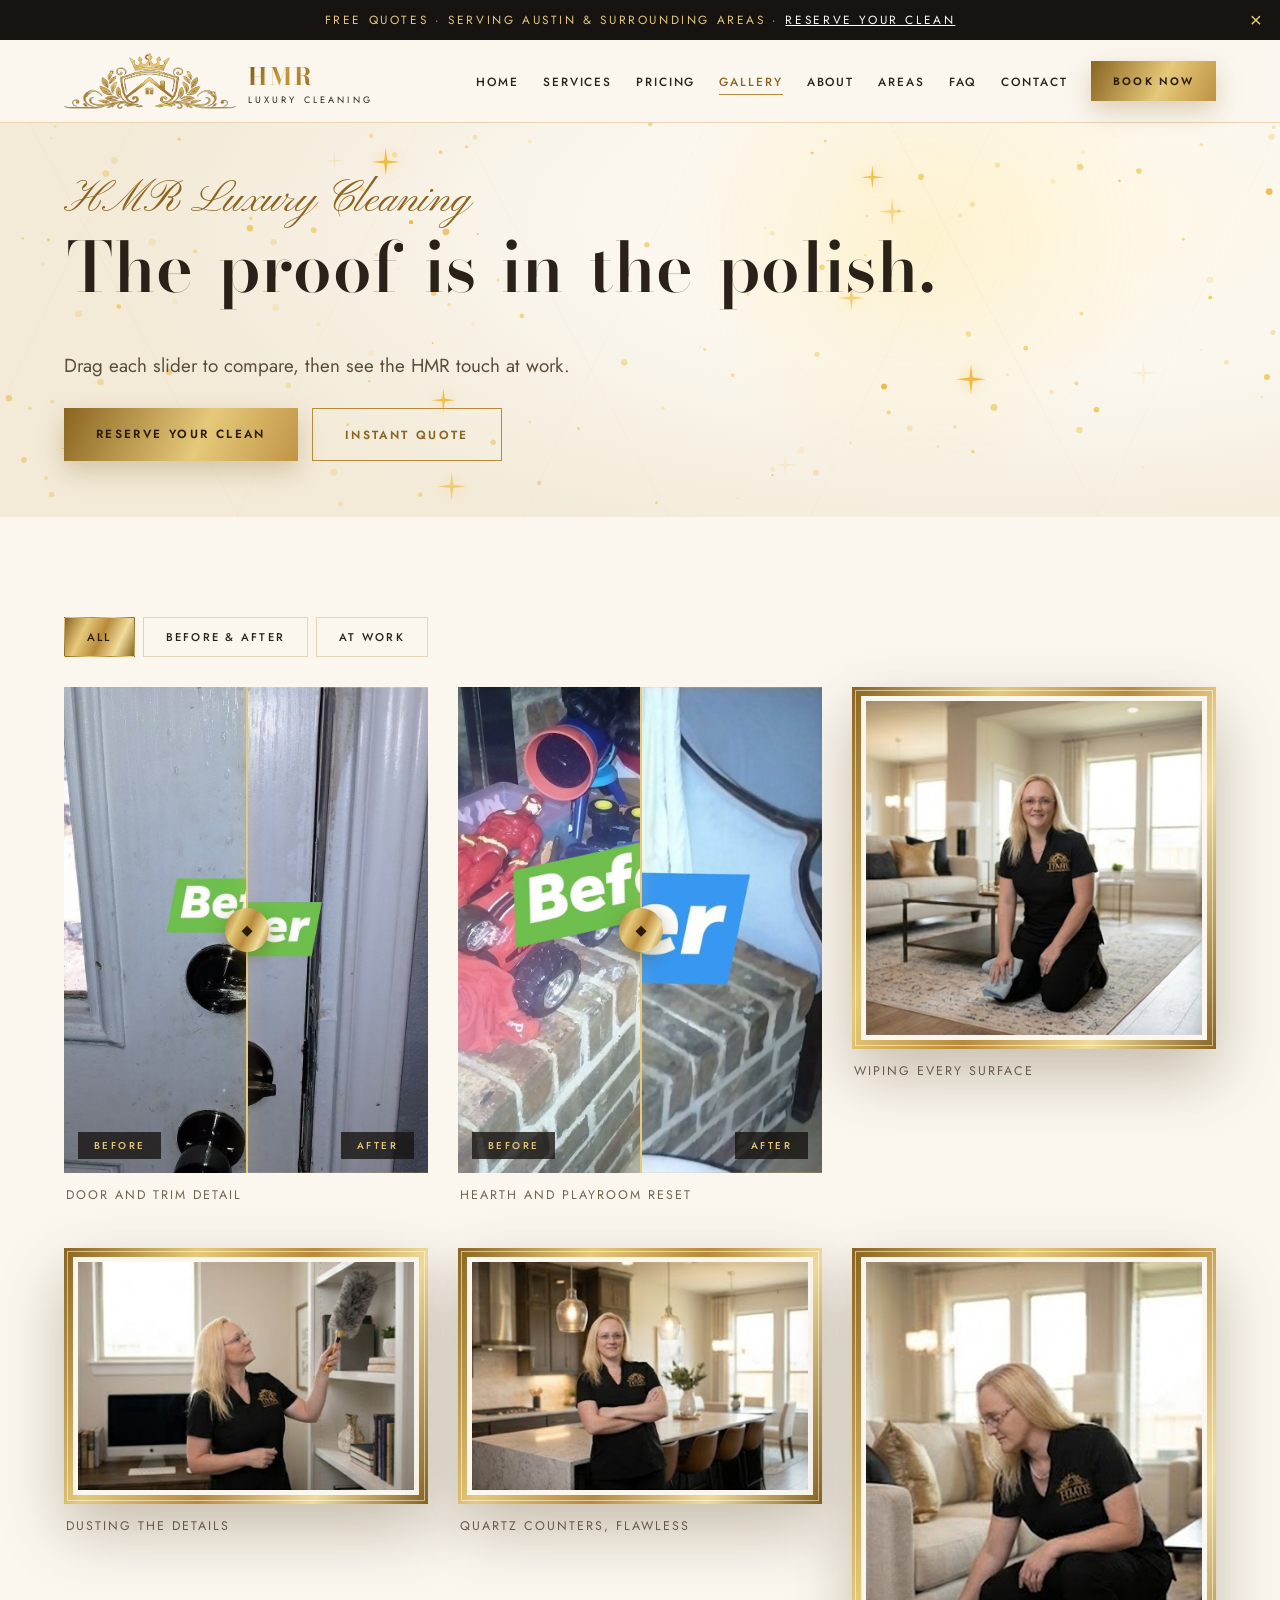
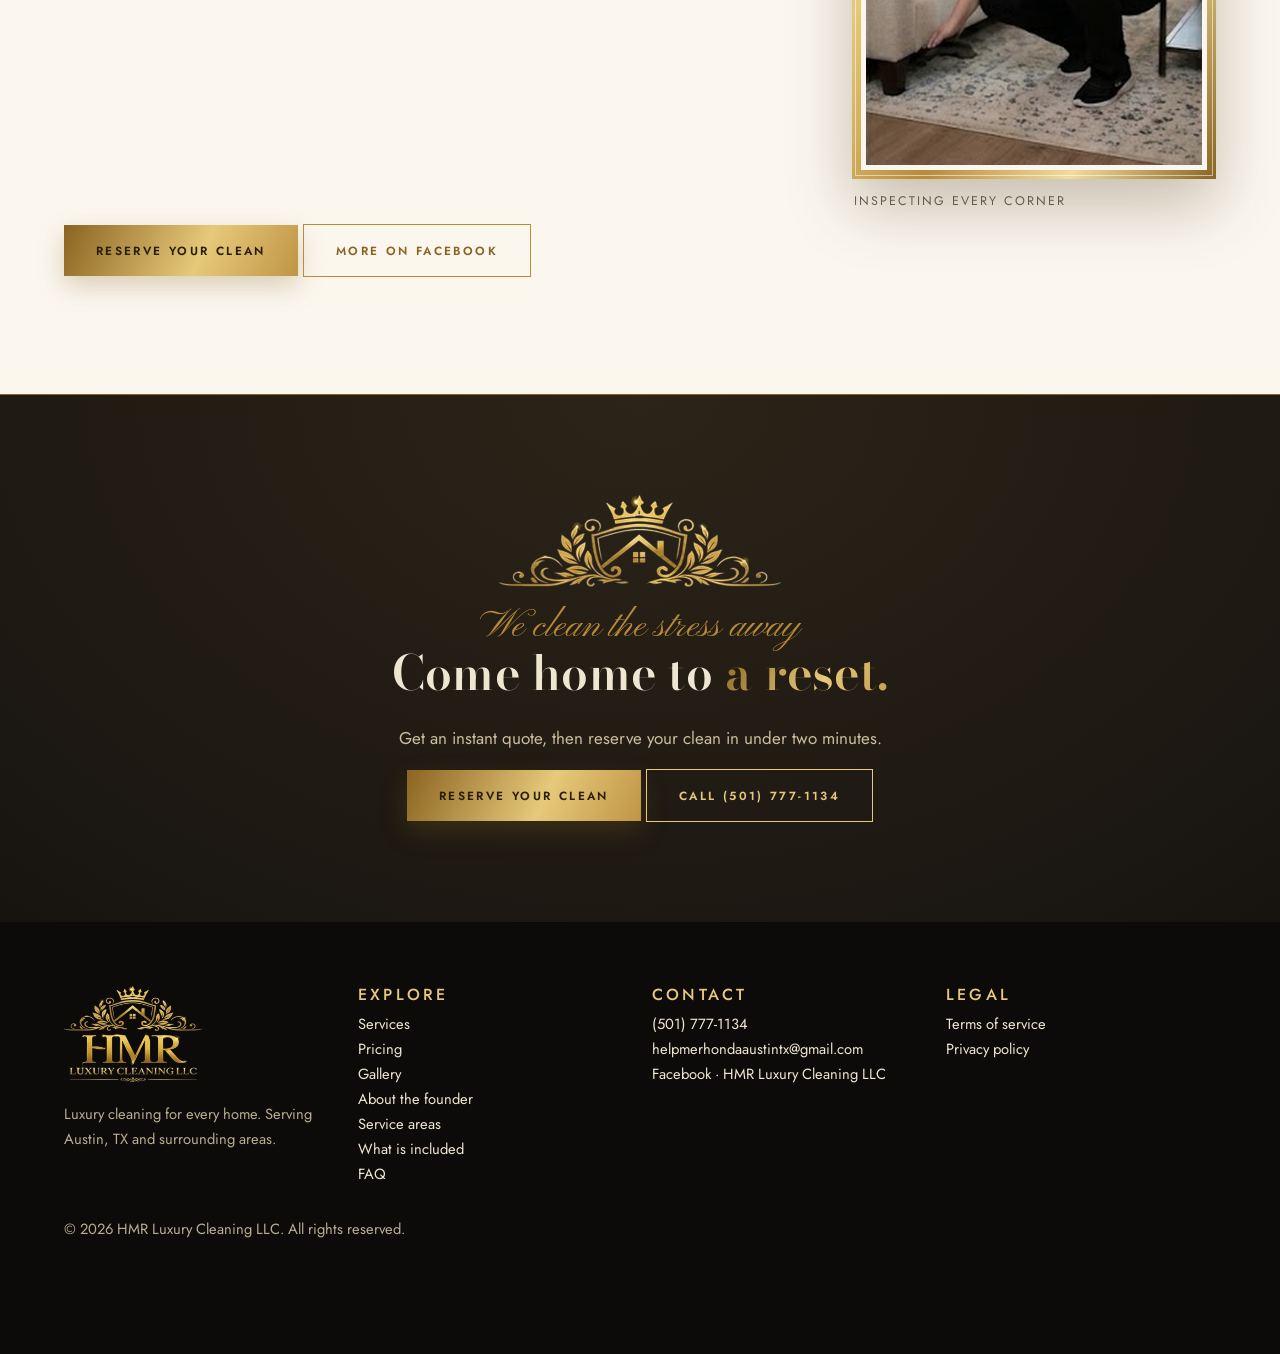
<file: gallery.html>
<!doctype html>
<html lang="en">
  <head>
    <meta charset="utf-8" />
    <meta
      name="viewport"
      content="width=device-width, initial-scale=1, viewport-fit=cover"
    />
    <script>
      try {
        if (
          sessionStorage.getItem("curt") ||
          matchMedia("(prefers-reduced-motion: reduce)")
            .matches
        )
          document.documentElement.classList.add("nocurt");
        else sessionStorage.setItem("curt", "1");
      } catch (e) {}
    </script>
    <title>Gallery | HMR Luxury Cleaning LLC</title>
    <meta
      name="description"
      content="Before and after results and a look at HMR Luxury Cleaning at work."
    />
    <meta
      name="theme-color"
      content="#161310"
    />
    <meta
      property="og:title"
      content="Gallery | HMR Luxury Cleaning LLC"
    />
    <meta
      property="og:image"
      content="images/banner.jpg"
    />
    <link
      rel="icon"
      href="images/favicon.png"
    />
    <link
      rel="preconnect"
      href="https://fonts.googleapis.com"
    />
    <link
      rel="preconnect"
      href="https://fonts.gstatic.com"
      crossorigin
    />
    <link
      href="https://fonts.googleapis.com/css2?family=Bodoni+Moda:ital,wght@0,600;0,700;1,600&family=Jost:wght@400;500;600&family=Pinyon+Script&display=swap"
      rel="stylesheet"
    />
    <link
      rel="stylesheet"
      href="css/style.css"
    />
    <script type="application/ld+json">
      {
        "@context": "https://schema.org",
        "@type": "HouseCleaningService",
        "name": "HMR Luxury Cleaning LLC",
        "telephone": "+15017771134",
        "email": "helpmerhondaaustintx@gmail.com",
        "slogan": "We Clean the Stress Away",
        "address": {
          "@type": "PostalAddress",
          "addressLocality": "Austin",
          "addressRegion": "TX",
          "addressCountry": "US"
        },
        "areaServed": [
          "Austin, TX",
          "Pflugerville, TX",
          "Round Rock, TX",
          "Georgetown, TX",
          "Del Valle, TX"
        ]
      }
    </script>
  </head>
  <body>
    <a
      class="skip"
      href="#main"
      >Skip to content</a
    >
    <div class="promo">
      Free quotes · Serving Austin &amp; surrounding areas ·
      <a href="book.html#form">Reserve your clean</a
      ><button aria-label="Close banner">×</button>
    </div>
    <header class="top">
      <div class="wrap">
        <a
          class="logo"
          href="index.html"
          ><img
            src="images/crest-gold.png"
            alt=""
            width="144"
            height="47"
          /><span
            ><b>HMR</b><small>Luxury Cleaning</small></span
          ></a
        >
        <button
          class="burger"
          aria-label="Menu"
          aria-expanded="false"
        >
          Menu
        </button>
        <nav
          id="nav"
          aria-label="Main"
        >
          <a href="index.html">Home</a
          ><a href="services.html">Services</a
          ><a href="pricing.html">Pricing</a
          ><a
            href="gallery.html"
            class="on"
            >Gallery</a
          ><a href="about.html">About</a
          ><a href="areas.html">Areas</a
          ><a href="faq.html">FAQ</a
          ><a href="contact.html">Contact</a
          ><a
            class="btn sm"
            href="book.html#form"
            style="margin-left: 10px"
            >Book now</a
          >
        </nav>
      </div>
    </header>
    <main id="main">
      <section class="hero short">
        <canvas
          id="fx"
          aria-hidden="true"
        ></canvas>
        <div class="spot"></div>
        <div class="sweep"></div>
        <div
          class="curtain"
          aria-hidden="true"
        >
          <i class="cl"></i><i class="cr"></i
          ><img
            src="images/logo-gold.png"
            alt=""
          />
        </div>
        <div class="wrap">
          <div>
            <span
              class="heroscript in"
              style="--d: 0.6s"
              >HMR Luxury Cleaning</span
            >
            <h1 data-split>The proof is in the polish.</h1>
            <p
              class="in lead"
              style="--d: 1.5s"
            >
              Drag each slider to compare, then see the HMR
              touch at work.
            </p>
            <div
              class="in"
              style="
                --d: 1.7s;
                display: flex;
                gap: 14px;
                flex-wrap: wrap;
                margin-top: 26px;
              "
            >
              <a
                class="btn"
                href="book.html#form"
                >Reserve your clean</a
              ><a
                class="btn ghost"
                href="pricing.html#quote"
                >Instant quote</a
              >
            </div>
          </div>
        </div>
      </section>
      <section class="sec">
        <div class="wrap">
          <div class="filters">
            <button
              class="on"
              data-f="all"
            >
              All</button
            ><button data-f="detail">
              Before &amp; after</button
            ><button data-f="team">At work</button>
          </div>
          <div class="gal">
            <figure
              class="rv"
              data-c="detail"
            >
              <div
                class="ba"
                style="--p: 50%"
              >
                <div class="b">
                  <img
                    src="images/gallery/pair1-before.jpg"
                    alt="Door and trim detail before cleaning"
                    loading="lazy"
                  />Before<span class="lbl">Before</span>
                </div>
                <div class="a">
                  <img
                    src="images/gallery/pair1-after.jpg"
                    alt="Door and trim detail after cleaning"
                    loading="lazy"
                  />After<span class="lbl">After</span>
                </div>
                <div class="bar"></div>
                <input
                  type="range"
                  min="0"
                  max="100"
                  value="50"
                  aria-label="Drag to compare Door and trim detail before and after"
                />
              </div>
              <figcaption>Door and trim detail</figcaption>
            </figure>
            <figure
              class="rv"
              data-c="detail"
            >
              <div
                class="ba"
                style="--p: 50%"
              >
                <div class="b">
                  <img
                    src="images/gallery/pair2-before.jpg"
                    alt="Hearth and playroom reset before cleaning"
                    loading="lazy"
                  />Before<span class="lbl">Before</span>
                </div>
                <div class="a">
                  <img
                    src="images/gallery/pair2-after.jpg"
                    alt="Hearth and playroom reset after cleaning"
                    loading="lazy"
                  />After<span class="lbl">After</span>
                </div>
                <div class="bar"></div>
                <input
                  type="range"
                  min="0"
                  max="100"
                  value="50"
                  aria-label="Drag to compare Hearth and playroom reset before and after"
                />
              </div>
              <figcaption>
                Hearth and playroom reset
              </figcaption>
            </figure>
            <figure
              class="rv"
              data-c="team"
            >
              <div class="gilt">
                <img
                  src="images/ceo-kneel.jpg"
                  alt="Founder kneeling to wipe a coffee table"
                  loading="lazy"
                />
              </div>
              <figcaption>Wiping every surface</figcaption>
            </figure>
            <figure
              class="rv"
              data-c="team"
            >
              <div class="gilt">
                <img
                  src="images/ceo-dust.jpg"
                  alt="Founder dusting shelves with a feather duster"
                  loading="lazy"
                />
              </div>
              <figcaption>Dusting the details</figcaption>
            </figure>
            <figure
              class="rv"
              data-c="team"
            >
              <div class="gilt">
                <img
                  src="images/ceo-island.jpg"
                  alt="Founder standing by a kitchen island"
                  loading="lazy"
                />
              </div>
              <figcaption>
                Quartz counters, flawless
              </figcaption>
            </figure>
            <figure
              class="rv"
              data-c="team"
            >
              <div class="gilt">
                <img
                  src="images/ceo-crouch.jpg"
                  alt="Founder crouching to check a rug"
                  loading="lazy"
                />
              </div>
              <figcaption>
                Inspecting every corner
              </figcaption>
            </figure>
          </div>

          <p>
            <a
              class="btn"
              href="book.html#form"
              >Reserve your clean</a
            >
            <a
              class="btn ghost"
              href="https://www.facebook.com/search/top?q=HMR%20Luxury%20Cleaning%20LLC"
              rel="noopener"
              >More on Facebook</a
            >
          </p>
        </div>
      </section>
    </main>
    <section class="band">
      <div class="wrap">
        <img
          class="bm"
          src="images/crest-gold.png"
          alt=""
        /><span
          class="script"
          style="display: block; font-size: 2.4rem"
          >We clean the stress away</span
        >
        <h2>
          Come home to <span class="gold">a reset.</span>
        </h2>
        <p>
          Get an instant quote, then reserve your clean in
          under two minutes.
        </p>
        <a
          class="btn"
          href="book.html#form"
          >Reserve your clean</a
        >
        <a
          class="btn ghost"
          href="tel:+15017771134"
          >Call (501) 777-1134</a
        >
      </div>
    </section>
    <footer>
      <div class="wrap grid">
        <div>
          <img
            src="images/logo-gold.png"
            alt="HMR Luxury Cleaning LLC logo"
          />
          <p>
            Luxury cleaning for every home. Serving Austin,
            TX and surrounding areas.
          </p>
        </div>
        <div>
          <h3>Explore</h3>
          <a href="services.html">Services</a><br /><a
            href="pricing.html"
            >Pricing</a
          ><br /><a href="gallery.html">Gallery</a><br /><a
            href="about.html"
            >About the founder</a
          ><br /><a href="areas.html">Service areas</a
          ><br /><a href="checklist.html"
            >What is included</a
          ><br /><a href="faq.html">FAQ</a>
        </div>
        <div>
          <h3>Contact</h3>
          <a href="tel:+15017771134">(501) 777-1134</a
          ><br /><a
            href="mailto:helpmerhondaaustintx@gmail.com"
            >helpmerhondaaustintx@gmail.com</a
          ><br /><a
            href="https://www.facebook.com/search/top?q=HMR%20Luxury%20Cleaning%20LLC"
            rel="noopener"
            >Facebook · HMR Luxury Cleaning LLC</a
          >
        </div>
        <div>
          <h3>Legal</h3>
          <a href="terms.html">Terms of service</a><br /><a
            href="privacy.html"
            >Privacy policy</a
          >
        </div>
      </div>
      <div
        class="wrap"
        style="margin-top: 30px"
      >
        © <span data-year></span> HMR Luxury Cleaning LLC.
        All rights reserved.
      </div>
    </footer>
    <div class="sticky">
      <a
        class="btn ghost"
        href="tel:+15017771134"
        >Call</a
      ><a
        class="btn"
        href="book.html#form"
        >Book now</a
      >
    </div>
    <div
      class="modal"
      id="pop"
      role="dialog"
      aria-modal="true"
      aria-label="Free quote"
    >
      <div class="card">
        <button
          class="x"
          aria-label="Close"
        >
          ×</button
        ><span class="script">Before you go</span>
        <h3>See your price in ten seconds.</h3>
        <p>No account and no obligation.</p>
        <a
          class="btn"
          href="index.html#quote"
          >Get my price</a
        >
        <button
          class="btn ghost sm"
          data-close
        >
          No thanks
        </button>
      </div>
    </div>
    <script src="js/script.js"></script>
  </body>
</html>
</file>
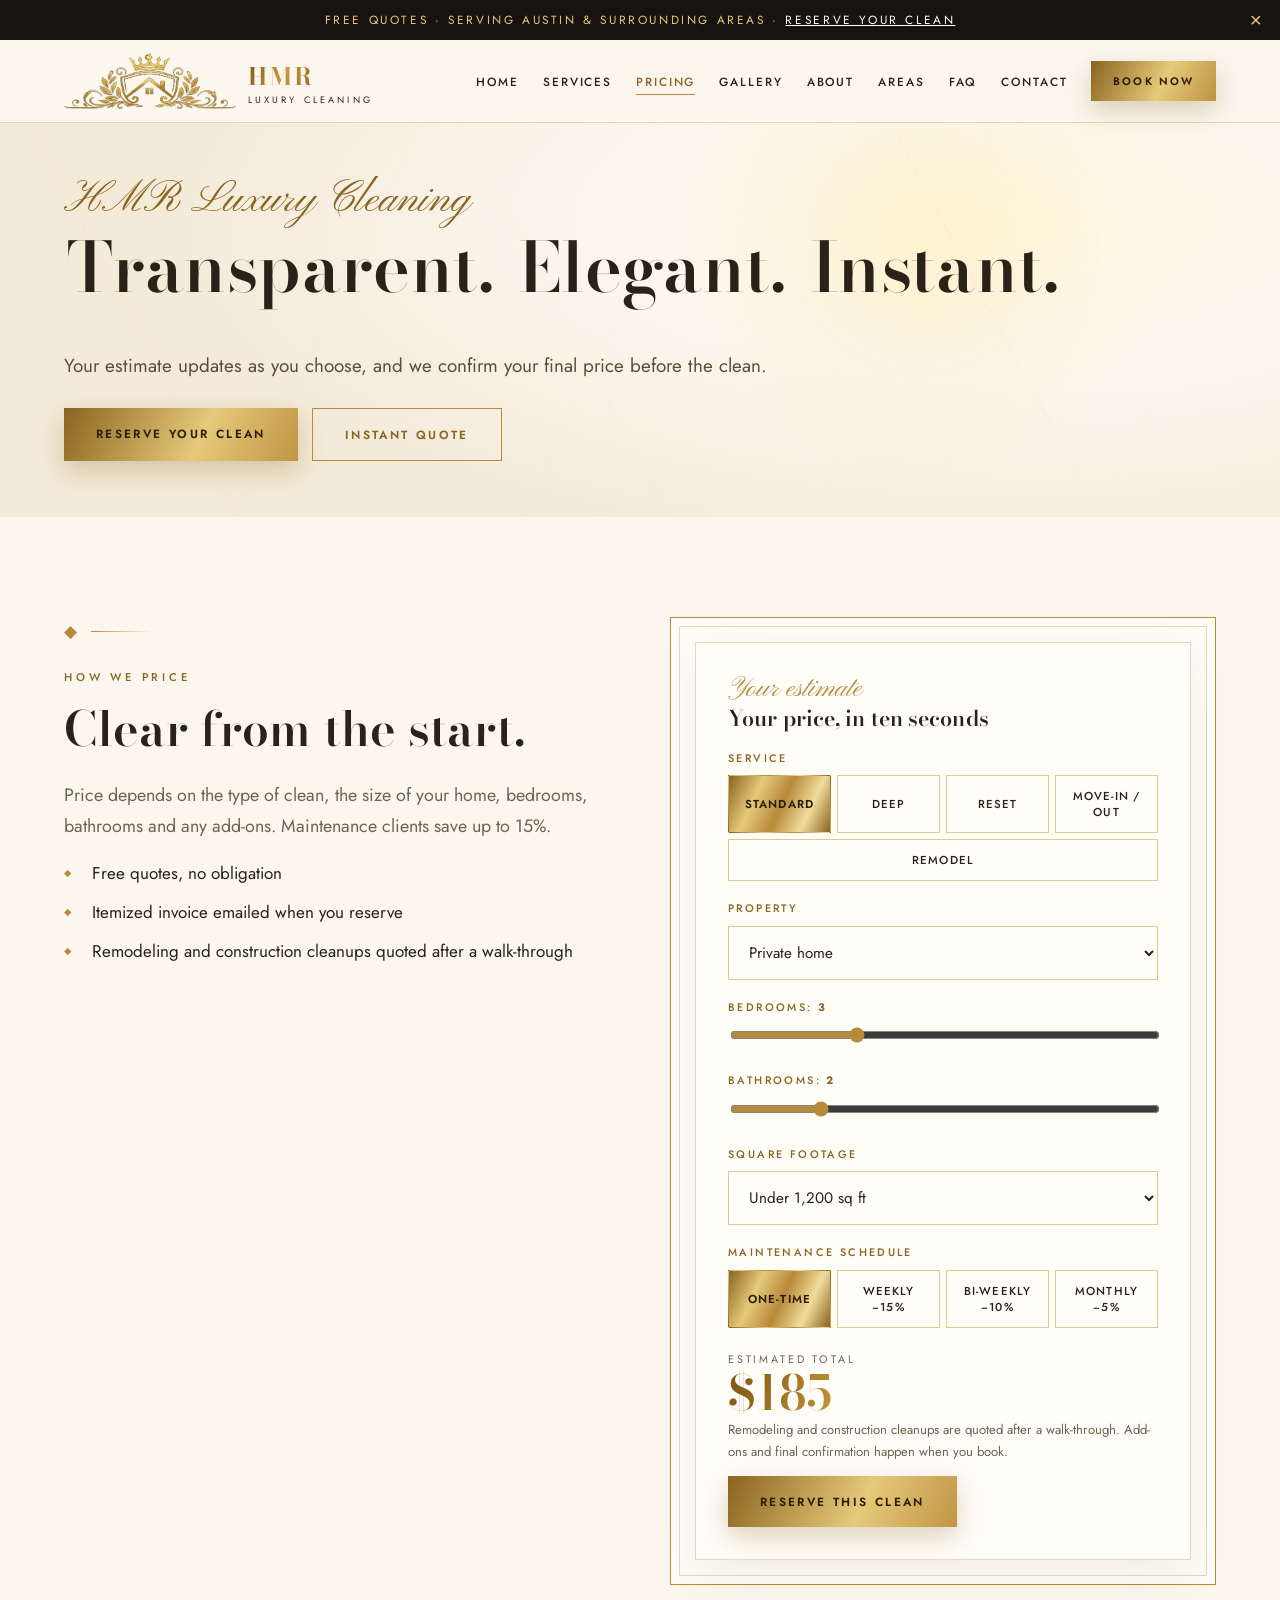
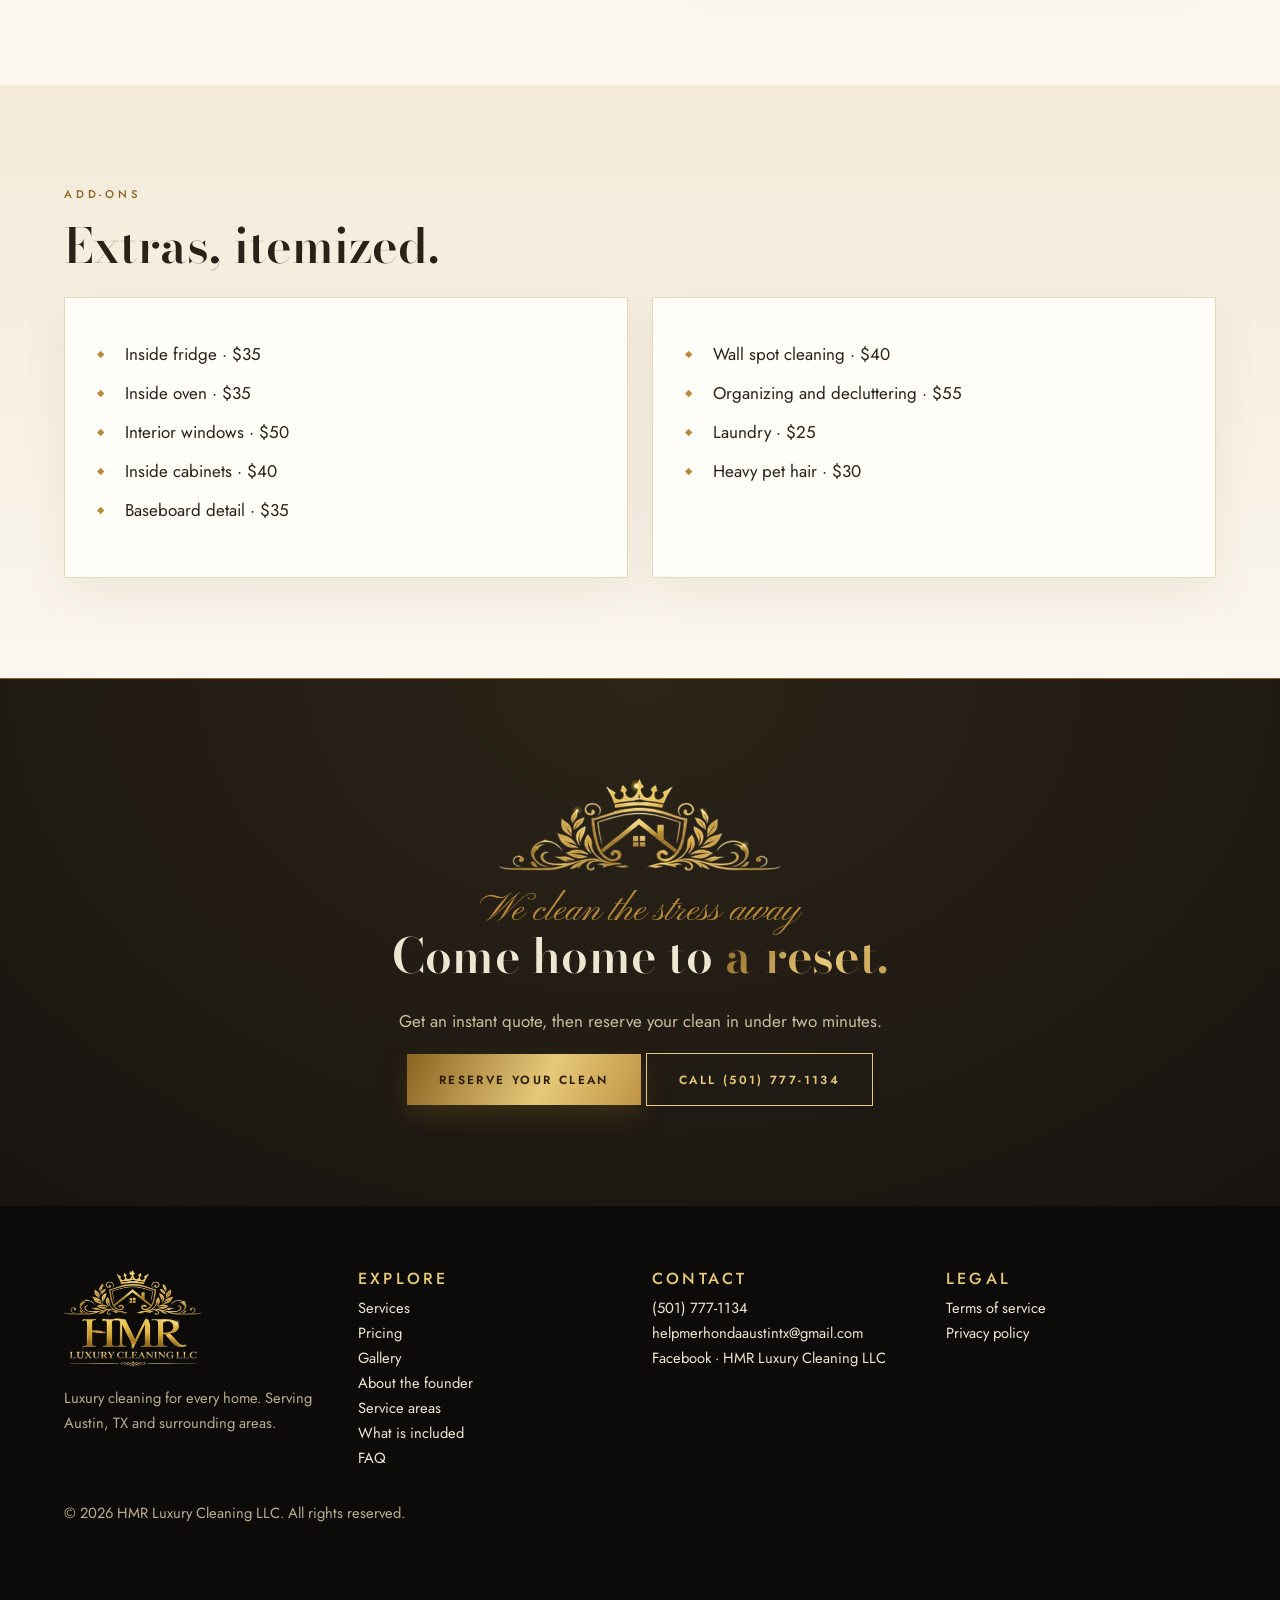
<file: pricing.html>
<!doctype html>
<html lang="en">
  <head>
    <meta charset="utf-8" />
    <meta
      name="viewport"
      content="width=device-width, initial-scale=1, viewport-fit=cover"
    />
    <script>
      try {
        if (
          sessionStorage.getItem("curt") ||
          matchMedia("(prefers-reduced-motion: reduce)")
            .matches
        )
          document.documentElement.classList.add("nocurt");
        else sessionStorage.setItem("curt", "1");
      } catch (e) {}
    </script>
    <title>
      Pricing & Instant Quote | HMR Luxury Cleaning LLC
    </title>
    <meta
      name="description"
      content="Get an instant cleaning estimate and book online."
    />
    <meta
      name="theme-color"
      content="#161310"
    />
    <meta
      property="og:title"
      content="Pricing & Instant Quote | HMR Luxury Cleaning LLC"
    />
    <meta
      property="og:image"
      content="images/banner.jpg"
    />
    <link
      rel="icon"
      href="images/favicon.png"
    />
    <link
      rel="preconnect"
      href="https://fonts.googleapis.com"
    />
    <link
      rel="preconnect"
      href="https://fonts.gstatic.com"
      crossorigin
    />
    <link
      href="https://fonts.googleapis.com/css2?family=Bodoni+Moda:ital,wght@0,600;0,700;1,600&family=Jost:wght@400;500;600&family=Pinyon+Script&display=swap"
      rel="stylesheet"
    />
    <link
      rel="stylesheet"
      href="css/style.css"
    />
    <script type="application/ld+json">
      {
        "@context": "https://schema.org",
        "@type": "HouseCleaningService",
        "name": "HMR Luxury Cleaning LLC",
        "telephone": "+15017771134",
        "email": "helpmerhondaaustintx@gmail.com",
        "slogan": "We Clean the Stress Away",
        "address": {
          "@type": "PostalAddress",
          "addressLocality": "Austin",
          "addressRegion": "TX",
          "addressCountry": "US"
        },
        "areaServed": [
          "Austin, TX",
          "Pflugerville, TX",
          "Round Rock, TX",
          "Georgetown, TX",
          "Del Valle, TX"
        ]
      }
    </script>
  </head>
  <body>
    <a
      class="skip"
      href="#main"
      >Skip to content</a
    >
    <div class="promo">
      Free quotes · Serving Austin &amp; surrounding areas ·
      <a href="book.html#form">Reserve your clean</a
      ><button aria-label="Close banner">×</button>
    </div>
    <header class="top">
      <div class="wrap">
        <a
          class="logo"
          href="index.html"
          ><img
            src="images/crest-gold.png"
            alt=""
            width="144"
            height="47"
          /><span
            ><b>HMR</b><small>Luxury Cleaning</small></span
          ></a
        >
        <button
          class="burger"
          aria-label="Menu"
          aria-expanded="false"
        >
          Menu
        </button>
        <nav
          id="nav"
          aria-label="Main"
        >
          <a href="index.html">Home</a
          ><a href="services.html">Services</a
          ><a
            href="pricing.html"
            class="on"
            >Pricing</a
          ><a href="gallery.html">Gallery</a
          ><a href="about.html">About</a
          ><a href="areas.html">Areas</a
          ><a href="faq.html">FAQ</a
          ><a href="contact.html">Contact</a
          ><a
            class="btn sm"
            href="book.html#form"
            style="margin-left: 10px"
            >Book now</a
          >
        </nav>
      </div>
    </header>
    <main id="main">
      <section class="hero short">
        <canvas
          id="fx"
          aria-hidden="true"
        ></canvas>
        <div class="spot"></div>
        <div class="sweep"></div>
        <div
          class="curtain"
          aria-hidden="true"
        >
          <i class="cl"></i><i class="cr"></i
          ><img
            src="images/logo-gold.png"
            alt=""
          />
        </div>
        <div class="wrap">
          <div>
            <span
              class="heroscript in"
              style="--d: 0.6s"
              >HMR Luxury Cleaning</span
            >
            <h1 data-split>
              Transparent. Elegant. Instant.
            </h1>
            <p
              class="in lead"
              style="--d: 1.5s"
            >
              Your estimate updates as you choose, and we
              confirm your final price before the clean.
            </p>
            <div
              class="in"
              style="
                --d: 1.7s;
                display: flex;
                gap: 14px;
                flex-wrap: wrap;
                margin-top: 26px;
              "
            >
              <a
                class="btn"
                href="book.html#form"
                >Reserve your clean</a
              ><a
                class="btn ghost"
                href="pricing.html#quote"
                >Instant quote</a
              >
            </div>
          </div>
        </div>
      </section>
      <section
        class="sec"
        id="quote"
      >
        <div
          class="wrap two"
          style="align-items: start"
        >
          <div>
            <div class="orn l">◆</div>
            <span class="eyebrow">How we price</span>
            <h2>Clear from the start.</h2>
            <p class="lead">
              Price depends on the type of clean, the size
              of your home, bedrooms, bathrooms and any
              add-ons. Maintenance clients save up to 15%.
            </p>
            <ul class="tick">
              <li>Free quotes, no obligation</li>
              <li>
                Itemized invoice emailed when you reserve
              </li>
              <li>
                Remodeling and construction cleanups quoted
                after a walk-through
              </li>
            </ul>
          </div>
          <div
            class="frame"
            style="padding: 14px"
          >
            <div style="padding: 10px">
              <div
                class="card"
                id="mc"
              >
                <span
                  class="script"
                  style="font-size: 1.8rem"
                  >Your estimate</span
                >
                <h3 style="margin-top: 2px">
                  Your price, in ten seconds
                </h3>
                <label>Service</label>
                <div
                  class="seg"
                  id="mc-svc"
                >
                  <button
                    data-v="standard"
                    class="on"
                  >
                    Standard</button
                  ><button data-v="deep">Deep</button
                  ><button data-v="reset">Reset</button
                  ><button data-v="move">
                    Move-in / out</button
                  ><button data-v="construct">
                    Remodel
                  </button>
                </div>
                <label for="mc-prop">Property</label
                ><select id="mc-prop"></select>
                <div id="mc-bedwrap">
                  <label for="mc-bed"
                    >Bedrooms: <b id="mc-bv">3</b></label
                  ><input
                    id="mc-bed"
                    type="range"
                    min="1"
                    max="8"
                    value="3"
                  />
                </div>
                <label for="mc-bath"
                  >Bathrooms: <b id="mc-bav">2</b></label
                ><input
                  id="mc-bath"
                  type="range"
                  min="1"
                  max="6"
                  value="2"
                />
                <div id="mc-sqwrap">
                  <label for="mc-sq">Square footage</label
                  ><select id="mc-sq"></select>
                </div>
                <div id="mc-freqwrap">
                  <label>Maintenance schedule</label>
                  <div
                    class="seg"
                    id="mc-freq"
                  >
                    <button
                      data-v="once"
                      class="on"
                    >
                      One-time</button
                    ><button data-v="weekly">
                      Weekly −15%</button
                    ><button data-v="biweekly">
                      Bi-weekly −10%</button
                    ><button data-v="monthly">
                      Monthly −5%
                    </button>
                  </div>
                </div>
                <p
                  class="from"
                  style="margin: 22px 0 0"
                >
                  Estimated total
                </p>
                <div
                  class="big"
                  id="mc-price"
                >
                  $0
                </div>
                <p class="note">
                  Remodeling and construction cleanups are
                  quoted after a walk-through. Add-ons and
                  final confirmation happen when you book.
                </p>
                <a
                  class="btn"
                  id="mc-go"
                  href="book.html#form"
                  >Reserve this clean</a
                >
              </div>
            </div>
          </div>
        </div>
      </section>
      <section class="sec cream">
        <div class="wrap">
          <span class="eyebrow">Add-ons</span>
          <h2>Extras, itemized.</h2>
          <div class="grid">
            <div class="card">
              <ul class="tick">
                <li>Inside fridge · $35</li>
                <li>Inside oven · $35</li>
                <li>Interior windows · $50</li>
                <li>Inside cabinets · $40</li>
                <li>Baseboard detail · $35</li>
              </ul>
            </div>
            <div class="card">
              <ul class="tick">
                <li>Wall spot cleaning · $40</li>
                <li>Organizing and decluttering · $55</li>
                <li>Laundry · $25</li>
                <li>Heavy pet hair · $30</li>
              </ul>
            </div>
          </div>
        </div>
      </section>
    </main>
    <section class="band">
      <div class="wrap">
        <img
          class="bm"
          src="images/crest-gold.png"
          alt=""
        /><span
          class="script"
          style="display: block; font-size: 2.4rem"
          >We clean the stress away</span
        >
        <h2>
          Come home to <span class="gold">a reset.</span>
        </h2>
        <p>
          Get an instant quote, then reserve your clean in
          under two minutes.
        </p>
        <a
          class="btn"
          href="book.html#form"
          >Reserve your clean</a
        >
        <a
          class="btn ghost"
          href="tel:+15017771134"
          >Call (501) 777-1134</a
        >
      </div>
    </section>
    <footer>
      <div class="wrap grid">
        <div>
          <img
            src="images/logo-gold.png"
            alt="HMR Luxury Cleaning LLC logo"
          />
          <p>
            Luxury cleaning for every home. Serving Austin,
            TX and surrounding areas.
          </p>
        </div>
        <div>
          <h3>Explore</h3>
          <a href="services.html">Services</a><br /><a
            href="pricing.html"
            >Pricing</a
          ><br /><a href="gallery.html">Gallery</a><br /><a
            href="about.html"
            >About the founder</a
          ><br /><a href="areas.html">Service areas</a
          ><br /><a href="checklist.html"
            >What is included</a
          ><br /><a href="faq.html">FAQ</a>
        </div>
        <div>
          <h3>Contact</h3>
          <a href="tel:+15017771134">(501) 777-1134</a
          ><br /><a
            href="mailto:helpmerhondaaustintx@gmail.com"
            >helpmerhondaaustintx@gmail.com</a
          ><br /><a
            href="https://www.facebook.com/search/top?q=HMR%20Luxury%20Cleaning%20LLC"
            rel="noopener"
            >Facebook · HMR Luxury Cleaning LLC</a
          >
        </div>
        <div>
          <h3>Legal</h3>
          <a href="terms.html">Terms of service</a><br /><a
            href="privacy.html"
            >Privacy policy</a
          >
        </div>
      </div>
      <div
        class="wrap"
        style="margin-top: 30px"
      >
        © <span data-year></span> HMR Luxury Cleaning LLC.
        All rights reserved.
      </div>
    </footer>
    <div class="sticky">
      <a
        class="btn ghost"
        href="tel:+15017771134"
        >Call</a
      ><a
        class="btn"
        href="book.html#form"
        >Book now</a
      >
    </div>
    <div
      class="modal"
      id="pop"
      role="dialog"
      aria-modal="true"
      aria-label="Free quote"
    >
      <div class="card">
        <button
          class="x"
          aria-label="Close"
        >
          ×</button
        ><span class="script">Before you go</span>
        <h3>See your price in ten seconds.</h3>
        <p>No account and no obligation.</p>
        <a
          class="btn"
          href="index.html#quote"
          >Get my price</a
        >
        <button
          class="btn ghost sm"
          data-close
        >
          No thanks
        </button>
      </div>
    </div>
    <script src="js/script.js"></script>
  </body>
</html>
</file>
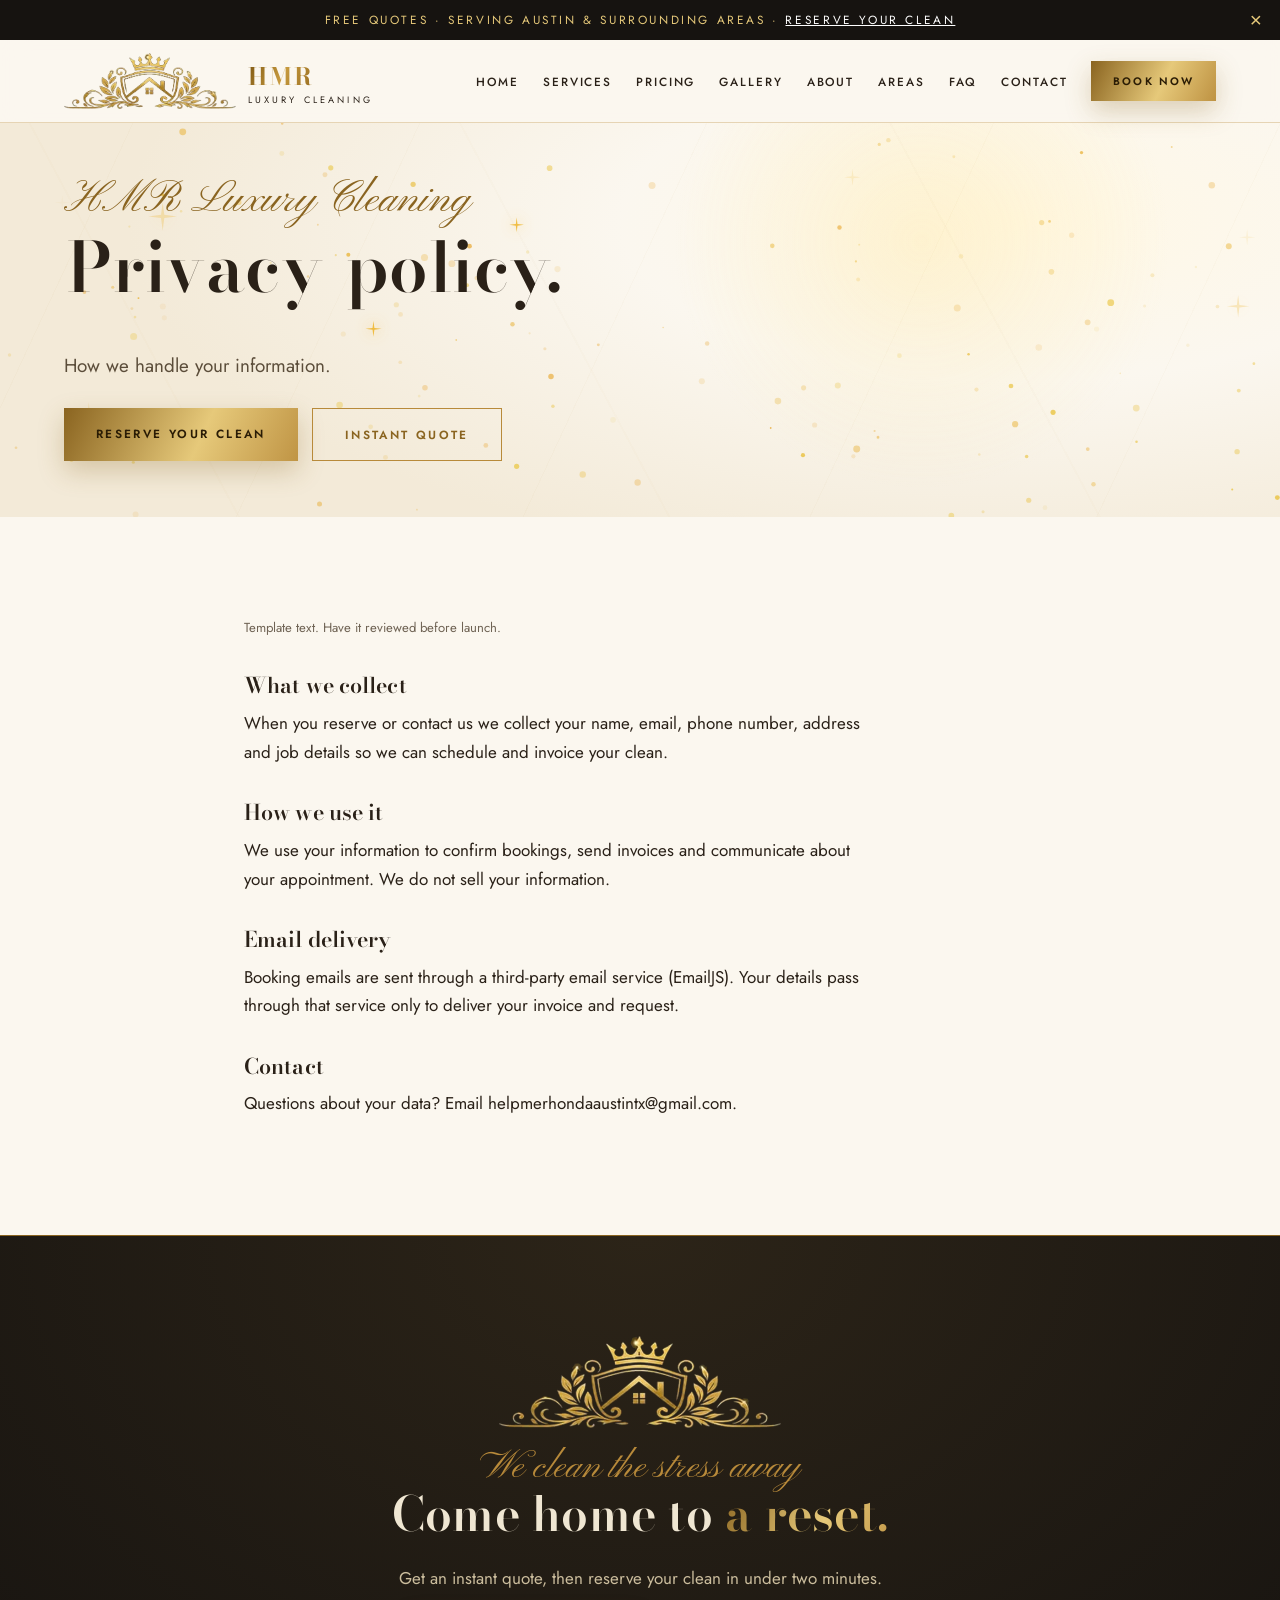
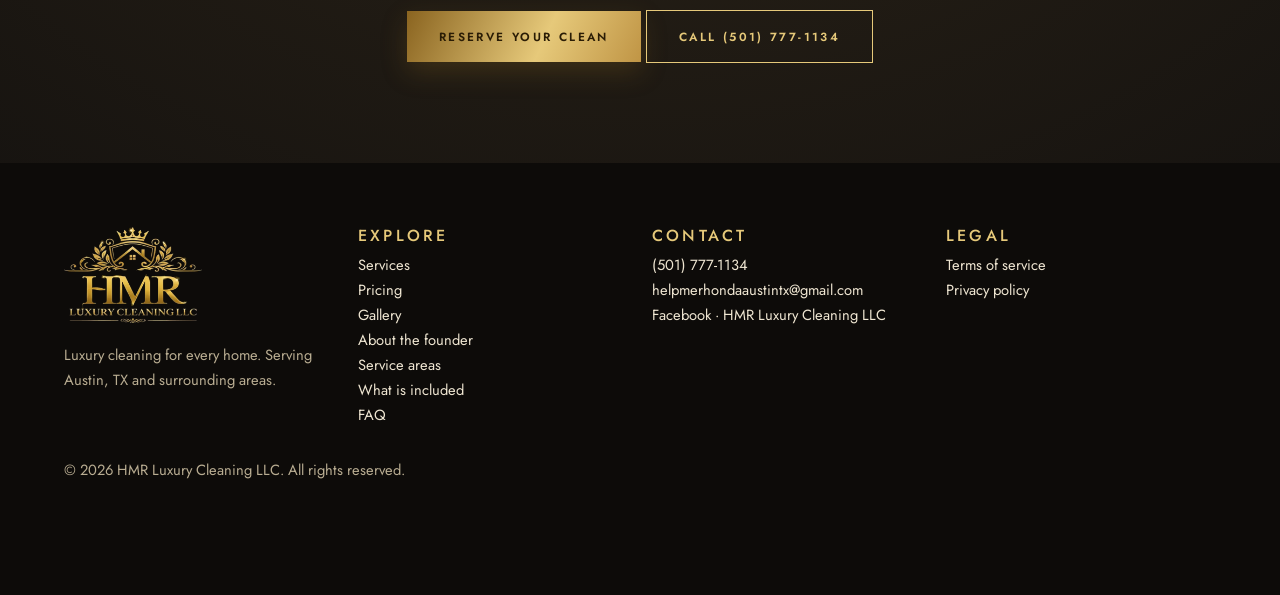
<file: privacy.html>
<!doctype html>
<html lang="en">
  <head>
    <meta charset="utf-8" />
    <meta
      name="viewport"
      content="width=device-width, initial-scale=1, viewport-fit=cover"
    />
    <script>
      try {
        if (
          sessionStorage.getItem("curt") ||
          matchMedia("(prefers-reduced-motion: reduce)")
            .matches
        )
          document.documentElement.classList.add("nocurt");
        else sessionStorage.setItem("curt", "1");
      } catch (e) {}
    </script>
    <title>Privacy Policy | HMR Luxury Cleaning LLC</title>
    <meta
      name="description"
      content="How we handle your information."
    />
    <meta
      name="theme-color"
      content="#161310"
    />
    <meta
      property="og:title"
      content="Privacy Policy | HMR Luxury Cleaning LLC"
    />
    <meta
      property="og:image"
      content="images/banner.jpg"
    />
    <link
      rel="icon"
      href="images/favicon.png"
    />
    <link
      rel="preconnect"
      href="https://fonts.googleapis.com"
    />
    <link
      rel="preconnect"
      href="https://fonts.gstatic.com"
      crossorigin
    />
    <link
      href="https://fonts.googleapis.com/css2?family=Bodoni+Moda:ital,wght@0,600;0,700;1,600&family=Jost:wght@400;500;600&family=Pinyon+Script&display=swap"
      rel="stylesheet"
    />
    <link
      rel="stylesheet"
      href="css/style.css"
    />
    <script type="application/ld+json">
      {
        "@context": "https://schema.org",
        "@type": "HouseCleaningService",
        "name": "HMR Luxury Cleaning LLC",
        "telephone": "+15017771134",
        "email": "helpmerhondaaustintx@gmail.com",
        "slogan": "We Clean the Stress Away",
        "address": {
          "@type": "PostalAddress",
          "addressLocality": "Austin",
          "addressRegion": "TX",
          "addressCountry": "US"
        },
        "areaServed": [
          "Austin, TX",
          "Pflugerville, TX",
          "Round Rock, TX",
          "Georgetown, TX",
          "Del Valle, TX"
        ]
      }
    </script>
  </head>
  <body>
    <a
      class="skip"
      href="#main"
      >Skip to content</a
    >
    <div class="promo">
      Free quotes · Serving Austin &amp; surrounding areas ·
      <a href="book.html#form">Reserve your clean</a
      ><button aria-label="Close banner">×</button>
    </div>
    <header class="top">
      <div class="wrap">
        <a
          class="logo"
          href="index.html"
          ><img
            src="images/crest-gold.png"
            alt=""
            width="144"
            height="47"
          /><span
            ><b>HMR</b><small>Luxury Cleaning</small></span
          ></a
        >
        <button
          class="burger"
          aria-label="Menu"
          aria-expanded="false"
        >
          Menu
        </button>
        <nav
          id="nav"
          aria-label="Main"
        >
          <a href="index.html">Home</a
          ><a href="services.html">Services</a
          ><a href="pricing.html">Pricing</a
          ><a href="gallery.html">Gallery</a
          ><a href="about.html">About</a
          ><a href="areas.html">Areas</a
          ><a href="faq.html">FAQ</a
          ><a href="contact.html">Contact</a
          ><a
            class="btn sm"
            href="book.html#form"
            style="margin-left: 10px"
            >Book now</a
          >
        </nav>
      </div>
    </header>
    <main id="main">
      <section class="hero short">
        <canvas
          id="fx"
          aria-hidden="true"
        ></canvas>
        <div class="spot"></div>
        <div class="sweep"></div>
        <div
          class="curtain"
          aria-hidden="true"
        >
          <i class="cl"></i><i class="cr"></i
          ><img
            src="images/logo-gold.png"
            alt=""
          />
        </div>
        <div class="wrap">
          <div>
            <span
              class="heroscript in"
              style="--d: 0.6s"
              >HMR Luxury Cleaning</span
            >
            <h1 data-split>Privacy policy.</h1>
            <p
              class="in lead"
              style="--d: 1.5s"
            >
              How we handle your information.
            </p>
            <div
              class="in"
              style="
                --d: 1.7s;
                display: flex;
                gap: 14px;
                flex-wrap: wrap;
                margin-top: 26px;
              "
            >
              <a
                class="btn"
                href="book.html#form"
                >Reserve your clean</a
              ><a
                class="btn ghost"
                href="pricing.html#quote"
                >Instant quote</a
              >
            </div>
          </div>
        </div>
      </section>
      <section class="sec legal">
        <div
          class="wrap"
          style="max-width: 840px"
        >
          <p class="note">
            Template text. Have it reviewed before launch.
          </p>
          <h3>What we collect</h3>
          <p>
            When you reserve or contact us we collect your
            name, email, phone number, address and job
            details so we can schedule and invoice your
            clean.
          </p>
          <h3>How we use it</h3>
          <p>
            We use your information to confirm bookings,
            send invoices and communicate about your
            appointment. We do not sell your information.
          </p>
          <h3>Email delivery</h3>
          <p>
            Booking emails are sent through a third-party
            email service (EmailJS). Your details pass
            through that service only to deliver your
            invoice and request.
          </p>
          <h3>Contact</h3>
          <p>
            Questions about your data? Email
            helpmerhondaaustintx@gmail.com.
          </p>
        </div>
      </section>
    </main>
    <section class="band">
      <div class="wrap">
        <img
          class="bm"
          src="images/crest-gold.png"
          alt=""
        /><span
          class="script"
          style="display: block; font-size: 2.4rem"
          >We clean the stress away</span
        >
        <h2>
          Come home to <span class="gold">a reset.</span>
        </h2>
        <p>
          Get an instant quote, then reserve your clean in
          under two minutes.
        </p>
        <a
          class="btn"
          href="book.html#form"
          >Reserve your clean</a
        >
        <a
          class="btn ghost"
          href="tel:+15017771134"
          >Call (501) 777-1134</a
        >
      </div>
    </section>
    <footer>
      <div class="wrap grid">
        <div>
          <img
            src="images/logo-gold.png"
            alt="HMR Luxury Cleaning LLC logo"
          />
          <p>
            Luxury cleaning for every home. Serving Austin,
            TX and surrounding areas.
          </p>
        </div>
        <div>
          <h3>Explore</h3>
          <a href="services.html">Services</a><br /><a
            href="pricing.html"
            >Pricing</a
          ><br /><a href="gallery.html">Gallery</a><br /><a
            href="about.html"
            >About the founder</a
          ><br /><a href="areas.html">Service areas</a
          ><br /><a href="checklist.html"
            >What is included</a
          ><br /><a href="faq.html">FAQ</a>
        </div>
        <div>
          <h3>Contact</h3>
          <a href="tel:+15017771134">(501) 777-1134</a
          ><br /><a
            href="mailto:helpmerhondaaustintx@gmail.com"
            >helpmerhondaaustintx@gmail.com</a
          ><br /><a
            href="https://www.facebook.com/search/top?q=HMR%20Luxury%20Cleaning%20LLC"
            rel="noopener"
            >Facebook · HMR Luxury Cleaning LLC</a
          >
        </div>
        <div>
          <h3>Legal</h3>
          <a href="terms.html">Terms of service</a><br /><a
            href="privacy.html"
            >Privacy policy</a
          >
        </div>
      </div>
      <div
        class="wrap"
        style="margin-top: 30px"
      >
        © <span data-year></span> HMR Luxury Cleaning LLC.
        All rights reserved.
      </div>
    </footer>
    <div class="sticky">
      <a
        class="btn ghost"
        href="tel:+15017771134"
        >Call</a
      ><a
        class="btn"
        href="book.html#form"
        >Book now</a
      >
    </div>
    <div
      class="modal"
      id="pop"
      role="dialog"
      aria-modal="true"
      aria-label="Free quote"
    >
      <div class="card">
        <button
          class="x"
          aria-label="Close"
        >
          ×</button
        ><span class="script">Before you go</span>
        <h3>See your price in ten seconds.</h3>
        <p>No account and no obligation.</p>
        <a
          class="btn"
          href="index.html#quote"
          >Get my price</a
        >
        <button
          class="btn ghost sm"
          data-close
        >
          No thanks
        </button>
      </div>
    </div>
    <script src="js/script.js"></script>
  </body>
</html>
</file>
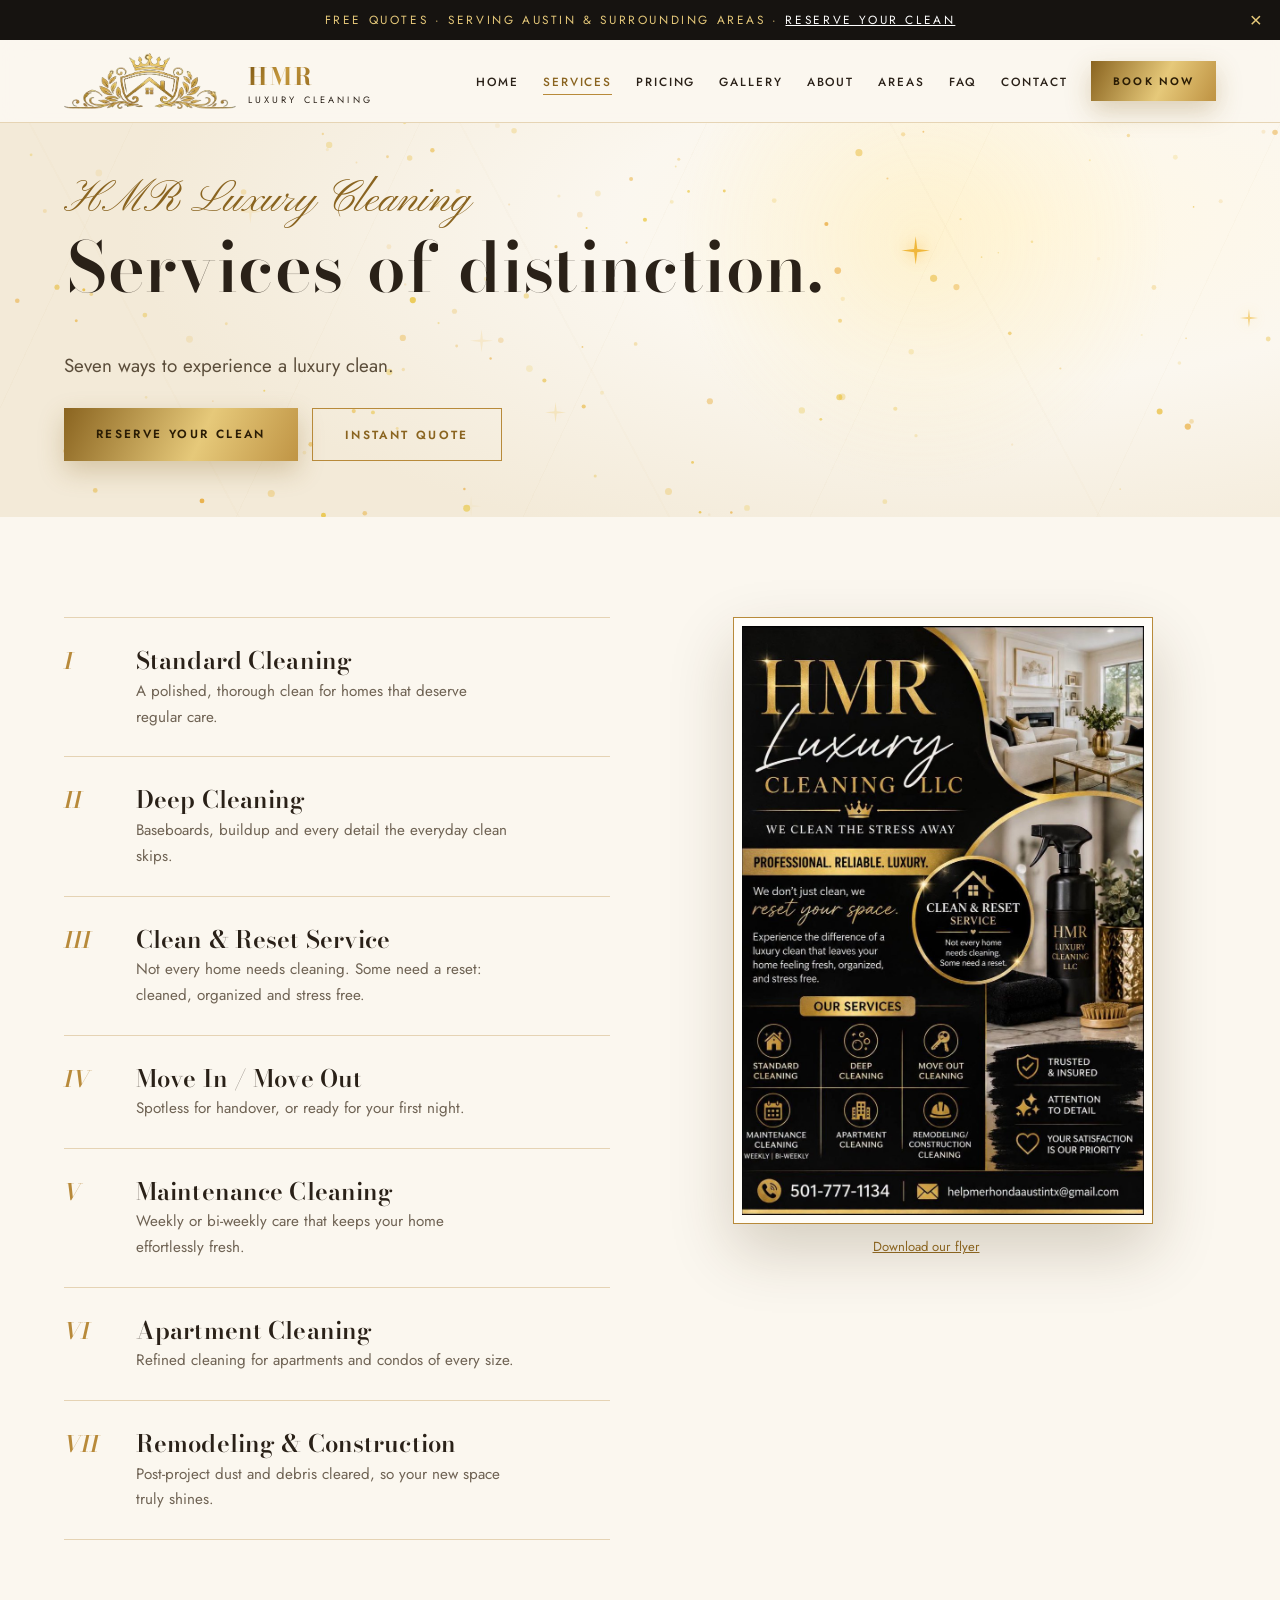
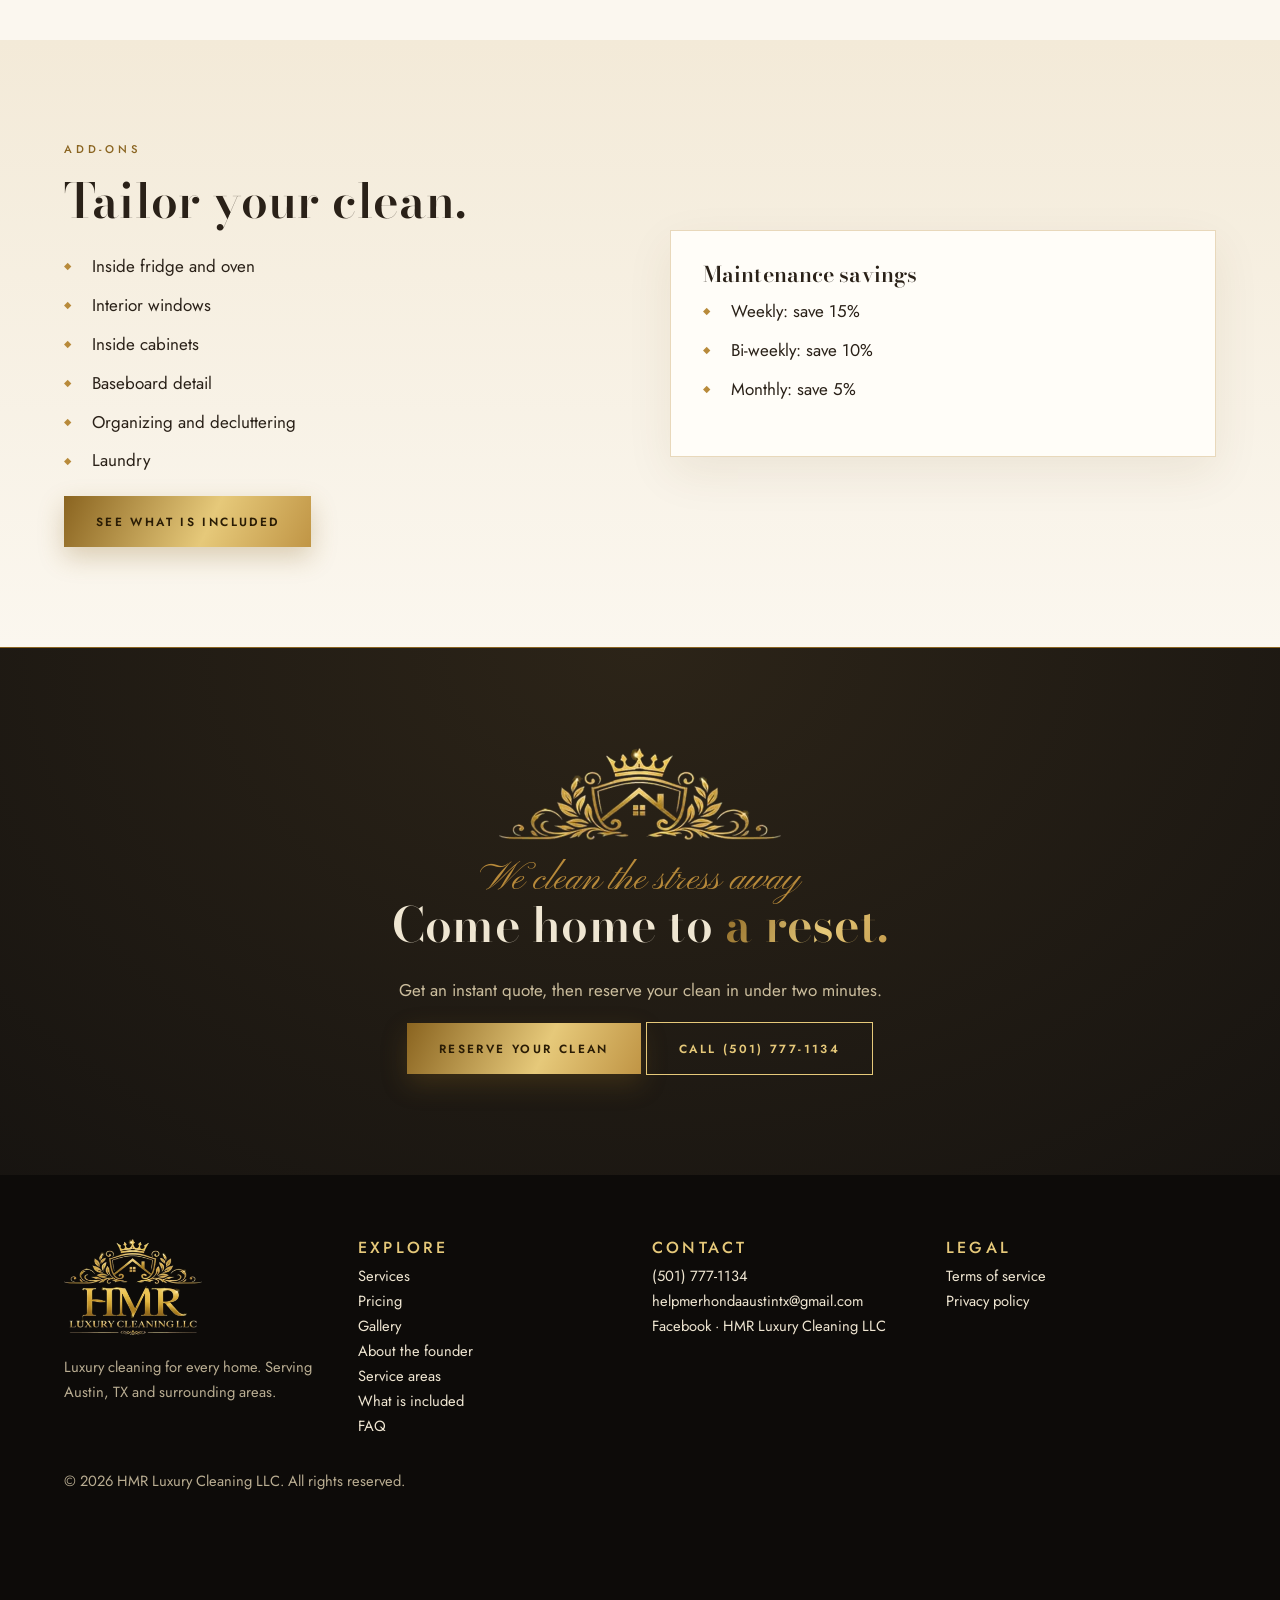
<file: services.html>
<!doctype html>
<html lang="en">
  <head>
    <meta charset="utf-8" />
    <meta
      name="viewport"
      content="width=device-width, initial-scale=1, viewport-fit=cover"
    />
    <script>
      try {
        if (
          sessionStorage.getItem("curt") ||
          matchMedia("(prefers-reduced-motion: reduce)")
            .matches
        )
          document.documentElement.classList.add("nocurt");
        else sessionStorage.setItem("curt", "1");
      } catch (e) {}
    </script>
    <title>Services | HMR Luxury Cleaning LLC</title>
    <meta
      name="description"
      content="Standard, deep, move-out, maintenance, apartment and construction cleaning in Austin, TX."
    />
    <meta
      name="theme-color"
      content="#161310"
    />
    <meta
      property="og:title"
      content="Services | HMR Luxury Cleaning LLC"
    />
    <meta
      property="og:image"
      content="images/banner.jpg"
    />
    <link
      rel="icon"
      href="images/favicon.png"
    />
    <link
      rel="preconnect"
      href="https://fonts.googleapis.com"
    />
    <link
      rel="preconnect"
      href="https://fonts.gstatic.com"
      crossorigin
    />
    <link
      href="https://fonts.googleapis.com/css2?family=Bodoni+Moda:ital,wght@0,600;0,700;1,600&family=Jost:wght@400;500;600&family=Pinyon+Script&display=swap"
      rel="stylesheet"
    />
    <link
      rel="stylesheet"
      href="css/style.css"
    />
    <script type="application/ld+json">
      {
        "@context": "https://schema.org",
        "@type": "HouseCleaningService",
        "name": "HMR Luxury Cleaning LLC",
        "telephone": "+15017771134",
        "email": "helpmerhondaaustintx@gmail.com",
        "slogan": "We Clean the Stress Away",
        "address": {
          "@type": "PostalAddress",
          "addressLocality": "Austin",
          "addressRegion": "TX",
          "addressCountry": "US"
        },
        "areaServed": [
          "Austin, TX",
          "Pflugerville, TX",
          "Round Rock, TX",
          "Georgetown, TX",
          "Del Valle, TX"
        ]
      }
    </script>
  </head>
  <body>
    <a
      class="skip"
      href="#main"
      >Skip to content</a
    >
    <div class="promo">
      Free quotes · Serving Austin &amp; surrounding areas ·
      <a href="book.html#form">Reserve your clean</a
      ><button aria-label="Close banner">×</button>
    </div>
    <header class="top">
      <div class="wrap">
        <a
          class="logo"
          href="index.html"
          ><img
            src="images/crest-gold.png"
            alt=""
            width="144"
            height="47"
          /><span
            ><b>HMR</b><small>Luxury Cleaning</small></span
          ></a
        >
        <button
          class="burger"
          aria-label="Menu"
          aria-expanded="false"
        >
          Menu
        </button>
        <nav
          id="nav"
          aria-label="Main"
        >
          <a href="index.html">Home</a
          ><a
            href="services.html"
            class="on"
            >Services</a
          ><a href="pricing.html">Pricing</a
          ><a href="gallery.html">Gallery</a
          ><a href="about.html">About</a
          ><a href="areas.html">Areas</a
          ><a href="faq.html">FAQ</a
          ><a href="contact.html">Contact</a
          ><a
            class="btn sm"
            href="book.html#form"
            style="margin-left: 10px"
            >Book now</a
          >
        </nav>
      </div>
    </header>
    <main id="main">
      <section class="hero short">
        <canvas
          id="fx"
          aria-hidden="true"
        ></canvas>
        <div class="spot"></div>
        <div class="sweep"></div>
        <div
          class="curtain"
          aria-hidden="true"
        >
          <i class="cl"></i><i class="cr"></i
          ><img
            src="images/logo-gold.png"
            alt=""
          />
        </div>
        <div class="wrap">
          <div>
            <span
              class="heroscript in"
              style="--d: 0.6s"
              >HMR Luxury Cleaning</span
            >
            <h1 data-split>Services of distinction.</h1>
            <p
              class="in lead"
              style="--d: 1.5s"
            >
              Seven ways to experience a luxury clean.
            </p>
            <div
              class="in"
              style="
                --d: 1.7s;
                display: flex;
                gap: 14px;
                flex-wrap: wrap;
                margin-top: 26px;
              "
            >
              <a
                class="btn"
                href="book.html#form"
                >Reserve your clean</a
              ><a
                class="btn ghost"
                href="pricing.html#quote"
                >Instant quote</a
              >
            </div>
          </div>
        </div>
      </section>
      <section class="sec">
        <div class="wrap">
          <div
            class="two"
            style="align-items: start"
          >
            <div>
              <a
                class="mi rv"
                href="book.html?svc=standard&freq=once&prop=home#form"
                ><span class="rn">I</span>
                <div>
                  <h3>Standard Cleaning</h3>
                  <p>
                    A polished, thorough clean for homes
                    that deserve regular care.
                  </p>
                </div>
                <span class="ar">Reserve →</span></a
              ><a
                class="mi rv"
                href="book.html?svc=deep&freq=once&prop=home#form"
                ><span class="rn">II</span>
                <div>
                  <h3>Deep Cleaning</h3>
                  <p>
                    Baseboards, buildup and every detail the
                    everyday clean skips.
                  </p>
                </div>
                <span class="ar">Reserve →</span></a
              ><a
                class="mi rv"
                href="book.html?svc=reset&freq=once&prop=home#form"
                ><span class="rn">III</span>
                <div>
                  <h3>Clean &amp; Reset Service</h3>
                  <p>
                    Not every home needs cleaning. Some need
                    a reset: cleaned, organized and stress
                    free.
                  </p>
                </div>
                <span class="ar">Reserve →</span></a
              ><a
                class="mi rv"
                href="book.html?svc=move&freq=once&prop=home#form"
                ><span class="rn">IV</span>
                <div>
                  <h3>Move In / Move Out</h3>
                  <p>
                    Spotless for handover, or ready for your
                    first night.
                  </p>
                </div>
                <span class="ar">Reserve →</span></a
              ><a
                class="mi rv"
                href="book.html?svc=standard&freq=weekly&prop=home#form"
                ><span class="rn">V</span>
                <div>
                  <h3>Maintenance Cleaning</h3>
                  <p>
                    Weekly or bi-weekly care that keeps your
                    home effortlessly fresh.
                  </p>
                </div>
                <span class="ar">Reserve →</span></a
              ><a
                class="mi rv"
                href="book.html?svc=standard&freq=once&prop=apartment#form"
                ><span class="rn">VI</span>
                <div>
                  <h3>Apartment Cleaning</h3>
                  <p>
                    Refined cleaning for apartments and
                    condos of every size.
                  </p>
                </div>
                <span class="ar">Reserve →</span></a
              ><a
                class="mi rv"
                href="book.html?svc=construct&freq=once&prop=home#form"
                ><span class="rn">VII</span>
                <div>
                  <h3>Remodeling &amp; Construction</h3>
                  <p>
                    Post-project dust and debris cleared, so
                    your new space truly shines.
                  </p>
                </div>
                <span class="ar">Reserve →</span></a
              >
            </div>
            <div style="position: sticky; top: 120px">
              <img
                class="photo rv"
                src="images/flyer.jpg"
                alt="HMR Luxury Cleaning flyer listing standard, deep, move out, maintenance, apartment and remodeling cleaning"
                loading="lazy"
                width="900"
                height="1311"
                style="max-width: 420px; margin: auto"
              />
              <p
                class="note"
                style="text-align: center; margin-top: 12px"
              >
                <a
                  href="images/flier.jpg"
                  download
                  style="color: var(--gold-d)"
                  >Download our flyer</a
                >
              </p>
            </div>
          </div>
        </div>
      </section>
      <section class="sec cream">
        <div class="wrap two">
          <div>
            <span class="eyebrow">Add-ons</span>
            <h2>Tailor your clean.</h2>
            <ul class="tick">
              <li>Inside fridge and oven</li>
              <li>Interior windows</li>
              <li>Inside cabinets</li>
              <li>Baseboard detail</li>
              <li>Organizing and decluttering</li>
              <li>Laundry</li>
            </ul>
            <a
              class="btn"
              href="checklist.html"
              >See what is included</a
            >
          </div>
          <div class="card">
            <h3>Maintenance savings</h3>
            <ul class="tick">
              <li>Weekly: save 15%</li>
              <li>Bi-weekly: save 10%</li>
              <li>Monthly: save 5%</li>
            </ul>
          </div>
        </div>
      </section>
    </main>
    <section class="band">
      <div class="wrap">
        <img
          class="bm"
          src="images/crest-gold.png"
          alt=""
        /><span
          class="script"
          style="display: block; font-size: 2.4rem"
          >We clean the stress away</span
        >
        <h2>
          Come home to <span class="gold">a reset.</span>
        </h2>
        <p>
          Get an instant quote, then reserve your clean in
          under two minutes.
        </p>
        <a
          class="btn"
          href="book.html#form"
          >Reserve your clean</a
        >
        <a
          class="btn ghost"
          href="tel:+15017771134"
          >Call (501) 777-1134</a
        >
      </div>
    </section>
    <footer>
      <div class="wrap grid">
        <div>
          <img
            src="images/logo-gold.png"
            alt="HMR Luxury Cleaning LLC logo"
          />
          <p>
            Luxury cleaning for every home. Serving Austin,
            TX and surrounding areas.
          </p>
        </div>
        <div>
          <h3>Explore</h3>
          <a href="services.html">Services</a><br /><a
            href="pricing.html"
            >Pricing</a
          ><br /><a href="gallery.html">Gallery</a><br /><a
            href="about.html"
            >About the founder</a
          ><br /><a href="areas.html">Service areas</a
          ><br /><a href="checklist.html"
            >What is included</a
          ><br /><a href="faq.html">FAQ</a>
        </div>
        <div>
          <h3>Contact</h3>
          <a href="tel:+15017771134">(501) 777-1134</a
          ><br /><a
            href="mailto:helpmerhondaaustintx@gmail.com"
            >helpmerhondaaustintx@gmail.com</a
          ><br /><a
            href="https://www.facebook.com/search/top?q=HMR%20Luxury%20Cleaning%20LLC"
            rel="noopener"
            >Facebook · HMR Luxury Cleaning LLC</a
          >
        </div>
        <div>
          <h3>Legal</h3>
          <a href="terms.html">Terms of service</a><br /><a
            href="privacy.html"
            >Privacy policy</a
          >
        </div>
      </div>
      <div
        class="wrap"
        style="margin-top: 30px"
      >
        © <span data-year></span> HMR Luxury Cleaning LLC.
        All rights reserved.
      </div>
    </footer>
    <div class="sticky">
      <a
        class="btn ghost"
        href="tel:+15017771134"
        >Call</a
      ><a
        class="btn"
        href="book.html#form"
        >Book now</a
      >
    </div>
    <div
      class="modal"
      id="pop"
      role="dialog"
      aria-modal="true"
      aria-label="Free quote"
    >
      <div class="card">
        <button
          class="x"
          aria-label="Close"
        >
          ×</button
        ><span class="script">Before you go</span>
        <h3>See your price in ten seconds.</h3>
        <p>No account and no obligation.</p>
        <a
          class="btn"
          href="index.html#quote"
          >Get my price</a
        >
        <button
          class="btn ghost sm"
          data-close
        >
          No thanks
        </button>
      </div>
    </div>
    <script src="js/script.js"></script>
  </body>
</html>
</file>
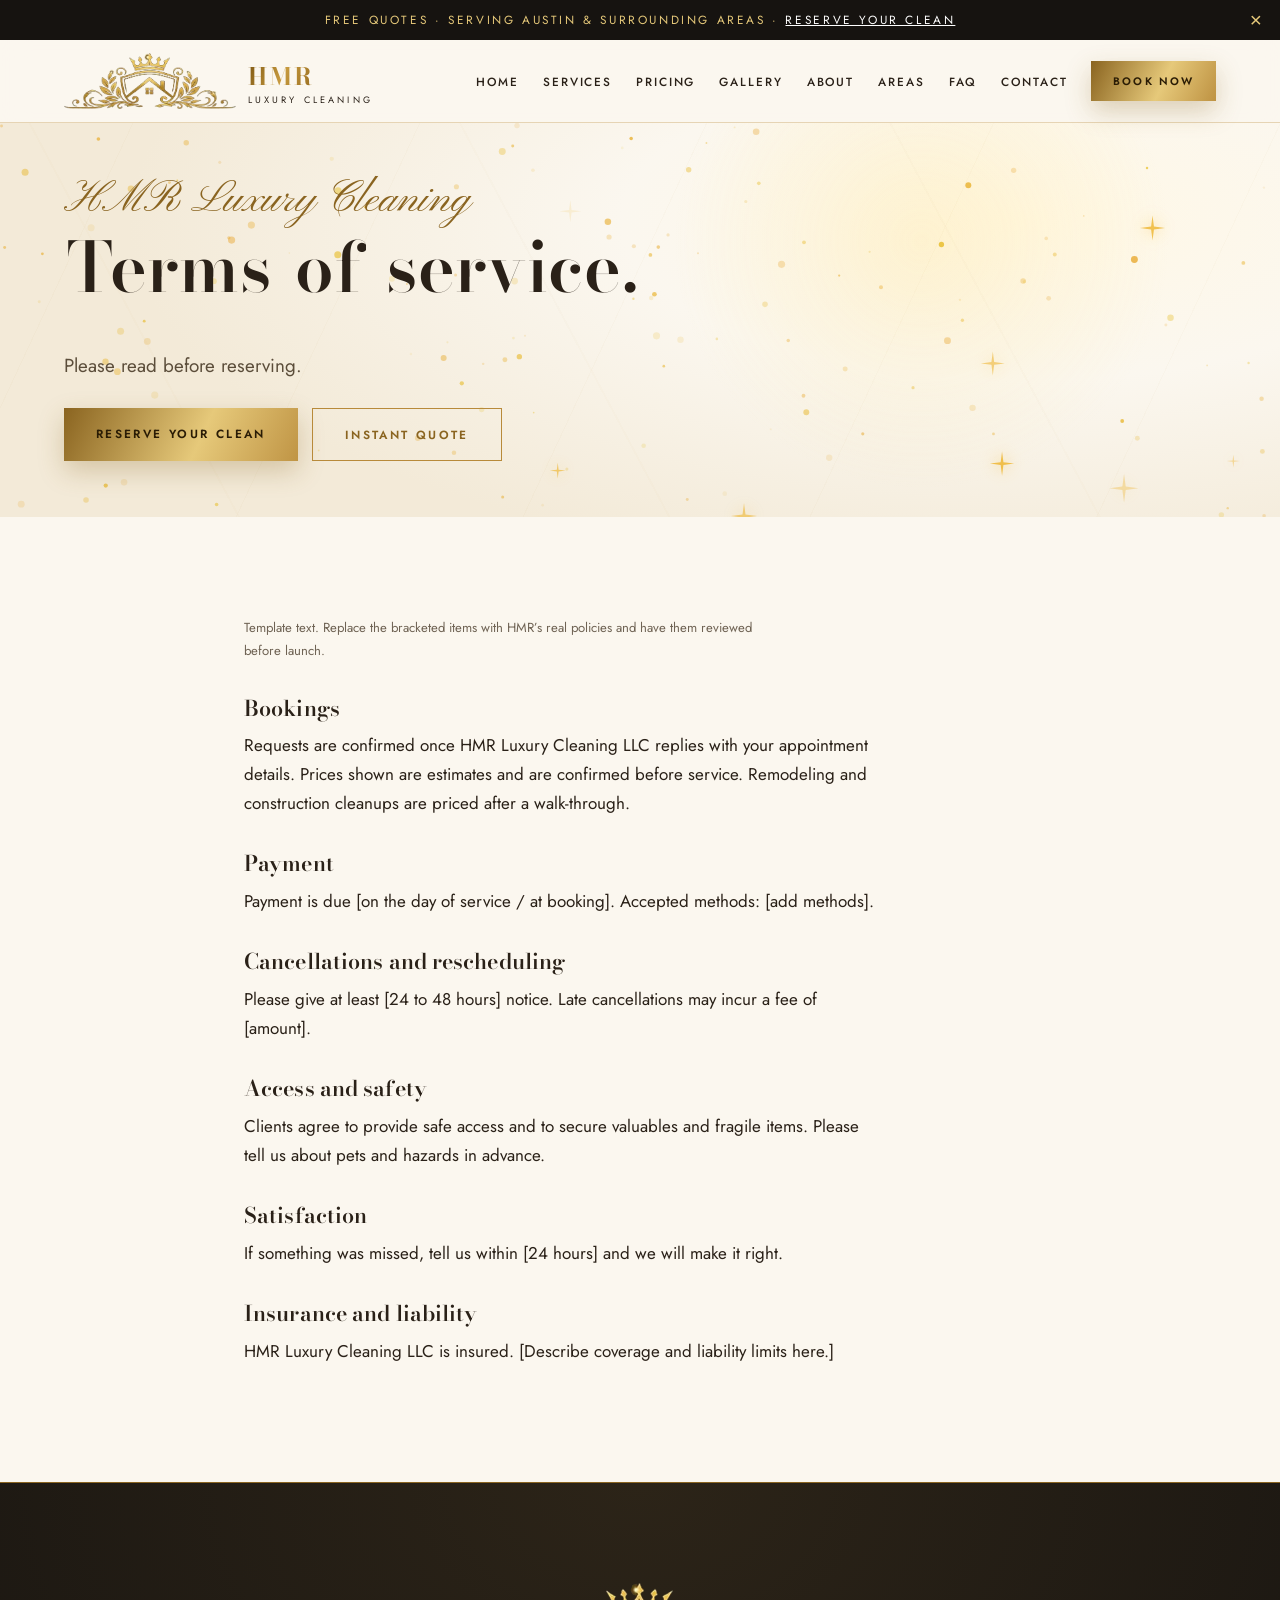
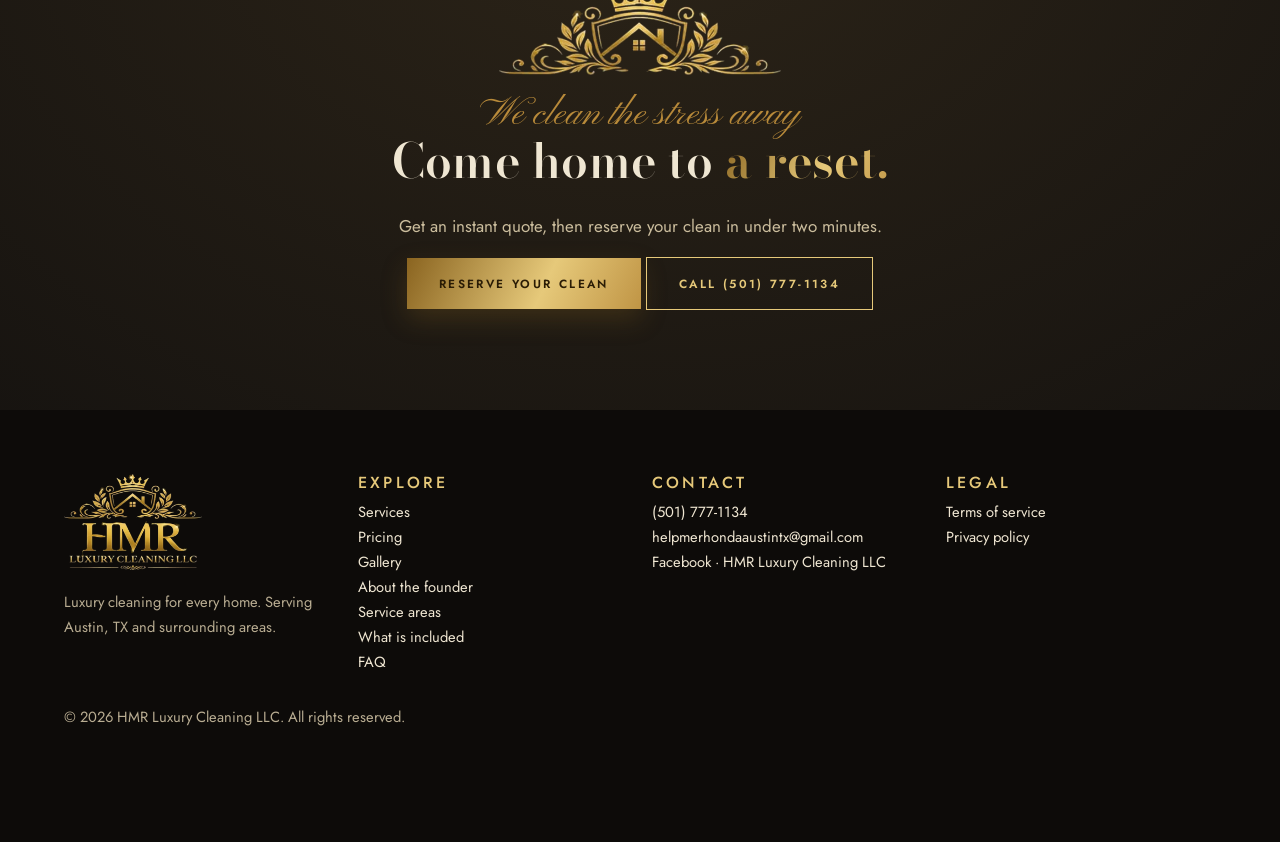
<file: terms.html>
<!doctype html>
<html lang="en">
  <head>
    <meta charset="utf-8" />
    <meta
      name="viewport"
      content="width=device-width, initial-scale=1, viewport-fit=cover"
    />
    <script>
      try {
        if (
          sessionStorage.getItem("curt") ||
          matchMedia("(prefers-reduced-motion: reduce)")
            .matches
        )
          document.documentElement.classList.add("nocurt");
        else sessionStorage.setItem("curt", "1");
      } catch (e) {}
    </script>
    <title>
      Terms of Service | HMR Luxury Cleaning LLC
    </title>
    <meta
      name="description"
      content="Booking, payment and cancellation terms."
    />
    <meta
      name="theme-color"
      content="#161310"
    />
    <meta
      property="og:title"
      content="Terms of Service | HMR Luxury Cleaning LLC"
    />
    <meta
      property="og:image"
      content="images/banner.jpg"
    />
    <link
      rel="icon"
      href="images/favicon.png"
    />
    <link
      rel="preconnect"
      href="https://fonts.googleapis.com"
    />
    <link
      rel="preconnect"
      href="https://fonts.gstatic.com"
      crossorigin
    />
    <link
      href="https://fonts.googleapis.com/css2?family=Bodoni+Moda:ital,wght@0,600;0,700;1,600&family=Jost:wght@400;500;600&family=Pinyon+Script&display=swap"
      rel="stylesheet"
    />
    <link
      rel="stylesheet"
      href="css/style.css"
    />
    <script type="application/ld+json">
      {
        "@context": "https://schema.org",
        "@type": "HouseCleaningService",
        "name": "HMR Luxury Cleaning LLC",
        "telephone": "+15017771134",
        "email": "helpmerhondaaustintx@gmail.com",
        "slogan": "We Clean the Stress Away",
        "address": {
          "@type": "PostalAddress",
          "addressLocality": "Austin",
          "addressRegion": "TX",
          "addressCountry": "US"
        },
        "areaServed": [
          "Austin, TX",
          "Pflugerville, TX",
          "Round Rock, TX",
          "Georgetown, TX",
          "Del Valle, TX"
        ]
      }
    </script>
  </head>
  <body>
    <a
      class="skip"
      href="#main"
      >Skip to content</a
    >
    <div class="promo">
      Free quotes · Serving Austin &amp; surrounding areas ·
      <a href="book.html#form">Reserve your clean</a
      ><button aria-label="Close banner">×</button>
    </div>
    <header class="top">
      <div class="wrap">
        <a
          class="logo"
          href="index.html"
          ><img
            src="images/crest-gold.png"
            alt=""
            width="144"
            height="47"
          /><span
            ><b>HMR</b><small>Luxury Cleaning</small></span
          ></a
        >
        <button
          class="burger"
          aria-label="Menu"
          aria-expanded="false"
        >
          Menu
        </button>
        <nav
          id="nav"
          aria-label="Main"
        >
          <a href="index.html">Home</a
          ><a href="services.html">Services</a
          ><a href="pricing.html">Pricing</a
          ><a href="gallery.html">Gallery</a
          ><a href="about.html">About</a
          ><a href="areas.html">Areas</a
          ><a href="faq.html">FAQ</a
          ><a href="contact.html">Contact</a
          ><a
            class="btn sm"
            href="book.html#form"
            style="margin-left: 10px"
            >Book now</a
          >
        </nav>
      </div>
    </header>
    <main id="main">
      <section class="hero short">
        <canvas
          id="fx"
          aria-hidden="true"
        ></canvas>
        <div class="spot"></div>
        <div class="sweep"></div>
        <div
          class="curtain"
          aria-hidden="true"
        >
          <i class="cl"></i><i class="cr"></i
          ><img
            src="images/logo-gold.png"
            alt=""
          />
        </div>
        <div class="wrap">
          <div>
            <span
              class="heroscript in"
              style="--d: 0.6s"
              >HMR Luxury Cleaning</span
            >
            <h1 data-split>Terms of service.</h1>
            <p
              class="in lead"
              style="--d: 1.5s"
            >
              Please read before reserving.
            </p>
            <div
              class="in"
              style="
                --d: 1.7s;
                display: flex;
                gap: 14px;
                flex-wrap: wrap;
                margin-top: 26px;
              "
            >
              <a
                class="btn"
                href="book.html#form"
                >Reserve your clean</a
              ><a
                class="btn ghost"
                href="pricing.html#quote"
                >Instant quote</a
              >
            </div>
          </div>
        </div>
      </section>
      <section class="sec legal">
        <div
          class="wrap"
          style="max-width: 840px"
        >
          <p class="note">
            Template text. Replace the bracketed items with
            HMR’s real policies and have them reviewed
            before launch.
          </p>
          <h3>Bookings</h3>
          <p>
            Requests are confirmed once HMR Luxury Cleaning
            LLC replies with your appointment details.
            Prices shown are estimates and are confirmed
            before service. Remodeling and construction
            cleanups are priced after a walk-through.
          </p>
          <h3>Payment</h3>
          <p>
            Payment is due [on the day of service / at
            booking]. Accepted methods: [add methods].
          </p>
          <h3>Cancellations and rescheduling</h3>
          <p>
            Please give at least [24 to 48 hours] notice.
            Late cancellations may incur a fee of [amount].
          </p>
          <h3>Access and safety</h3>
          <p>
            Clients agree to provide safe access and to
            secure valuables and fragile items. Please tell
            us about pets and hazards in advance.
          </p>
          <h3>Satisfaction</h3>
          <p>
            If something was missed, tell us within [24
            hours] and we will make it right.
          </p>
          <h3>Insurance and liability</h3>
          <p>
            HMR Luxury Cleaning LLC is insured. [Describe
            coverage and liability limits here.]
          </p>
        </div>
      </section>
    </main>
    <section class="band">
      <div class="wrap">
        <img
          class="bm"
          src="images/crest-gold.png"
          alt=""
        /><span
          class="script"
          style="display: block; font-size: 2.4rem"
          >We clean the stress away</span
        >
        <h2>
          Come home to <span class="gold">a reset.</span>
        </h2>
        <p>
          Get an instant quote, then reserve your clean in
          under two minutes.
        </p>
        <a
          class="btn"
          href="book.html#form"
          >Reserve your clean</a
        >
        <a
          class="btn ghost"
          href="tel:+15017771134"
          >Call (501) 777-1134</a
        >
      </div>
    </section>
    <footer>
      <div class="wrap grid">
        <div>
          <img
            src="images/logo-gold.png"
            alt="HMR Luxury Cleaning LLC logo"
          />
          <p>
            Luxury cleaning for every home. Serving Austin,
            TX and surrounding areas.
          </p>
        </div>
        <div>
          <h3>Explore</h3>
          <a href="services.html">Services</a><br /><a
            href="pricing.html"
            >Pricing</a
          ><br /><a href="gallery.html">Gallery</a><br /><a
            href="about.html"
            >About the founder</a
          ><br /><a href="areas.html">Service areas</a
          ><br /><a href="checklist.html"
            >What is included</a
          ><br /><a href="faq.html">FAQ</a>
        </div>
        <div>
          <h3>Contact</h3>
          <a href="tel:+15017771134">(501) 777-1134</a
          ><br /><a
            href="mailto:helpmerhondaaustintx@gmail.com"
            >helpmerhondaaustintx@gmail.com</a
          ><br /><a
            href="https://www.facebook.com/search/top?q=HMR%20Luxury%20Cleaning%20LLC"
            rel="noopener"
            >Facebook · HMR Luxury Cleaning LLC</a
          >
        </div>
        <div>
          <h3>Legal</h3>
          <a href="terms.html">Terms of service</a><br /><a
            href="privacy.html"
            >Privacy policy</a
          >
        </div>
      </div>
      <div
        class="wrap"
        style="margin-top: 30px"
      >
        © <span data-year></span> HMR Luxury Cleaning LLC.
        All rights reserved.
      </div>
    </footer>
    <div class="sticky">
      <a
        class="btn ghost"
        href="tel:+15017771134"
        >Call</a
      ><a
        class="btn"
        href="book.html#form"
        >Book now</a
      >
    </div>
    <div
      class="modal"
      id="pop"
      role="dialog"
      aria-modal="true"
      aria-label="Free quote"
    >
      <div class="card">
        <button
          class="x"
          aria-label="Close"
        >
          ×</button
        ><span class="script">Before you go</span>
        <h3>See your price in ten seconds.</h3>
        <p>No account and no obligation.</p>
        <a
          class="btn"
          href="index.html#quote"
          >Get my price</a
        >
        <button
          class="btn ghost sm"
          data-close
        >
          No thanks
        </button>
      </div>
    </div>
    <script src="js/script.js"></script>
  </body>
</html>
</file>
<file: css/style.css>
/* HMR Luxury Cleaning — royal ivory & gold theme */
@property --a {
  syntax: "<angle>";
  inherits: false;
  initial-value: 0deg;
}
:root {
  --ivory: #fbf7ef;
  --cream: #f3ead8;
  --paper: #fffdf8;
  --gold: #b88a3a;
  --gold-l: #e6c97a;
  --gold-d: #8a6420;
  --ink: #2a2118;
  --mut: #6f6354;
  --black: #161310;
  --line: rgba(184, 138, 58, 0.32);
  --r: 6px;
  --gf: linear-gradient(
    115deg,
    #8a6420,
    #e6c97a 28%,
    #b88a3a 52%,
    #f1dc9b 76%,
    #8a6420
  );
  --t0: 1.1s;
  color-scheme: light;
}
.nocurt {
  --t0: 0.2s;
}
* {
  box-sizing: border-box;
}
html {
  scroll-behavior: smooth;
  overflow-x: clip;
}
body {
  margin: 0;
  background: var(--ivory);
  color: var(--ink);
  font:
    400 17px/1.7 "Jost",
    system-ui,
    sans-serif;
  padding-bottom: env(safe-area-inset-bottom, 0);
  overflow-x: clip;
}
h1,
h2,
h3 {
  font-family:
    "Bodoni Moda", "Playfair Display", Georgia, serif;
  line-height: 1.1;
  margin: 0 0 0.5em;
  font-weight: 600;
  letter-spacing: 0.005em;
}
h1 {
  font-size: clamp(2.4rem, 5.4vw, 4.6rem);
}
h2 {
  font-size: clamp(1.9rem, 3.8vw, 3rem);
}
h3 {
  font-size: 1.35rem;
}
.script {
  font-family: "Pinyon Script", cursive;
  font-weight: 400;
  font-size: 1.5em;
  line-height: 1;
  color: var(--gold);
}
p {
  margin: 0 0 1em;
  max-width: 64ch;
}
a {
  color: inherit;
}
img {
  max-width: 100%;
}
.wrap {
  max-width: 1200px;
  margin: 0 auto;
  padding: 0 24px;
}
.sec {
  padding: 100px 0;
  position: relative;
}
.sec.cream {
  background: linear-gradient(
    180deg,
    var(--cream),
    var(--ivory)
  );
}
.sec.dark {
  background: radial-gradient(
    70% 80% at 80% 0,
    #2c2418,
    var(--black) 70%
  );
  color: #efe6d2;
}
.sec.dark .lead {
  color: #cbbd9d;
}
.lead {
  font-size: 1.12rem;
  color: var(--mut);
}
.eyebrow {
  display: block;
  letter-spacing: 0.34em;
  text-transform: uppercase;
  font-size: 0.7rem;
  color: var(--gold-d);
  font-weight: 500;
  margin-bottom: 16px;
}
.dark .eyebrow {
  color: var(--gold-l);
}
.orn {
  display: flex;
  align-items: center;
  gap: 14px;
  color: var(--gold);
  margin: 0 0 22px;
}
.orn:before,
.orn:after {
  content: "";
  height: 1px;
  flex: 0 0 60px;
  background: linear-gradient(
    90deg,
    transparent,
    var(--gold)
  );
}
.orn:after {
  background: linear-gradient(
    270deg,
    transparent,
    var(--gold)
  );
}
.orn.l:before {
  display: none;
}
.gold {
  background: var(--gf);
  background-size: 240% 100%;
  -webkit-background-clip: text;
  background-clip: text;
  color: transparent;
  animation: foil 7s linear infinite;
}
@keyframes foil {
  to {
    background-position: -240% 0;
  }
}
.skip {
  position: absolute;
  left: -999px;
}
.skip:focus {
  left: 10px;
  top: 10px;
  background: #fff;
  padding: 8px;
  z-index: 99;
}
:focus-visible {
  outline: 2px solid var(--gold);
  outline-offset: 3px;
}
.promo {
  background: var(--black);
  color: var(--gold-l);
  font-size: 0.74rem;
  letter-spacing: 0.22em;
  text-transform: uppercase;
  text-align: center;
  padding: 10px 44px;
  position: relative;
}
.promo a {
  color: #fff;
}
.promo button {
  position: absolute;
  right: 12px;
  top: 50%;
  transform: translateY(-50%);
  background: none;
  border: 0;
  font-size: 1.3rem;
  cursor: pointer;
  color: inherit;
}
header.top {
  position: sticky;
  top: 0;
  z-index: 40;
  background: rgba(251, 247, 239, 0.9);
  backdrop-filter: blur(14px);
  border-bottom: 1px solid var(--line);
}
header .wrap {
  display: flex;
  align-items: center;
  gap: 14px;
  height: 82px;
}
.logo {
  margin-right: auto;
  text-decoration: none;
  display: flex;
  align-items: center;
  gap: 12px;
}
.logo img {
  height: 56px;
  width: auto;
}
.logo span {
  display: flex;
  flex-direction: column;
  line-height: 1.05;
}
.logo b {
  font:
    700 1.5rem "Bodoni Moda",
    serif;
  letter-spacing: 0.14em;
  background: var(--gf);
  -webkit-background-clip: text;
  background-clip: text;
  color: transparent;
}
.logo small {
  font-size: 0.58rem;
  letter-spacing: 0.34em;
  text-transform: uppercase;
  color: var(--ink);
}
nav {
  display: flex;
  gap: 2px;
  align-items: center;
}
nav > a {
  color: var(--ink);
  text-decoration: none;
  padding: 9px 11px;
  font: 500 0.74rem "Jost";
  letter-spacing: 0.16em;
  text-transform: uppercase;
  position: relative;
}
nav > a:after {
  content: "";
  position: absolute;
  left: 11px;
  right: 11px;
  bottom: 4px;
  height: 1px;
  background: var(--gold);
  transform: scaleX(0);
  transition: 0.3s;
}
nav > a:hover:after,
nav > a.on:after {
  transform: scaleX(1);
}
nav > a:hover,
nav > a.on {
  color: var(--gold-d);
}
.burger {
  display: none;
  background: none;
  border: 1px solid var(--gold);
  color: var(--gold-d);
  padding: 8px 16px;
  font: 500 0.72rem "Jost";
  letter-spacing: 0.2em;
  text-transform: uppercase;
}
@media (max-width: 1100px) {
  .burger {
    display: block;
  }
  nav {
    display: none;
    position: absolute;
    top: 100%;
    left: 0;
    right: 0;
    background: var(--ivory);
    flex-direction: column;
    align-items: stretch;
    padding: 12px 24px 24px;
    border-bottom: 1px solid var(--line);
  }
  nav.open {
    display: flex;
  }
}
.btn {
  display: inline-block;
  position: relative;
  background: var(--gf);
  background-size: 220% 100%;
  color: #2a1c05;
  font: 600 0.74rem "Jost";
  letter-spacing: 0.2em;
  text-transform: uppercase;
  padding: 17px 32px;
  border: 0;
  text-decoration: none;
  cursor: pointer;
  transition:
    transform 0.15s,
    box-shadow 0.3s,
    background-position 0.6s;
  will-change: transform;
  box-shadow: 0 10px 26px rgba(138, 100, 32, 0.28);
}
.btn:hover {
  background-position: 100% 0;
  box-shadow: 0 16px 40px rgba(138, 100, 32, 0.4);
}
.btn.ghost {
  background: transparent;
  color: var(--gold-d);
  border: 1px solid var(--gold);
  box-shadow: none;
}
.btn.ghost:hover {
  background: rgba(184, 138, 58, 0.1);
}
.btn.sm {
  padding: 12px 22px;
  font-size: 0.68rem;
}
.dark .btn.ghost,
.band .btn.ghost,
.hero .curtain .btn.ghost {
  color: var(--gold-l);
  border-color: var(--gold-l);
}
/* ===== hero ===== */
.hero {
  position: relative;
  overflow: hidden;
  min-height: min(94vh, 880px);
  display: flex;
  align-items: center;
  background: radial-gradient(
    70% 90% at 80% 25%,
    #fff8e6 0%,
    var(--ivory) 45%,
    var(--cream) 100%
  );
  isolation: isolate;
}
.hero:before {
  content: "";
  position: absolute;
  inset: 0;
  z-index: -1;
  opacity: 0.55;
  background:
    repeating-linear-gradient(
      115deg,
      transparent 0 120px,
      rgba(184, 138, 58, 0.05) 120px 121px,
      transparent 121px 260px
    ),
    repeating-linear-gradient(
      62deg,
      transparent 0 210px,
      rgba(184, 138, 58, 0.04) 210px 212px,
      transparent 212px 380px
    );
}
.hero.short {
  min-height: 360px;
}
.hero canvas {
  position: absolute;
  inset: 0;
  width: 100%;
  height: 100%;
  z-index: 0;
  pointer-events: none;
}
.spot {
  position: absolute;
  inset: 0;
  z-index: 1;
  pointer-events: none;
  background: radial-gradient(
    380px circle at var(--mx, 72%) var(--my, 30%),
    rgba(255, 236, 170, 0.45),
    transparent 65%
  );
  mix-blend-mode: multiply;
  opacity: 0.7;
}
.sweep {
  position: absolute;
  top: -10%;
  bottom: -10%;
  width: 18%;
  left: -30%;
  z-index: 1;
  pointer-events: none;
  background: linear-gradient(
    100deg,
    transparent,
    rgba(255, 255, 255, 0.7),
    transparent
  );
  transform: skewX(-16deg);
  animation: sweep 9s ease-in-out calc(var(--t0) + 1.2s)
    infinite;
}
@keyframes sweep {
  0% {
    left: -30%;
  }
  30%,
  100% {
    left: 130%;
  }
}
.hero .wrap {
  position: relative;
  z-index: 3;
  display: grid;
  grid-template-columns: 1.08fr 0.92fr;
  gap: 46px;
  align-items: center;
  padding-top: 56px;
  padding-bottom: 76px;
  width: 100%;
}
.hero.short .wrap {
  grid-template-columns: 1fr;
  padding-bottom: 56px;
}
@media (max-width: 960px) {
  .hero .wrap {
    grid-template-columns: 1fr;
  }
  .hero .stage {
    max-width: 320px;
    margin: 0 auto;
    order: -1;
  }
}
.hero .lead {
  font-size: 1.18rem;
  color: #5b4d3a;
}
.heroscript {
  display: block;
  font-family: "Pinyon Script", cursive;
  font-size: clamp(2rem, 3.4vw, 2.8rem);
  color: var(--gold-d);
  line-height: 1;
  margin-bottom: 6px;
}
.foil {
  position: relative;
  display: inline-block;
  margin-bottom: 14px;
}
.foil img {
  height: 94px;
  width: auto;
  display: block;
}
.foil:after {
  content: "";
  position: absolute;
  inset: 0;
  -webkit-mask: url(../images/crest-gold.png) left
    center/contain no-repeat;
  mask: url(../images/crest-gold.png) left center/contain
    no-repeat;
  background: linear-gradient(
      105deg,
      transparent 35%,
      #fff 50%,
      transparent 65%
    )
    0 0/260% 100%;
  animation: foilsh 4.5s ease-in-out calc(var(--t0) + 0.6s)
    infinite;
}
@keyframes foilsh {
  0% {
    background-position: 130% 0;
  }
  60%,
  100% {
    background-position: -60% 0;
  }
}
.w {
  display: inline-block;
  overflow: hidden;
  vertical-align: bottom;
  padding: 0 0.05em 0.16em;
}
.w > span {
  display: inline-block;
  transform: translateY(118%);
  animation: rise 1.1s cubic-bezier(0.2, 0.8, 0.2, 1)
    forwards;
  animation-delay: calc(var(--i) * 110ms + var(--t0));
}
@keyframes rise {
  to {
    transform: none;
  }
}
.in {
  opacity: 0;
  animation: fade 1s ease forwards;
  animation-delay: calc(var(--d, 0s) + var(--t0));
}
@keyframes fade {
  to {
    opacity: 1;
  }
}
.gfw .w > span {
  background: var(--gf);
  background-size: 240% 100%;
  -webkit-background-clip: text;
  background-clip: text;
  color: transparent;
  animation:
    rise 1.1s cubic-bezier(0.2, 0.8, 0.2, 1) forwards,
    foil 6s linear infinite;
  animation-delay: calc(var(--i) * 110ms + var(--t0)), 0s;
}
.chips {
  display: flex;
  gap: 10px;
  flex-wrap: wrap;
  margin: 28px 0 0;
  padding: 0;
  list-style: none;
}
.chips li {
  border: 1px solid var(--line);
  padding: 9px 18px;
  font-size: 0.72rem;
  letter-spacing: 0.14em;
  text-transform: uppercase;
  background: rgba(255, 255, 255, 0.6);
  backdrop-filter: blur(6px);
}
/* portrait in a gilded arch */
.stage {
  position: relative;
  justify-self: center;
  width: 100%;
  max-width: 450px;
  aspect-ratio: 4/5.1;
  perspective: 1100px;
  opacity: 0;
  animation: fade 1.4s ease calc(var(--t0) + 0.5s) forwards;
}
.tilt {
  position: absolute;
  inset: 0;
  transform-style: preserve-3d;
  transform: rotateX(var(--rx, 0deg))
    rotateY(var(--ry, 0deg));
  transition: transform 0.18s ease-out;
}
.arch {
  position: absolute;
  inset: 0;
  padding: 7px;
  border-radius: 999px 999px 8px 8px;
  background: conic-gradient(
    from var(--a),
    #8a6420,
    #f6e6ae,
    #b88a3a,
    #fff6d2,
    #8a6420
  );
  animation: rot 7s linear infinite;
  box-shadow: 0 40px 90px rgba(90, 60, 10, 0.35);
}
@keyframes rot {
  to {
    --a: 360deg;
  }
}
.arch-in {
  width: 100%;
  height: 100%;
  border-radius: inherit;
  overflow: hidden;
  background: #222;
  position: relative;
}
.arch-in img {
  width: 100%;
  height: 100%;
  object-fit: cover;
  object-position: 50% 20%;
  display: block;
  transform: scale(1.07)
    translate(var(--px, 0), var(--py, 0));
  transition: transform 0.25s;
}
.arch-in:after {
  content: "";
  position: absolute;
  inset: 0;
  background: linear-gradient(
    180deg,
    transparent 60%,
    rgba(20, 14, 5, 0.35)
  );
  pointer-events: none;
}
.ring {
  position: absolute;
  inset: -5%;
  border-radius: 999px 999px 20px 20px;
  border: 1px solid var(--line);
  transform: translateZ(-30px);
  animation: pulse 5s ease-in-out infinite;
}
@keyframes pulse {
  50% {
    inset: -8%;
    border-color: rgba(184, 138, 58, 0.6);
  }
}
.chip {
  position: absolute;
  background: rgba(255, 253, 248, 0.82);
  backdrop-filter: blur(14px);
  -webkit-backdrop-filter: blur(14px);
  border: 1px solid var(--gold);
  padding: 12px 18px;
  font-size: 0.7rem;
  letter-spacing: 0.14em;
  text-transform: uppercase;
  line-height: 1.35;
  color: var(--ink);
  box-shadow: 0 20px 44px rgba(90, 60, 10, 0.25);
  transform: translateZ(70px)
    translate(var(--cx, 0), var(--cy, 0));
  animation: floaty 6.5s ease-in-out infinite;
}
.chip b {
  display: block;
  font:
    600 1.7rem "Bodoni Moda",
    serif;
  letter-spacing: 0;
  text-transform: none;
  color: var(--gold-d);
}
.chip.c1 {
  left: -12%;
  top: 14%;
}
.chip.c2 {
  right: -8%;
  bottom: 26%;
  animation-delay: -2.4s;
}
.chip.c3 {
  left: 2%;
  bottom: -3%;
  animation-delay: -4.2s;
}
@keyframes floaty {
  50% {
    margin-top: -12px;
  }
}
/* curtain unveiling */
.curtain {
  position: absolute;
  inset: 0;
  z-index: 30;
  pointer-events: none;
  animation: vanish 0s linear calc(var(--t0) + 1.9s)
    forwards;
}
@keyframes vanish {
  to {
    visibility: hidden;
  }
}
.nocurt .curtain {
  display: none;
}
.curtain i {
  position: absolute;
  top: 0;
  bottom: 0;
  width: 50.4%;
  background:
    repeating-linear-gradient(
      90deg,
      rgba(255, 255, 255, 0.035) 0 16px,
      rgba(0, 0, 0, 0.2) 16px 32px
    ),
    linear-gradient(90deg, #14110d, #2a2218 55%, #14110d);
}
.curtain i:after {
  content: "";
  position: absolute;
  top: 0;
  bottom: 0;
  width: 6px;
  background: var(--gf);
  box-shadow: 0 0 28px 6px rgba(230, 201, 122, 0.65);
}
.curtain .cl {
  left: 0;
  animation: cl 1.7s cubic-bezier(0.76, 0, 0.24, 1) 0.85s
    forwards;
}
.curtain .cr {
  right: 0;
  animation: cr 1.7s cubic-bezier(0.76, 0, 0.24, 1) 0.85s
    forwards;
}
.cl:after {
  right: 0;
}
.cr:after {
  left: 0;
}
@keyframes cl {
  to {
    transform: translateX(-102%);
  }
}
@keyframes cr {
  to {
    transform: translateX(102%);
  }
}
.curtain img {
  position: absolute;
  left: 50%;
  top: 50%;
  width: min(420px, 70vw);
  transform: translate(-50%, -50%);
  z-index: 2;
  animation: lg 2s ease forwards;
}
@keyframes lg {
  0% {
    opacity: 0;
    transform: translate(-50%, -46%) scale(0.94);
  }
  25%,
  55% {
    opacity: 1;
    transform: translate(-50%, -50%) scale(1);
  }
  100% {
    opacity: 0;
    transform: translate(-50%, -50%) scale(1.06);
  }
}
/* trio */
.trio {
  display: grid;
  grid-template-columns: repeat(3, 1fr);
  border-block: 1px solid var(--line);
}
.trio > div {
  padding: 34px 30px;
  text-align: center;
  position: relative;
}
.trio > div + div {
  border-left: 1px solid var(--line);
}
.trio .rn {
  font:
    italic 600 1.9rem "Bodoni Moda",
    serif;
  color: var(--gold);
}
.trio h3 {
  font-size: 1.05rem;
  letter-spacing: 0.2em;
  text-transform: uppercase;
  margin: 6px 0 4px;
}
.trio p {
  margin: 0 auto;
  font-size: 0.92rem;
  color: var(--mut);
}
@media (max-width: 760px) {
  .trio {
    grid-template-columns: 1fr;
  }
  .trio > div + div {
    border-left: 0;
    border-top: 1px solid var(--line);
  }
}
/* menu */
.split {
  display: grid;
  grid-template-columns: 0.8fr 1.2fr;
  gap: 70px;
  align-items: start;
}
@media (max-width: 900px) {
  .split {
    grid-template-columns: 1fr;
    gap: 30px;
  }
}
.split .sticky-l {
  position: sticky;
  top: 120px;
}
.mi {
  display: grid;
  grid-template-columns: 54px 1fr auto;
  gap: 18px;
  align-items: baseline;
  padding: 26px 0;
  border-bottom: 1px solid var(--line);
  text-decoration: none;
  transition: 0.35s;
  position: relative;
}
.mi:first-child {
  border-top: 1px solid var(--line);
}
.mi .rn {
  font:
    italic 600 1.4rem "Bodoni Moda",
    serif;
  color: var(--gold);
}
.mi h3 {
  margin: 0 0 4px;
  font-size: 1.5rem;
}
.mi p {
  margin: 0;
  color: var(--mut);
  font-size: 0.95rem;
}
.mi .ar {
  font: 500 0.68rem "Jost";
  letter-spacing: 0.2em;
  text-transform: uppercase;
  color: var(--gold-d);
  opacity: 0;
  transform: translateX(-10px);
  transition: 0.35s;
}
.mi:hover {
  padding-left: 16px;
  background: linear-gradient(
    90deg,
    rgba(230, 201, 122, 0.2),
    transparent
  );
}
.mi:hover .ar {
  opacity: 1;
  transform: none;
}
@media (max-width: 600px) {
  .mi {
    grid-template-columns: 40px 1fr;
  }
  .mi .ar {
    display: none;
  }
}
/* framed panels */
.frame {
  position: relative;
  border: 1px solid var(--gold);
  padding: 44px;
  background: var(--paper);
}
.frame:before {
  content: "";
  position: absolute;
  inset: 8px;
  border: 1px solid var(--line);
  pointer-events: none;
}
.dark .frame {
  background: rgba(255, 255, 255, 0.03);
  border-color: var(--gold-d);
}
.dark .frame:before {
  border-color: rgba(230, 201, 122, 0.25);
}
.gilt {
  padding: 9px;
  background: var(--gf);
  box-shadow: 0 26px 60px rgba(60, 40, 5, 0.28);
  position: relative;
}
.gilt img {
  width: 100%;
  display: block;
  border: 5px solid var(--ivory);
}
.gilt:after {
  content: "";
  position: absolute;
  inset: 3px;
  border: 1px solid rgba(255, 255, 255, 0.55);
  pointer-events: none;
}
.gilts {
  display: grid;
  grid-template-columns: repeat(3, 1fr);
  gap: 26px;
  align-items: start;
}
.gilts > *:nth-child(2) {
  margin-top: 46px;
}
@media (max-width: 800px) {
  .gilts {
    grid-template-columns: 1fr 1fr;
  }
  .gilts > *:nth-child(2) {
    margin-top: 0;
  }
}
/* timeline */
.tl {
  position: relative;
  max-width: 900px;
  margin: 44px auto 0;
}
.tl:before {
  content: "";
  position: absolute;
  left: 50%;
  top: 0;
  bottom: 0;
  width: 1px;
  background: linear-gradient(
    180deg,
    transparent,
    var(--gold),
    transparent
  );
}
.ti {
  display: grid;
  grid-template-columns: 1fr 70px 1fr;
  align-items: center;
  margin-bottom: 34px;
}
.ti .box {
  padding: 24px 28px;
  background: var(--paper);
  border: 1px solid var(--line);
}
.ti .box h3 {
  margin-bottom: 0.2em;
  font-size: 1.25rem;
}
.ti .box p {
  margin: 0;
  color: var(--mut);
}
.ti .dot {
  width: 54px;
  height: 54px;
  border-radius: 50%;
  background: var(--gf);
  color: #2a1c05;
  display: grid;
  place-items: center;
  font:
    italic 700 1.3rem "Bodoni Moda",
    serif;
  margin: auto;
  position: relative;
  z-index: 1;
  box-shadow: 0 0 0 7px var(--ivory);
}
.ti:nth-child(odd) .box {
  grid-column: 1;
  text-align: right;
}
.ti:nth-child(odd) .dot {
  grid-column: 2;
}
.ti:nth-child(even) .box {
  grid-column: 3;
}
.ti:nth-child(even) .dot {
  grid-column: 2;
  grid-row: 1;
}
@media (max-width: 700px) {
  .tl:before {
    left: 27px;
  }
  .ti {
    grid-template-columns: 54px 1fr;
    gap: 16px;
  }
  .ti .dot,
  .ti:nth-child(even) .dot,
  .ti:nth-child(odd) .dot {
    grid-column: 1;
    grid-row: 1;
  }
  .ti .box,
  .ti:nth-child(odd) .box,
  .ti:nth-child(even) .box {
    grid-column: 2;
    text-align: left;
  }
}
/* stats + why */
.stats {
  display: grid;
  grid-template-columns: repeat(
    auto-fit,
    minmax(170px, 1fr)
  );
  gap: 20px;
  text-align: center;
}
.stats .n {
  font:
    600 4rem "Bodoni Moda",
    serif;
  line-height: 1;
  background: var(--gf);
  -webkit-background-clip: text;
  background-clip: text;
  color: transparent;
}
.stats span {
  display: block;
  font-size: 0.7rem;
  letter-spacing: 0.24em;
  text-transform: uppercase;
  color: var(--mut);
  margin-top: 8px;
}
.dark .stats span {
  color: #cbbd9d;
}
.why {
  padding: 30px;
  border: 1px solid var(--line);
  background: var(--paper);
  position: relative;
  transition: 0.3s;
}
.why:hover {
  transform: translateY(-6px);
  box-shadow: 0 26px 50px rgba(90, 60, 10, 0.15);
  border-color: var(--gold);
}
.why:before,
.why:after {
  content: "";
  position: absolute;
  width: 18px;
  height: 18px;
  border: 1px solid var(--gold);
}
.why:before {
  top: 8px;
  left: 8px;
  border-right: 0;
  border-bottom: 0;
}
.why:after {
  bottom: 8px;
  right: 8px;
  border-left: 0;
  border-top: 0;
}
.why .ic {
  font-size: 1.8rem;
  margin-bottom: 10px;
}
.why p {
  margin: 0;
  color: var(--mut);
  font-size: 0.95rem;
}
/* founder banner */
.banner {
  position: relative;
  color: #fff;
  min-height: 520px;
  display: flex;
  align-items: center;
  overflow: hidden;
}
.banner > img {
  position: absolute;
  inset: 0;
  width: 100%;
  height: 100%;
  object-fit: cover;
  object-position: 60% 40%;
  transform: scale(1.04);
  transition: transform 1.6s;
}
.banner:hover > img {
  transform: scale(1.09);
}
.banner:before {
  content: "";
  position: absolute;
  inset: 0;
  background: linear-gradient(
    90deg,
    rgba(18, 13, 5, 0.92) 0%,
    rgba(18, 13, 5, 0.7) 40%,
    transparent 80%
  );
  z-index: 1;
}
.banner .wrap {
  position: relative;
  z-index: 2;
}
.banner .eyebrow {
  color: var(--gold-l);
}
.banner p {
  color: #e6dcc4;
}
.pins {
  display: flex;
  flex-wrap: wrap;
  gap: 12px;
  padding: 0;
  margin: 0 0 24px;
  list-style: none;
}
.pins li {
  display: flex;
  gap: 10px;
  align-items: center;
  border: 1px solid var(--line);
  padding: 11px 20px;
  font-size: 0.78rem;
  letter-spacing: 0.14em;
  text-transform: uppercase;
  background: var(--paper);
}
.pins li:before {
  content: "◆";
  color: var(--gold);
  font-size: 0.6rem;
}
.dark .pins li {
  background: rgba(255, 255, 255, 0.05);
  border-color: rgba(230, 201, 122, 0.3);
  color: #efe6d2;
}
/* generic */
.card {
  background: var(--paper);
  border: 1px solid var(--line);
  padding: 32px;
  position: relative;
  box-shadow: 0 16px 44px rgba(90, 60, 10, 0.08);
}
.grid {
  display: grid;
  gap: 24px;
  grid-template-columns: repeat(
    auto-fit,
    minmax(260px, 1fr)
  );
}
.two {
  display: grid;
  gap: 60px;
  grid-template-columns: 1fr 1fr;
  align-items: center;
}
@media (max-width: 900px) {
  .two {
    grid-template-columns: 1fr;
    gap: 34px;
  }
}
.tier {
  text-align: center;
}
.tier.hot {
  border-color: var(--gold);
  box-shadow:
    0 0 0 1px var(--gold),
    0 26px 60px rgba(138, 100, 32, 0.2);
}
.tier .tag {
  position: absolute;
  top: -12px;
  left: 50%;
  translate: -50% 0;
  background: var(--gf);
  color: #2a1c05;
  font-size: 0.6rem;
  font-weight: 600;
  letter-spacing: 0.2em;
  padding: 5px 16px;
  text-transform: uppercase;
  white-space: nowrap;
}
.from {
  font-size: 0.68rem;
  letter-spacing: 0.26em;
  text-transform: uppercase;
  color: var(--mut);
}
.big {
  font:
    600 3rem "Bodoni Moda",
    serif;
  line-height: 1.05;
  background: var(--gf);
  -webkit-background-clip: text;
  background-clip: text;
  color: transparent;
}
ul.tick {
  list-style: none;
  padding: 0;
  margin: 0 0 1.2em;
  text-align: left;
}
ul.tick li {
  padding-left: 28px;
  position: relative;
  margin: 10px 0;
}
ul.tick li:before {
  content: "◆";
  position: absolute;
  left: 0;
  color: var(--gold);
  font-size: 0.6rem;
  top: 0.65em;
}
.rv {
  opacity: 0;
  transform: translateY(30px);
  transition:
    opacity 0.9s,
    transform 0.9s;
}
.rv.show {
  opacity: 1;
  transform: none;
}
label {
  display: block;
  font-weight: 500;
  font-size: 0.68rem;
  letter-spacing: 0.22em;
  text-transform: uppercase;
  color: var(--gold-d);
  margin: 18px 0 8px;
}
input,
select,
textarea {
  width: 100%;
  padding: 14px 16px;
  border: 1px solid #dcc994;
  background: #fffdf7;
  color: var(--ink);
  font: inherit;
  font-size: 0.95rem;
  border-radius: 0;
}
input[type="range"] {
  padding: 0;
  accent-color: var(--gold);
}
input[type="checkbox"] {
  width: auto;
  accent-color: var(--gold);
}
.seg {
  display: flex;
  gap: 6px;
  flex-wrap: wrap;
}
.seg button {
  flex: 1;
  min-width: 84px;
  padding: 12px 8px;
  border: 1px solid #dcc994;
  background: #fffdf7;
  color: var(--ink);
  cursor: pointer;
  font: 500 0.72rem "Jost";
  letter-spacing: 0.1em;
  text-transform: uppercase;
}
.seg button.on {
  background: var(--gf);
  color: #2a1c05;
  border-color: transparent;
  font-weight: 600;
}
.addon {
  display: flex;
  gap: 10px;
  align-items: center;
  padding: 12px 16px;
  border: 1px solid #dcc994;
  margin: 8px 0;
  cursor: pointer;
  font-size: 0.92rem;
  text-transform: none;
  letter-spacing: 0;
  color: var(--ink);
  font-weight: 400;
}
.addon span {
  margin-left: auto;
  color: var(--gold-d);
  font-weight: 500;
}
.note {
  font-size: 0.82rem;
  color: var(--mut);
}
.tot {
  border-top: 1px solid var(--line);
  margin-top: 16px;
  padding-top: 12px;
}
.tot div {
  display: flex;
  justify-content: space-between;
  padding: 4px 0;
  font-size: 0.92rem;
}
.tot .grand {
  font:
    600 2.3rem "Bodoni Moda",
    serif;
  color: var(--gold-d);
}
.wiz {
  display: flex;
  gap: 6px;
  margin-bottom: 22px;
}
.wiz i {
  flex: 1;
  height: 3px;
  background: #eadfc3;
}
.wiz i.on {
  background: var(--gf);
}
.stepbox {
  display: none;
}
.stepbox.on {
  display: block;
  animation: fade 0.5s forwards;
}
.nav2 {
  display: flex;
  gap: 10px;
  margin-top: 24px;
  flex-wrap: wrap;
}
.sticky-sum {
  position: sticky;
  top: 110px;
}
.inv {
  background: #fff;
  color: #111;
  padding: 6px;
  overflow: auto;
  border: 1px solid var(--line);
}
.ok {
  text-align: center;
  border-color: var(--gold);
}
.ba {
  position: relative;
  aspect-ratio: 3/4;
  overflow: hidden;
  user-select: none;
  touch-action: pan-y;
}
.ba .b,
.ba .a {
  position: absolute;
  inset: 0;
  display: grid;
  place-items: center;
  font: 500 0.76rem "Jost";
  letter-spacing: 0.3em;
  text-transform: uppercase;
  color: #fff;
}
.ba .b {
  background: linear-gradient(135deg, #7a7060, #40382c);
}
.ba .a {
  background: linear-gradient(
    135deg,
    #f6e6ae,
    #fff 50%,
    #d9b24c
  );
  color: var(--gold-d);
  clip-path: inset(0 0 0 var(--p, 50%));
}
.ba img {
  position: absolute;
  inset: 0;
  width: 100%;
  height: 100%;
  object-fit: cover;
  pointer-events: none;
}
.ba .lbl {
  position: absolute;
  bottom: 14px;
  z-index: 2;
  background: rgba(22, 19, 16, 0.78);
  padding: 6px 16px;
  font-size: 0.62rem;
  letter-spacing: 0.24em;
  text-transform: uppercase;
  color: var(--gold-l);
}
.ba .b .lbl {
  left: 14px;
}
.ba .a .lbl {
  right: 14px;
}
.ba input {
  position: absolute;
  inset: 0;
  opacity: 0;
  cursor: ew-resize;
  height: 100%;
  z-index: 4;
}
.ba .bar {
  position: absolute;
  top: 0;
  bottom: 0;
  left: var(--p, 50%);
  width: 2px;
  background: var(--gold-l);
  box-shadow: 0 0 16px rgba(230, 201, 122, 0.9);
  z-index: 3;
  pointer-events: none;
}
.ba .bar:after {
  content: "◆";
  position: absolute;
  top: 50%;
  left: 50%;
  translate: -50% -50%;
  background: var(--gf);
  color: #2a1c05;
  width: 44px;
  height: 44px;
  border-radius: 50%;
  display: grid;
  place-items: center;
  font-size: 0.9rem;
  box-shadow: 0 6px 18px rgba(90, 60, 10, 0.4);
}
.gal {
  display: grid;
  gap: 30px;
  grid-template-columns: repeat(
    auto-fill,
    minmax(300px, 1fr)
  );
}
.gal figure {
  margin: 0;
}
.gal figcaption {
  padding: 12px 2px;
  font-size: 0.78rem;
  letter-spacing: 0.16em;
  text-transform: uppercase;
  color: var(--mut);
}
.gal .hide {
  display: none;
}
.filters {
  display: flex;
  gap: 8px;
  flex-wrap: wrap;
  margin-bottom: 30px;
}
.filters button {
  padding: 11px 22px;
  border: 1px solid var(--line);
  background: transparent;
  color: var(--ink);
  cursor: pointer;
  font: 500 0.7rem "Jost";
  letter-spacing: 0.2em;
  text-transform: uppercase;
}
.filters button.on {
  background: var(--gf);
  color: #2a1c05;
  border-color: transparent;
}
details {
  border-bottom: 1px solid var(--line);
  padding: 20px 0;
}
summary {
  cursor: pointer;
  font:
    600 1.25rem "Bodoni Moda",
    serif;
}
details p {
  margin: 10px 0 0;
  color: var(--mut);
}
.dark details {
  border-color: rgba(230, 201, 122, 0.25);
}
.dark details p {
  color: #cbbd9d;
}
.band {
  background: radial-gradient(
    80% 140% at 50% 0,
    #2c2418,
    var(--black)
  );
  color: #efe6d2;
  text-align: center;
  padding: 100px 0;
  border-top: 1px solid var(--gold-d);
}
.band p {
  margin-inline: auto;
  color: #cbbd9d;
}
.band img.bm {
  height: 92px;
  margin-bottom: 12px;
}
footer {
  background: #0d0b09;
  color: #b9ad92;
  padding: 64px 0 112px;
  font-size: 0.92rem;
}
footer a {
  color: #efe6d2;
  text-decoration: none;
}
footer a:hover {
  color: var(--gold-l);
}
footer h3 {
  color: var(--gold-l);
  font-size: 1rem;
  letter-spacing: 0.2em;
  text-transform: uppercase;
  font-family: "Jost", sans-serif;
  font-weight: 500;
}
footer .grid {
  grid-template-columns: repeat(
    auto-fit,
    minmax(200px, 1fr)
  );
}
footer img {
  height: 96px;
  margin-bottom: 12px;
}
.photo {
  width: 100%;
  height: auto;
  display: block;
  border: 1px solid var(--gold);
  padding: 8px;
  background: var(--paper);
  box-shadow: 0 26px 60px rgba(60, 40, 5, 0.2);
}
.sticky {
  position: fixed;
  left: 0;
  right: 0;
  bottom: 0;
  z-index: 45;
  display: none;
  gap: 8px;
  padding: 10px 14px
    calc(10px + env(safe-area-inset-bottom, 0));
  background: rgba(22, 19, 16, 0.97);
  border-top: 1px solid var(--gold-d);
}
.sticky .btn {
  flex: 1;
  text-align: center;
}
@media (max-width: 1100px) {
  .sticky {
    display: flex;
  }
}
.modal {
  position: fixed;
  inset: 0;
  z-index: 60;
  background: rgba(15, 11, 4, 0.75);
  display: none;
  place-items: center;
  padding: 20px;
}
.modal.open {
  display: grid;
}
.modal .card {
  max-width: 460px;
  animation: pop 0.4s cubic-bezier(0.2, 0.9, 0.3, 1.2);
}
.modal .x {
  position: absolute;
  right: 14px;
  top: 8px;
  background: none;
  border: 0;
  font-size: 1.7rem;
  cursor: pointer;
  color: var(--gold-d);
}
@keyframes pop {
  from {
    transform: scale(0.88);
    opacity: 0;
  }
}
.hp {
  position: absolute;
  left: -9999px;
}
.legal h3 {
  margin-top: 1.6em;
}
@media (prefers-reduced-motion: reduce) {
  * {
    animation: none !important;
    transition: none !important;
  }
  .w > span {
    transform: none;
  }
  .in,
  .rv,
  .stage {
    opacity: 1;
    transform: none;
  }
  .curtain {
    display: none;
  }
}
@media print {
  header,
  .promo,
  .sticky,
  .band,
  footer,
  .hero,
  .noprint {
    display: none !important;
  }
  body {
    background: #fff;
  }
}
:root {
  --gft: linear-gradient(
    115deg,
    #7a5410,
    #c79a3e 30%,
    #9a6f22 55%,
    #d4ac55 78%,
    #7a5410
  );
}
.gold,
.gfw .w > span,
.logo b,
.big,
.stats .n {
  background-image: var(--gft);
}
.dark .gold,
.band .gold,
.banner .gold,
.dark .big {
  background-image: var(--gf);
}
.banner {
  background: #14100a;
}
.banner > img {
  left: auto;
  right: 0;
  width: 70%;
  object-position: 50% 30%;
  transform: none;
}
.banner:hover > img {
  transform: scale(1.04);
}
.banner:before {
  background: linear-gradient(
    90deg,
    #14100a 28%,
    rgba(20, 16, 10, 0.72) 46%,
    transparent 72%
  );
}
@media (max-width: 800px) {
  .banner > img {
    width: 100%;
    opacity: 0.55;
  }
  .banner:before {
    background: linear-gradient(
      180deg,
      rgba(20, 16, 10, 0.5),
      rgba(20, 16, 10, 0.88)
    );
  }
}
.banner .wrap {
  width: 100%;
}
</file>
